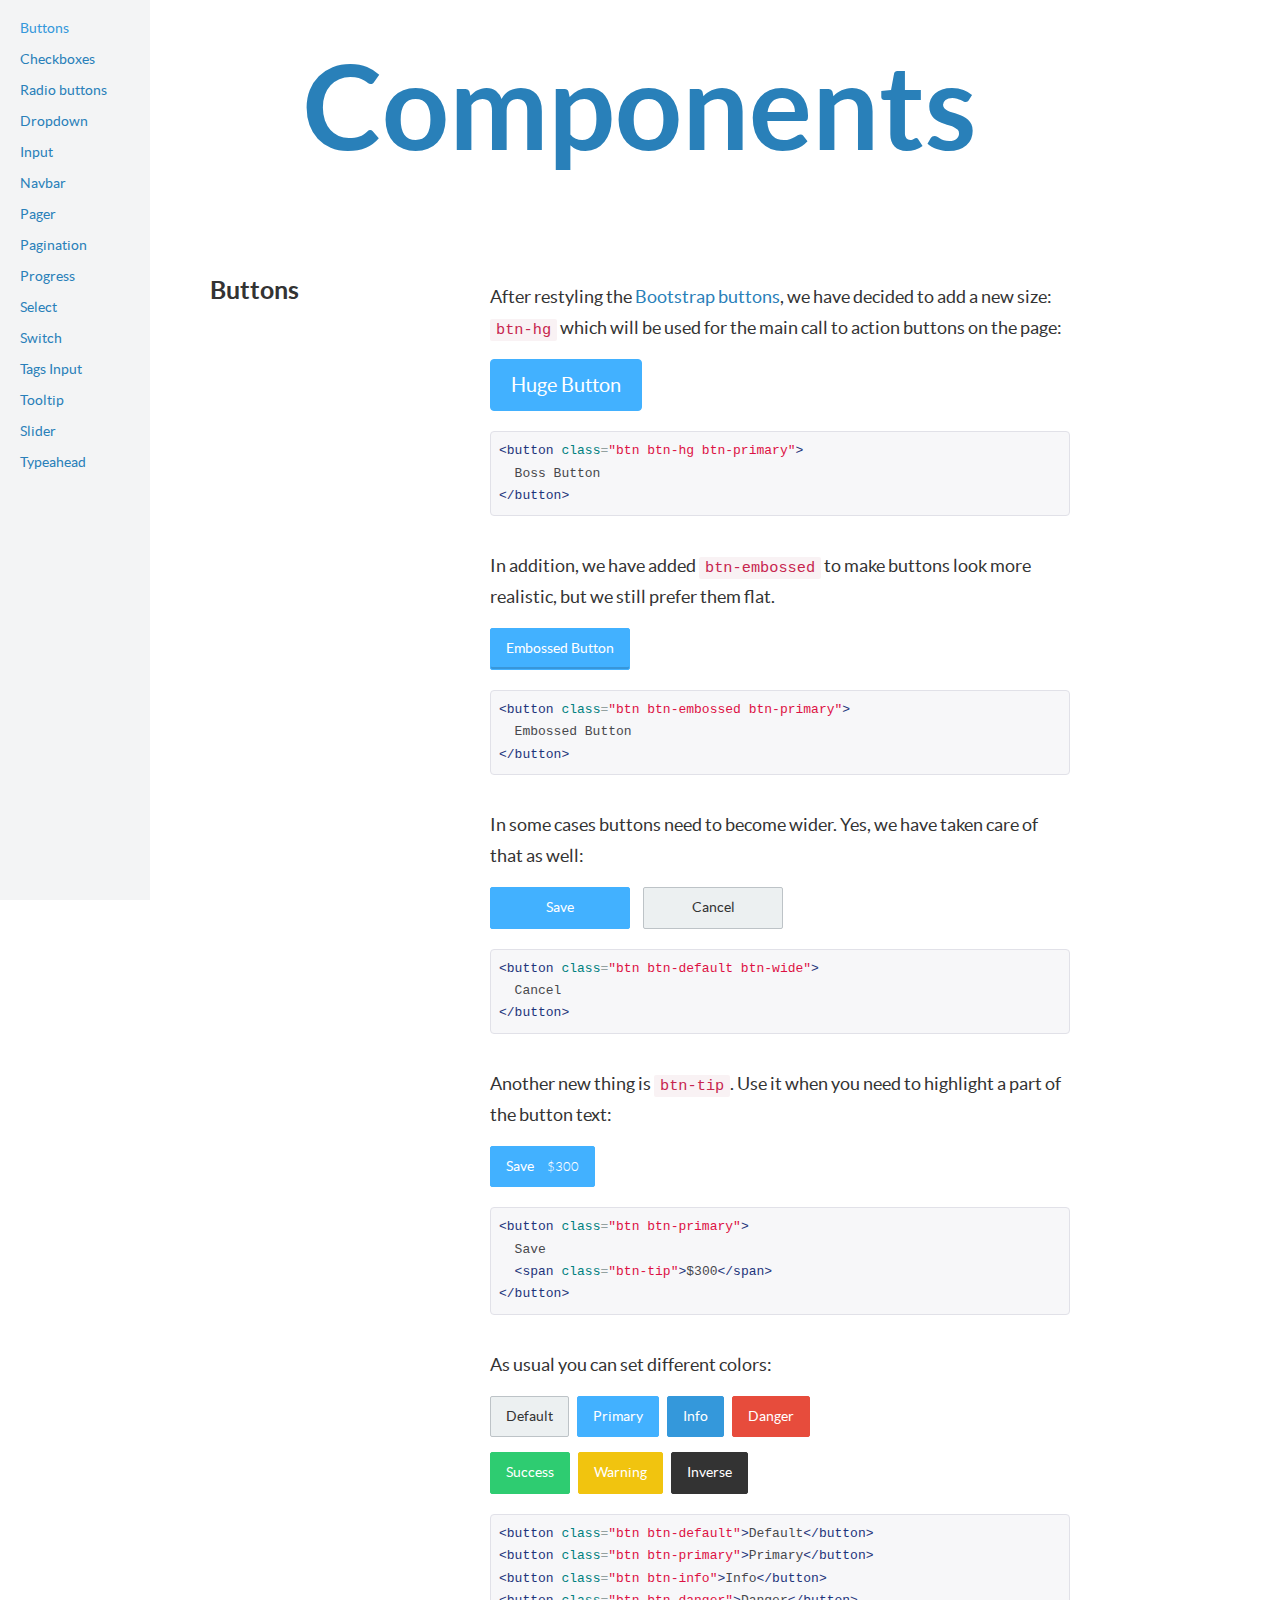
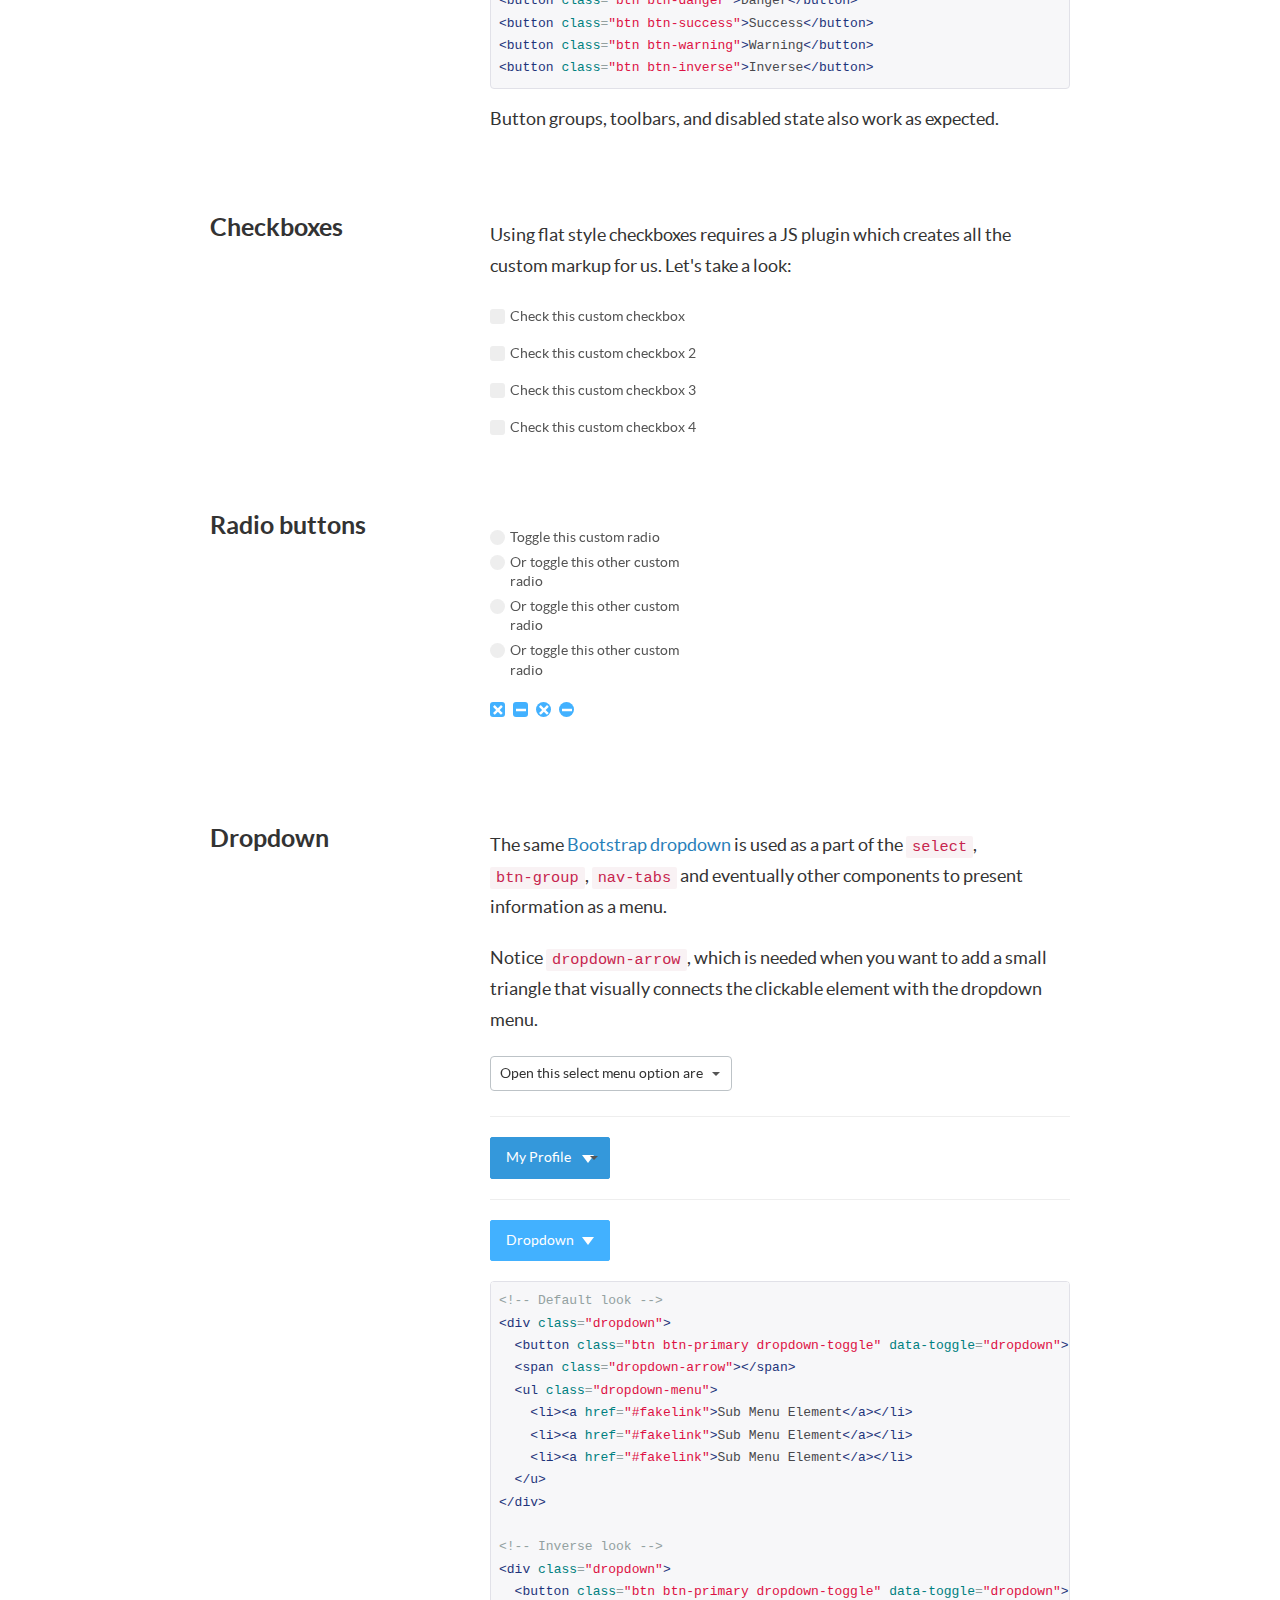
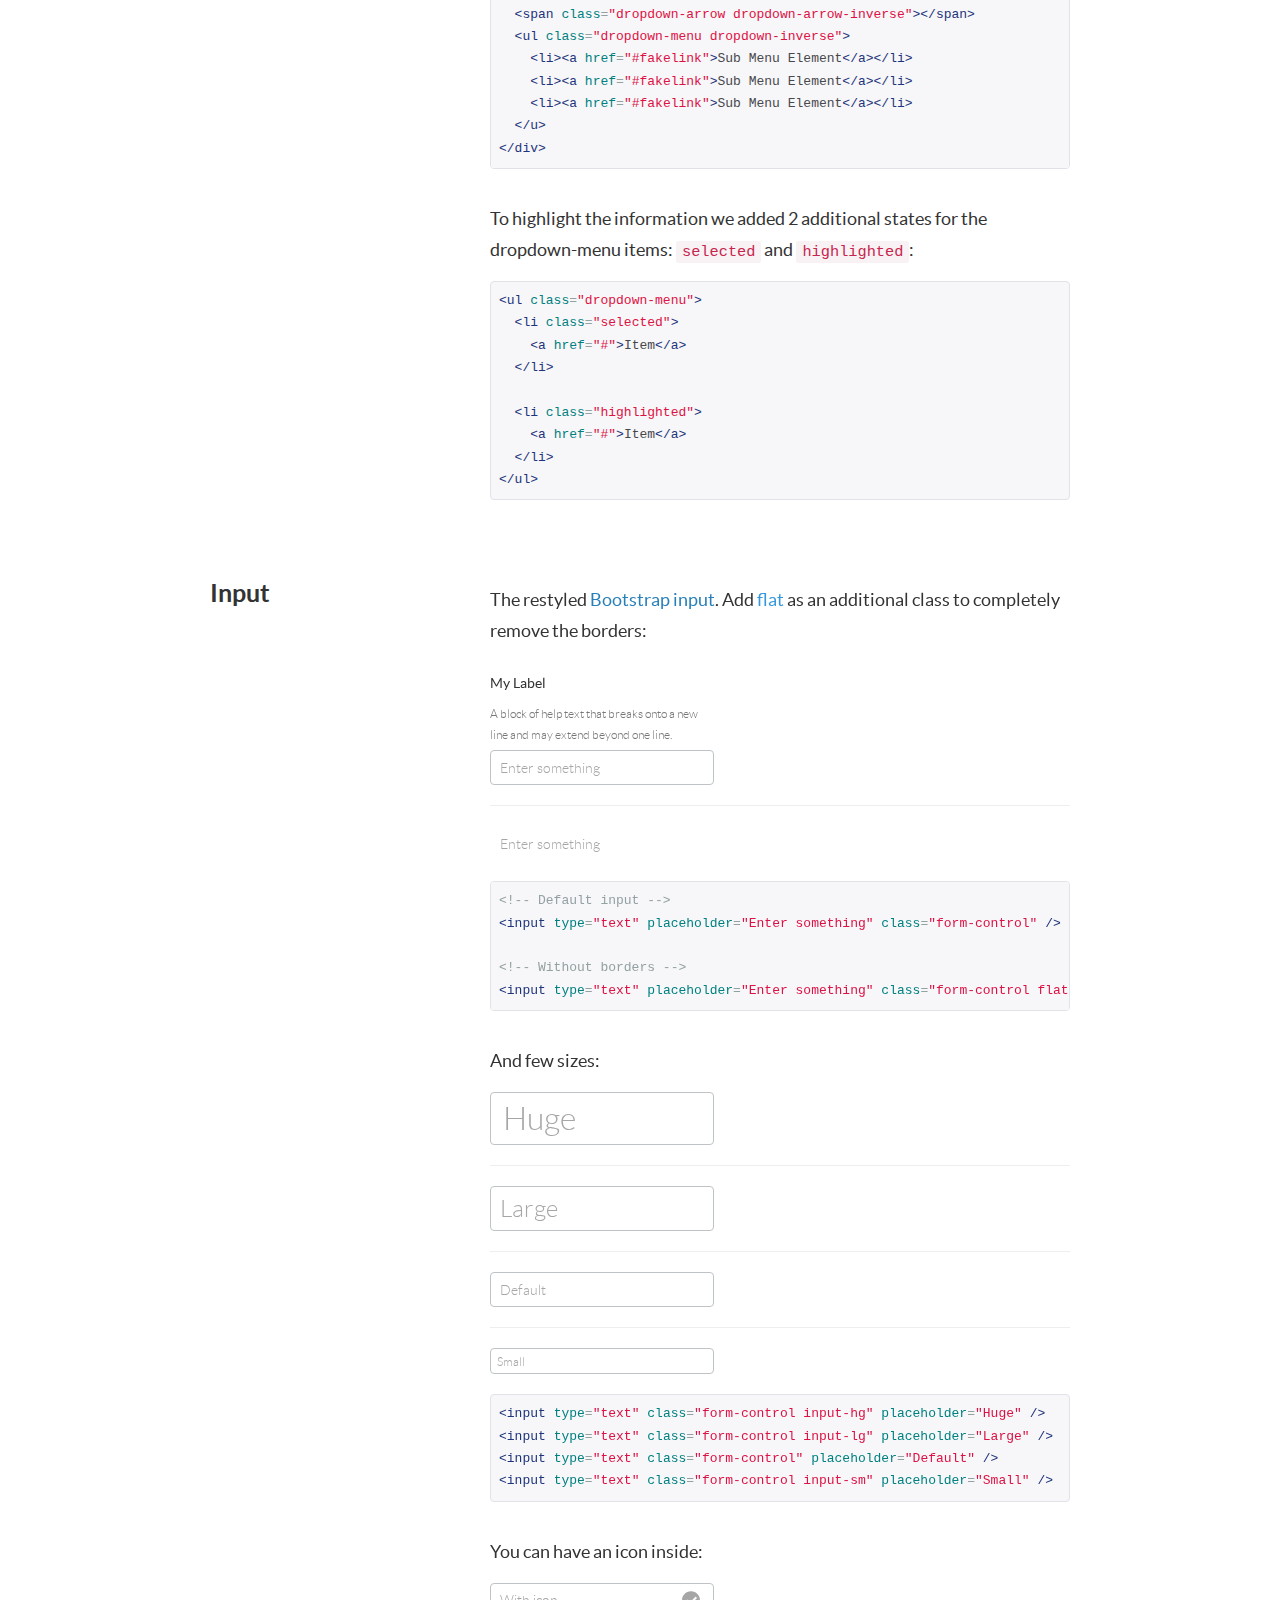
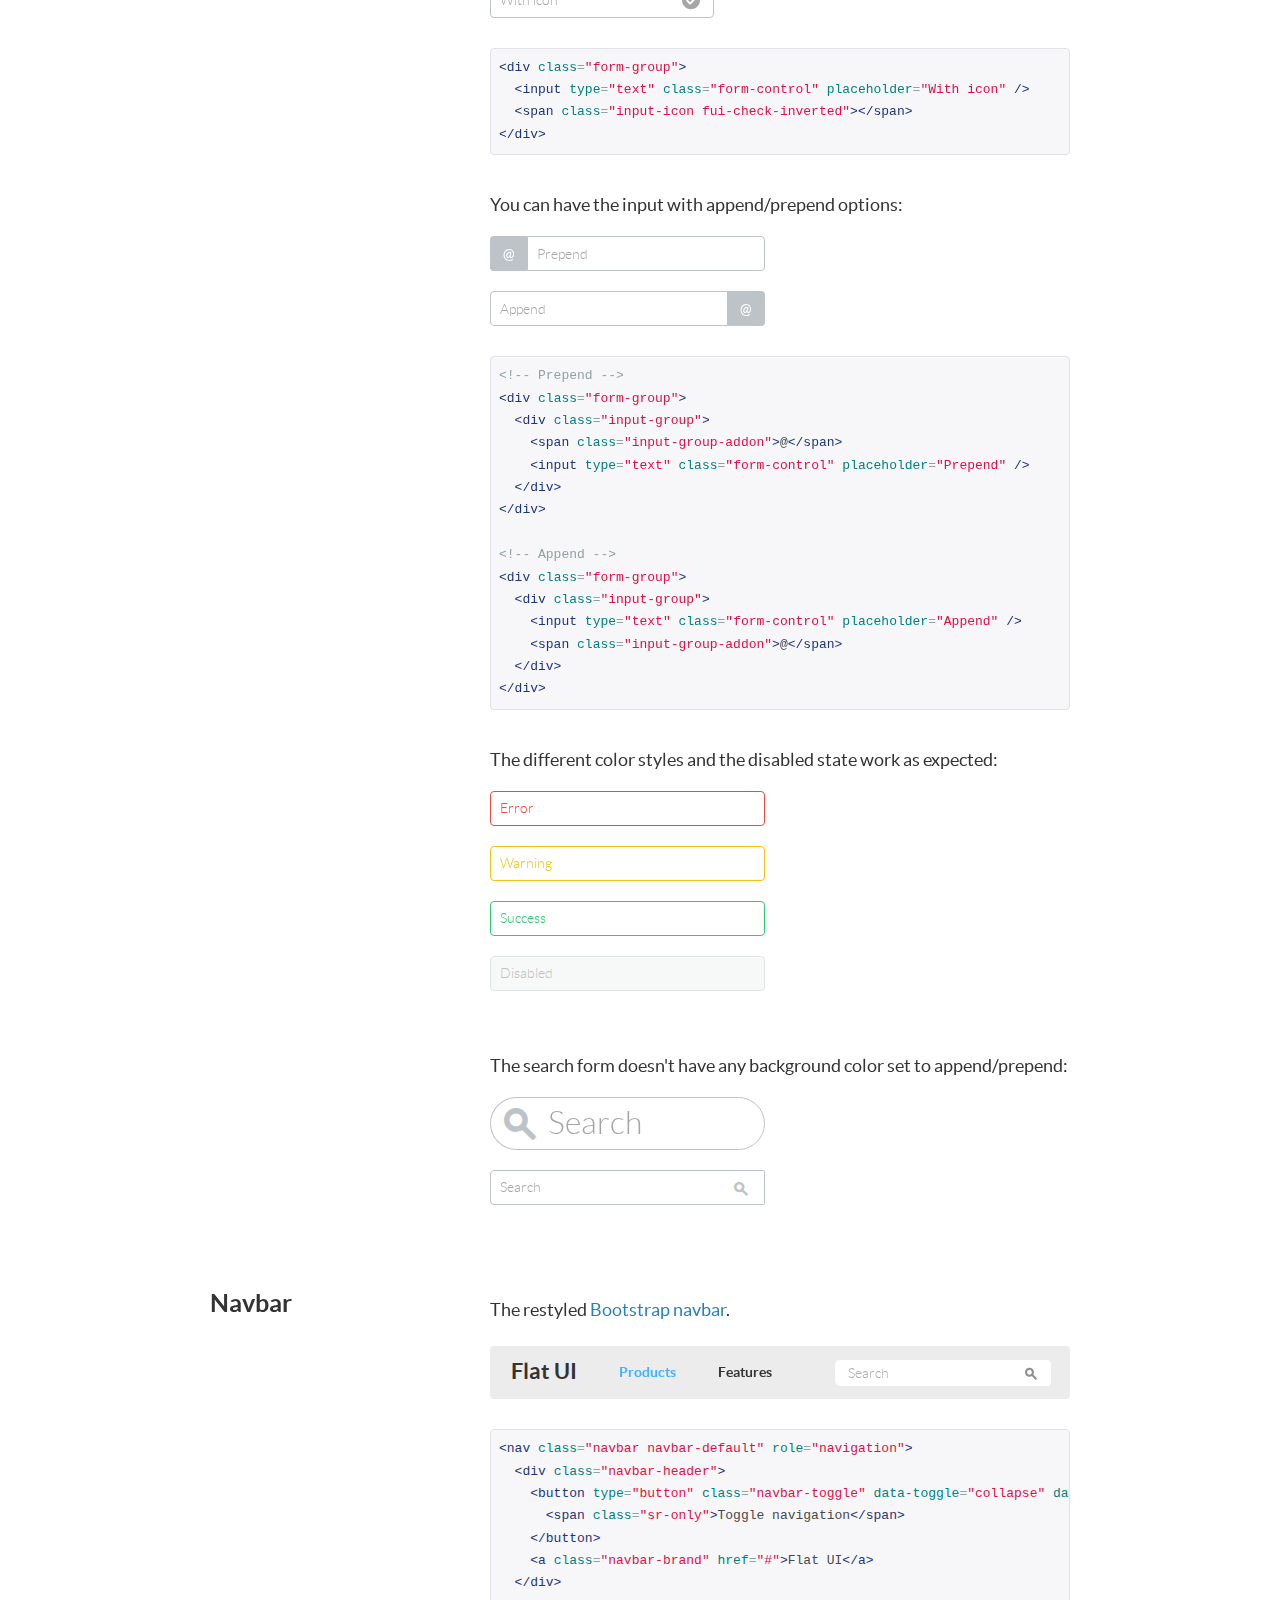
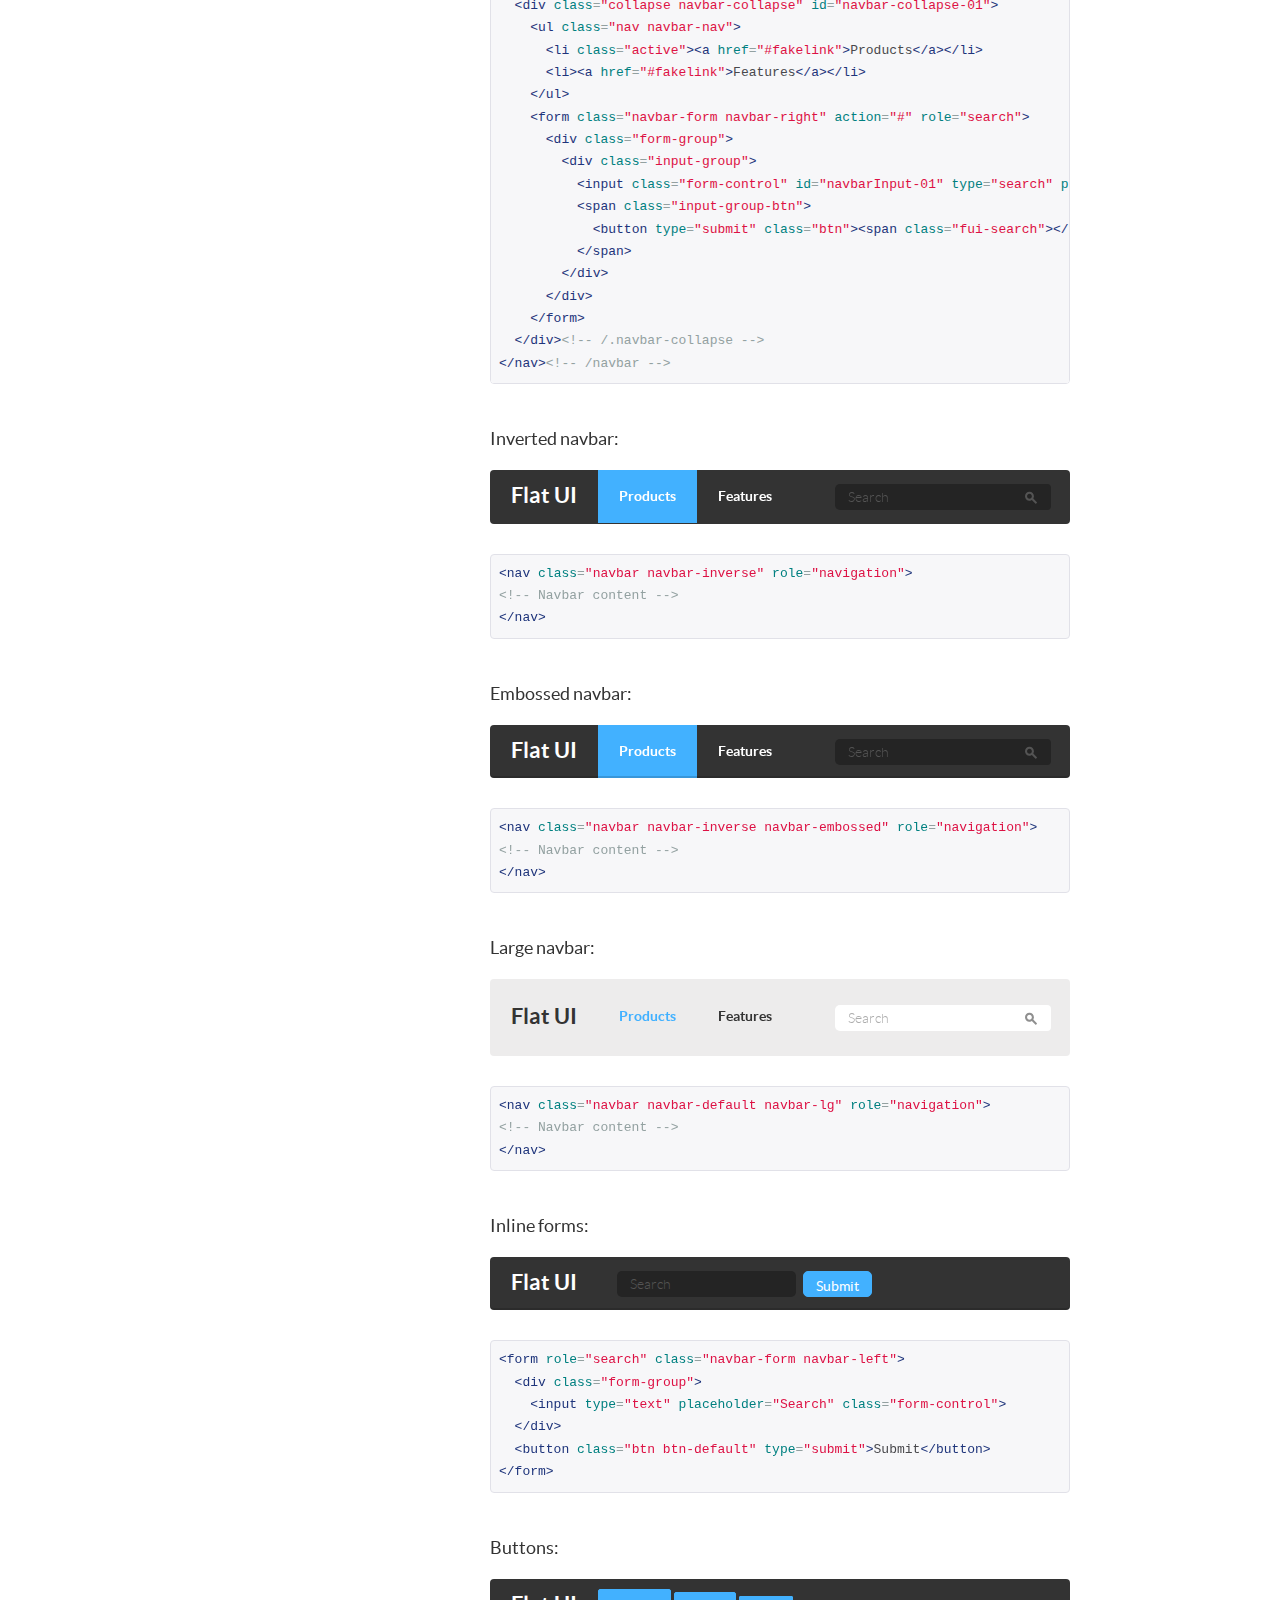
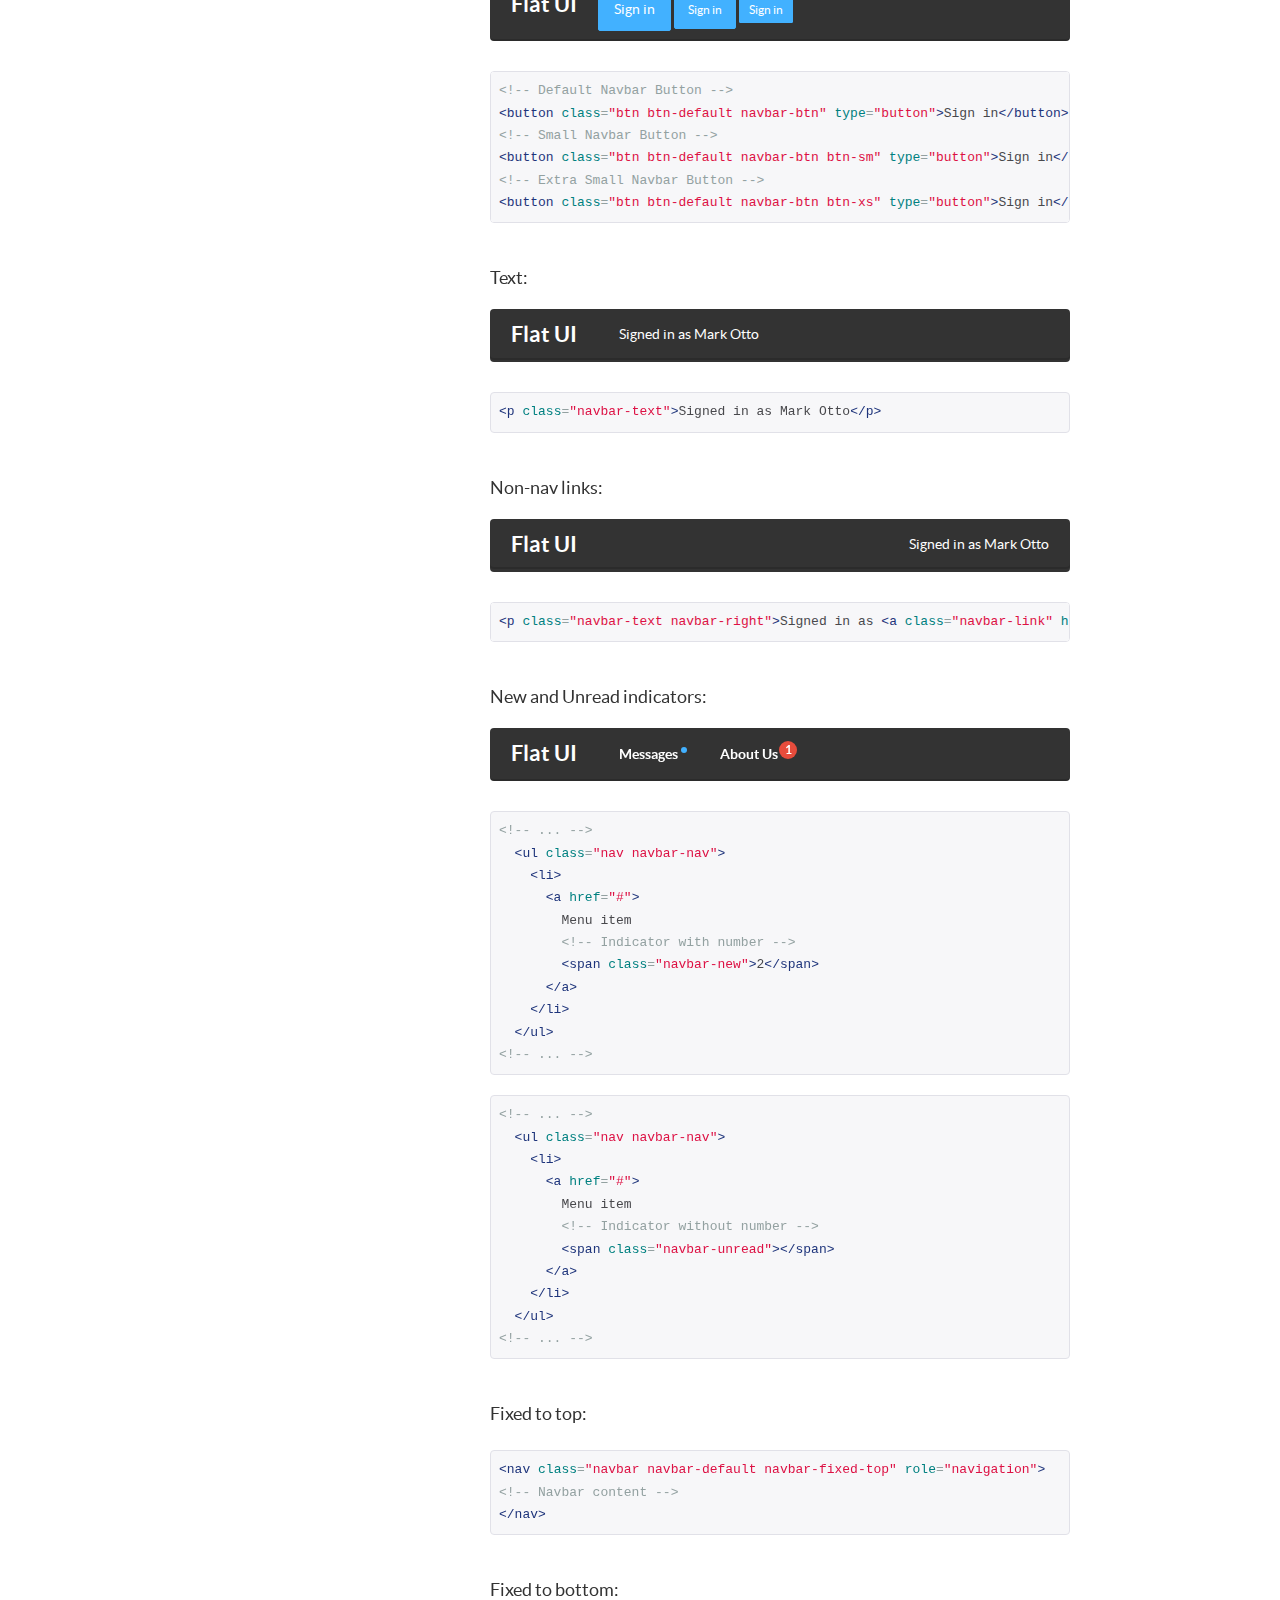
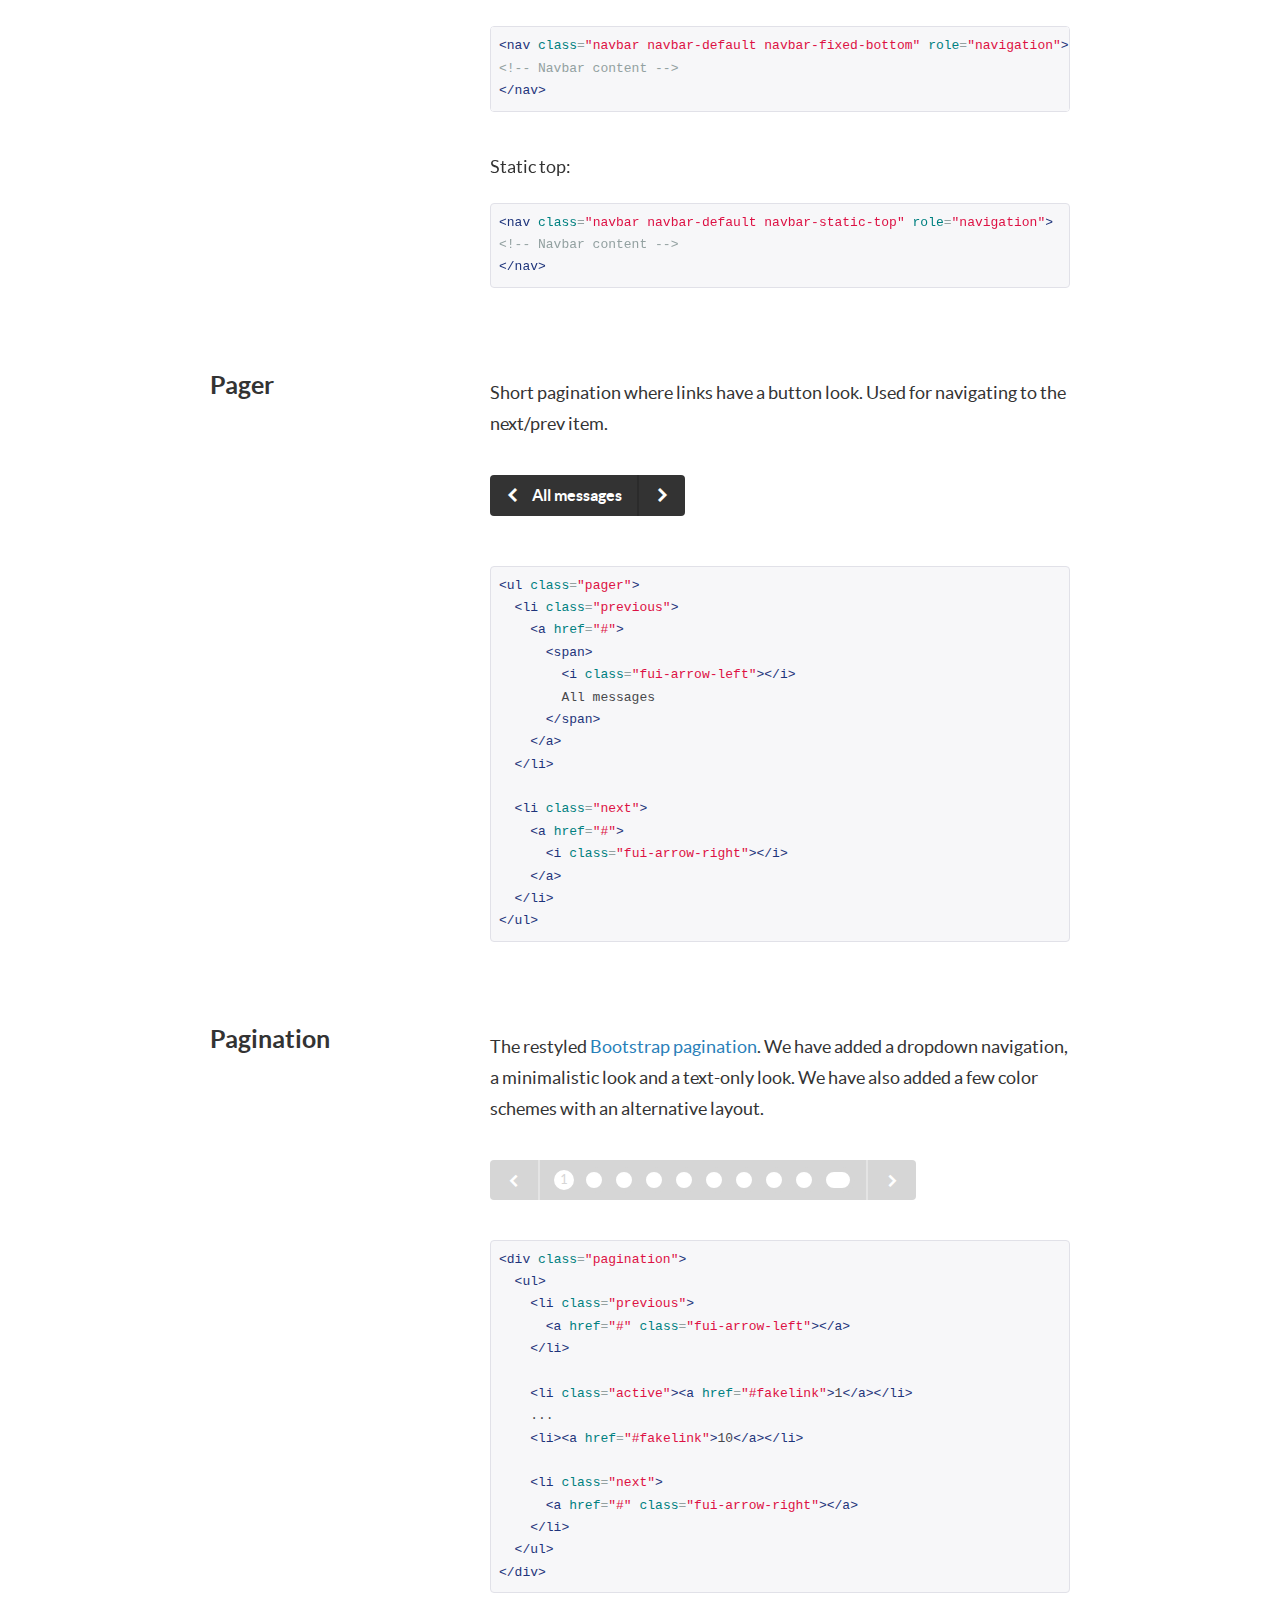
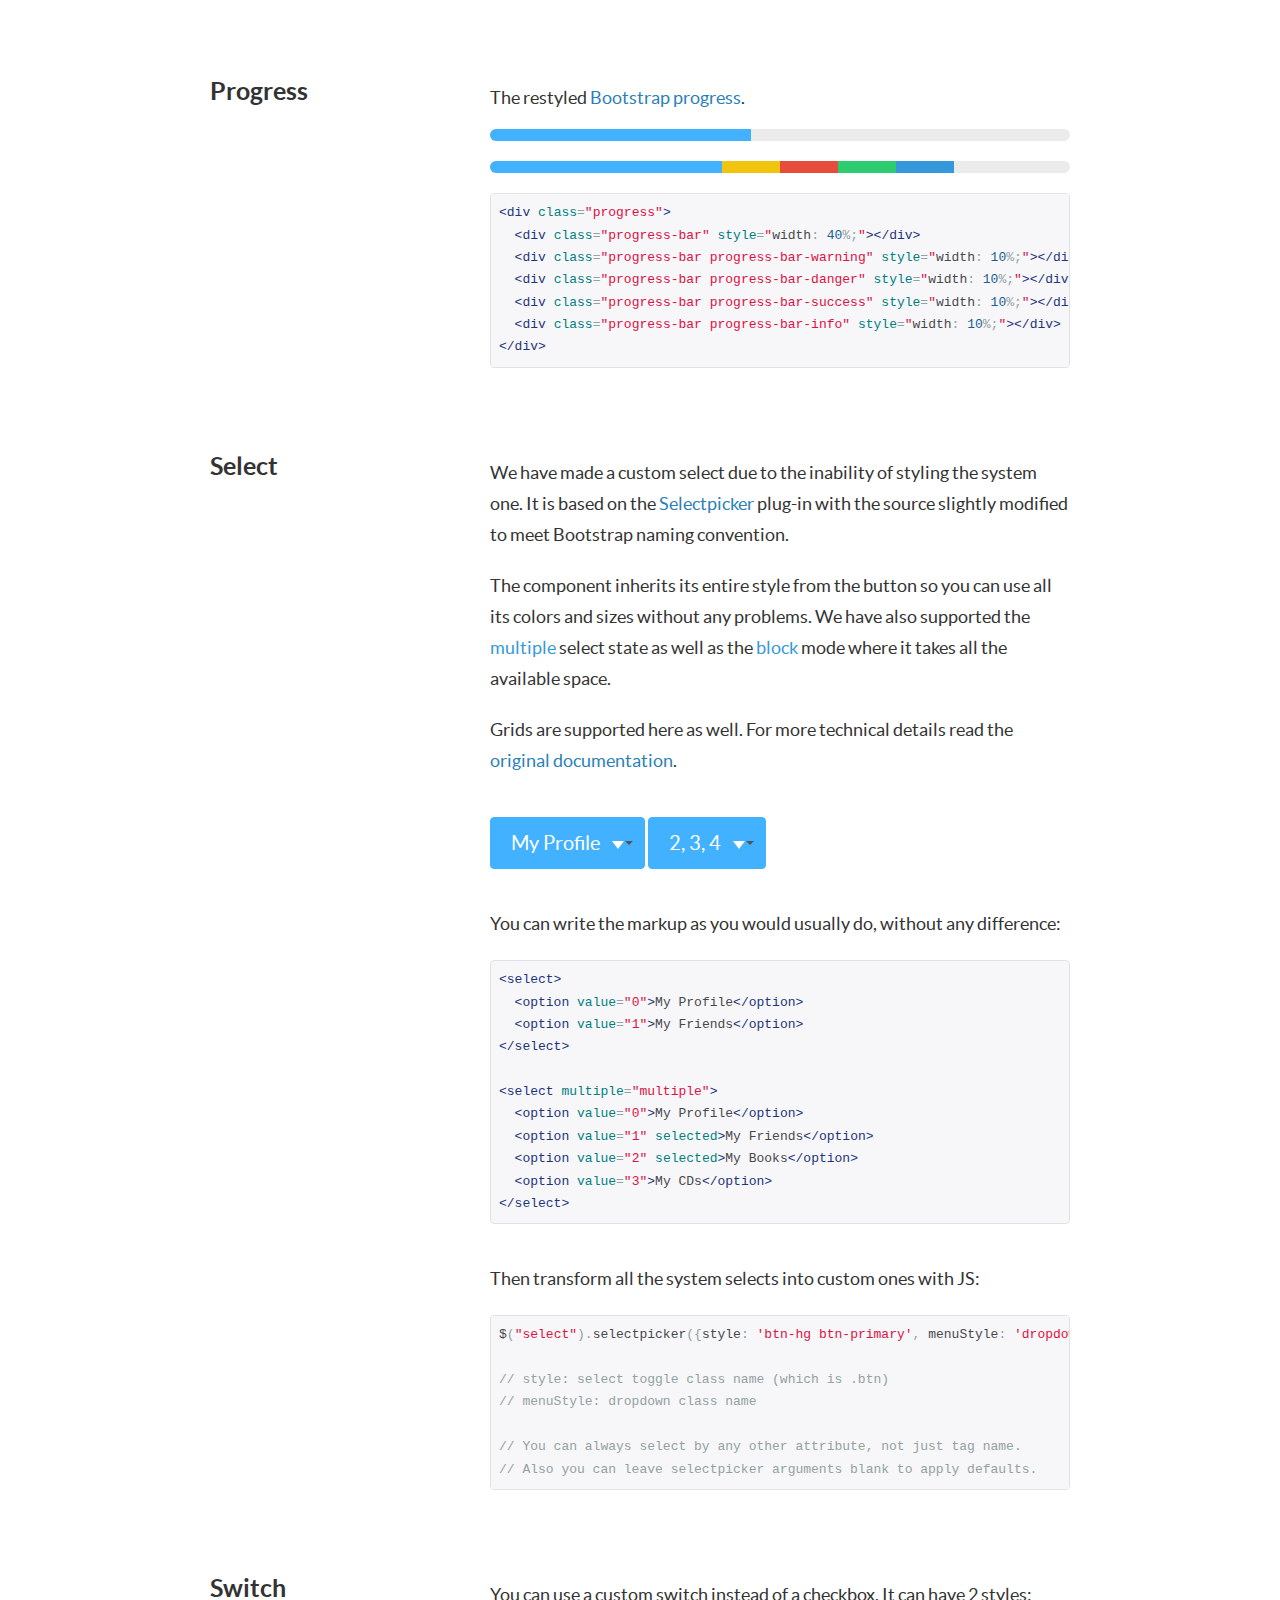
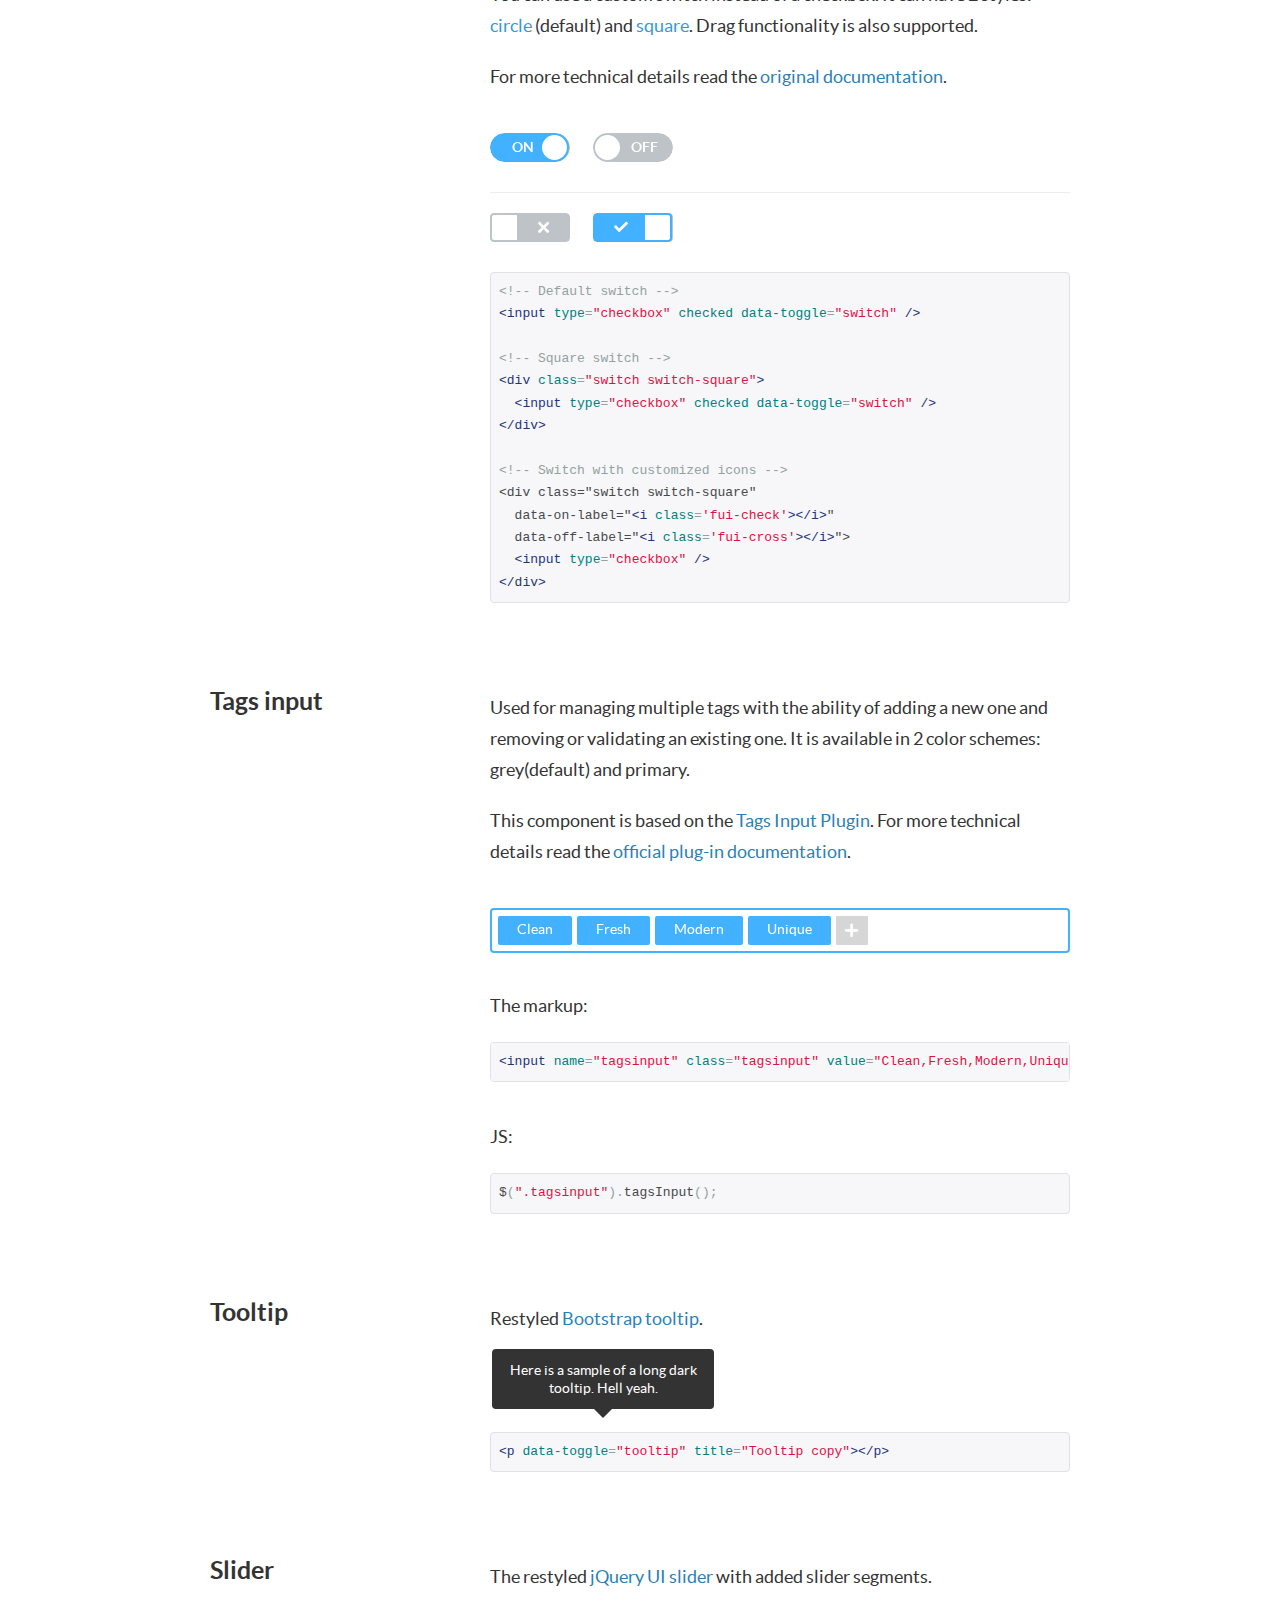
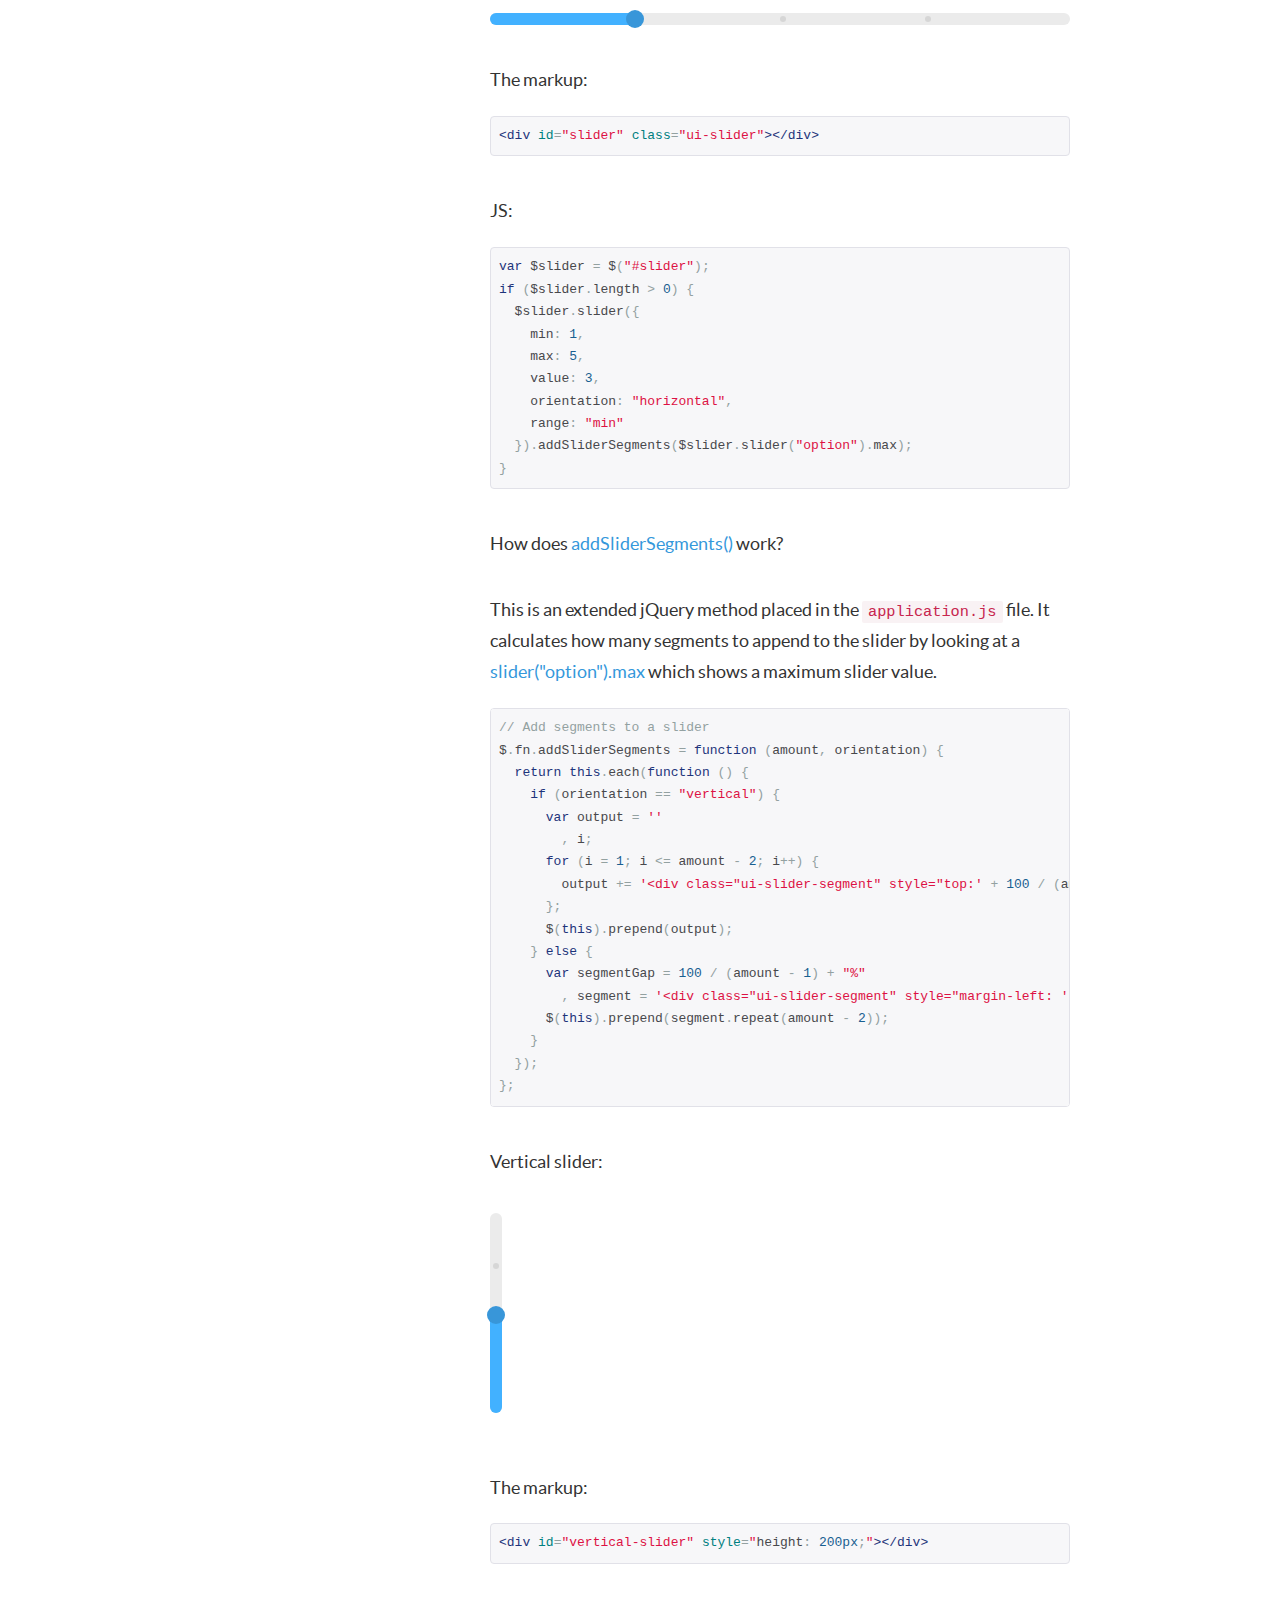
<file: components.html>
<!DOCTYPE html>
<html lang="en">
  <head>
    <meta charset="utf-8">
    <title>Components &middot; Flat UI Free</title>
    <meta name="viewport" content="width=device-width, initial-scale=1.0">

    <!-- Loading Bootstrap -->
    <link href="bootstrap/css/bootstrap.css" rel="stylesheet">
    <link href="bootstrap/css/prettify.css" rel="stylesheet">

    <!-- Loading Flat UI -->
    <!-- <link href="css/flat-ui.css" rel="stylesheet"> -->
    <link href="css/sa_test.css" rel="stylesheet">
    <!--<link href="css/docs.css" rel="stylesheet">-->
    <link href="css/sa_docs.css" rel="stylesheet">

    <link rel="shortcut icon" href="images/favicon.ico">

    <!-- HTML5 shim, for IE6-8 support of HTML5 elements. All other JS at the end of file. -->
    <!--[if lt IE 9]>
      <script src="js/html5shiv.js"></script>
      <script src="js/respond.min.js"></script>
    <![endif]-->
  </head>
  <body>
    <ul class="demo-sidebar hide-on-tablets">
      <li><a href="#fui-button">Buttons</a></li>
      <li><a href="#fui-checkbox">Checkboxes</a></li>
      <li><a href="#fui-radio">Radio buttons</a></li>
      <li><a href="#fui-dropdown">Dropdown</a></li>
      <li><a href="#fui-input">Input</a></li>
      <li><a href="#fui-navbar">Navbar</a></li>
      <li><a href="#fui-pager">Pager</a></li>
      <li><a href="#fui-pagination">Pagination</a></li>
      <li><a href="#fui-progress">Progress</a></li>
      <li><a href="#fui-select">Select</a></li>
      <li><a href="#fui-switch">Switch</a></li>
      <li><a href="#fui-tagsinput">Tags Input</a></li>
      <li><a href="#fui-tooltip">Tooltip</a></li>
      <li><a href="#fui-slider">Slider</a></li>
      <li><a href="#fui-typeahead">Typeahead</a></li>
    </ul> <!-- /nav -->

		<h1 class="demo-headline">Components</h1>		
    <div class="container">    	
    	<div id="fui-button" class="pbl"></div>
    	
      <div class="demo-row">
        <div class="demo-title">
          <h3>Buttons</h3>
        </div>

        <div class="demo-content">
          <p>
            After restyling the <a href="http://getbootstrap.com/css/#buttons">Bootstrap buttons</a>, we have decided to add a new size: <code>btn-hg</code> which will be used for the main call to action buttons on the page:
          </p>
          <p class="mbl">
            <button class="btn btn-hg btn-primary">Huge Button</button>
          </p>
<pre class="prettyprint">
&lt;button class="btn btn-hg btn-primary"&gt;
  Boss Button
&lt;/button&gt;
</pre>

          <p class="ptl">
            In addition, we have added <code>btn-embossed</code> to make buttons look more realistic, but we still prefer them flat.
          </p>
          <p class="mbl">
            <button class="btn btn-embossed btn-primary">Embossed Button</button>
          </p>
<pre class="prettyprint">
&lt;button class="btn btn-embossed btn-primary"&gt;
  Embossed Button
&lt;/button&gt;
</pre>

          <p class="ptl">
            In some cases buttons need to become wider. Yes, we have taken care of that as well:
          </p>
          <p class="mbl">
            <button class="btn btn-wide btn-primary mrm">Save</button>
            <button class="btn btn-wide btn-default">Cancel</button>
          </p>
<pre class="prettyprint">
&lt;button class="btn btn-default btn-wide"&gt;
  Cancel
&lt;/button&gt;
</pre>

          <p class="ptl">
            Another new thing is <code>btn-tip</code>. Use it when you need to highlight a part of the button text:
          </p>
          <p class="mbl">
            <button class="btn btn-primary">
              Save
              <span class="btn-tip">$300</span>
            </button>
          </p>
<pre class="prettyprint">
&lt;button class="btn btn-primary"&gt;
  Save
  &lt;span class="btn-tip"&gt;$300&lt;/span&gt;
&lt;/button&gt;
</pre>

          <p class="ptl">
            As usual you can set different colors:
          </p>
          <p>
	          <button class="btn btn-default mrs">Default</button>
            <button class="btn btn-primary mrs">Primary</button>
            <button class="btn btn-info mrs">Info</button>
            <button class="btn btn-danger mrs">Danger</button>
          </p>
          <p class="mbl">            
            <button class="btn btn-success mrs">Success</button>
            <button class="btn btn-warning mrs">Warning</button>
            <button class="btn btn-inverse mrs">Inverse</button>
          </p>
<pre class="prettyprint">
&lt;button class="btn btn-default"&gt;Default&lt;/button&gt;
&lt;button class="btn btn-primary"&gt;Primary&lt;/button&gt;
&lt;button class="btn btn-info"&gt;Info&lt;/button&gt;
&lt;button class="btn btn-danger"&gt;Danger&lt;/button&gt;
&lt;button class="btn btn-success"&gt;Success&lt;/button&gt;
&lt;button class="btn btn-warning"&gt;Warning&lt;/button&gt;
&lt;button class="btn btn-inverse"&gt;Inverse&lt;/button&gt;
</pre>

          <p>
            Button groups, toolbars, and disabled state also work as expected.
          </p>
        </div>        
      </div><!-- /.demo-row -->
      
			<div id="fui-checkbox" class="pbl"></div>
			
      <div class="demo-row">      	
        <div class="demo-title">
          <h3>Checkboxes</h3>
        </div>

        <div class="demo-content">
          <p>
            Using flat style checkboxes requires a JS plugin which creates all the custom markup for us. Let's take a look:
          </p>
          
            <div class="row">
                <div class="col col-md-5">
                  <label class="control checkbox">
                    <input type="checkbox">
                    <span class="control-indicator"></span>
                    Check this custom checkbox
                  </label>
                  <label class="control checkbox">
                    <input type="checkbox">
                    <span class="control-indicator"></span>
                    Check this custom checkbox 2
                  </label>
                  <label class="control checkbox">
                    <input type="checkbox">
                    <span class="control-indicator"></span>
                    Check this custom checkbox 3
                  </label>
                  <label class="control checkbox">
                    <input type="checkbox">
                    <span class="control-indicator"></span>
                    Check this custom checkbox 4
                  </label>

                </div>

            </div>

        </div> <!-- /.demo-content -->
      </div> <!-- /.demo-row -->
      
      <div id="fui-radio" class="pbl"></div>

      <div class="demo-row">
        <div class="demo-title">
          <h3>Radio buttons</h3>
        </div>
        <div class="demo-content">
            <div class="row">
                <div class="col col-md-5">
                  <label class="control radio">
                    <input type="radio" id="radio1" name="radio">
                    <span class="control-indicator"></span>
                    Toggle this custom radio
                  </label>
                  <label class="control radio">
                    <input type="radio" id="radio2" name="radio">
                    <span class="control-indicator"></span>
                    Or toggle this other custom radio
                  </label>
                   <label class="control radio">
                    <input type="radio" id="radio2" name="radio">
                    <span class="control-indicator"></span>
                    Or toggle this other custom radio
                  </label>
                   <label class="control radio">
                    <input type="radio" id="radio2" name="radio">
                    <span class="control-indicator"></span>
                    Or toggle this other custom radio
                  </label>
                </div>

            </div>

            <div class="row">
              <div class="col col-md-5">
                <label class="control checkbox control-x">
                  <input type="checkbox" checked>
                  <span class="control-indicator"></span>
                </label>
                <label class="control checkbox control-dash">
                  <input type="checkbox" checked>
                  <span class="control-indicator"></span>
                </label>
                <label class="control radio control-x">
                  <input type="radio" id="radioIcon1" name="radio-icon-x" checked>
                  <span class="control-indicator"></span>
                </label>
                <label class="control radio control-dash">
                  <input type="radio" id="radioIcon2" name="radio-icon-dash" checked>
                  <span class="control-indicator"></span>
                </label>
              </div>
            </div>
        
        </div> <!-- /.demo-content -->
      </div> <!-- /.demo-row -->
    </div><!-- /.container -->

		

    <div class="container ptl">    	
    	<div id="fui-dropdown" class="pbl"></div>
    
      <div class="demo-row">
        <div class="demo-title">
          <h3>Dropdown</h3>
        </div>

        <div class="demo-content">
          <p class="mbl">
            The same <a href="http://getbootstrap.com/components/#dropdowns">Bootstrap dropdown</a> is used as a part of the <code>select</code>, <code>btn-group</code>, <code>nav-tabs</code> and eventually other components to present information as a menu.
          </p>

          <p class="mbl">
            Notice <code>dropdown-arrow</code>, which is needed when you want to add a small triangle that visually connects the clickable element with the dropdown menu.
          </p>
          <label class="select">
            <select>
              <option selected>Open this select menu option are</option>
              <option value="1">One</option>
              <option value="2">Two</option>
              <option value="3">Three</option>
            </select>
          </label>

          <hr>

          <select name="info" class="mbn">
            <optgroup label="Profile">
              <option value="0">My Profile</option>
              <option value="1">My Friends</option>
            </optgroup>
            <optgroup label="System">
              <option value="2">Messages</option>
              <option value="3">My Settings</option>
              <option value="4" class="highlighted">Logout</option>
            </optgroup>
          </select>

          <hr/>
          
          <div class="row">
          	<div class="col-md-3">
	          	<div class="dropdown">
		          	<button class="btn btn-primary dropdown-toggle" data-toggle="dropdown">Dropdown<span class="caret"></span></button>
							  <span class="dropdown-arrow dropdown-arrow-inverse"></span>
		            <ul class="dropdown-menu dropdown-inverse">
		              <li><a href="#fakelink">Sub Menu Element</a></li>
		              <li><a href="#fakelink">Sub Menu Element</a></li>
		              <li><a href="#fakelink">Sub Menu Element</a></li>
		            </ul>
							</div>
          	</div>
          </div>
          

          <div class="pvl">
<pre class="prettyprint">
&lt;!-- Default look --&gt;
&lt;div class="dropdown"&gt;
  &lt;button class="btn btn-primary dropdown-toggle" data-toggle="dropdown">Dropdown&lt;span class="caret"&gt;&lt;/span&gt;&lt;/button&gt;
  &lt;span class="dropdown-arrow"&gt;&lt;/span&gt;
  &lt;ul class="dropdown-menu"&gt;
    &lt;li&gt;&lt;a href="#fakelink">Sub Menu Element&lt;/a&gt;&lt;/li&gt;
    &lt;li&gt;&lt;a href="#fakelink">Sub Menu Element&lt;/a&gt;&lt;/li&gt;
    &lt;li&gt;&lt;a href="#fakelink">Sub Menu Element&lt;/a&gt;&lt;/li&gt;
  &lt;/u&gt;
&lt;/div&gt;

&lt;!-- Inverse look --&gt;
&lt;div class="dropdown"&gt;
  &lt;button class="btn btn-primary dropdown-toggle" data-toggle="dropdown">Dropdown&lt;span class="caret"&gt;&lt;/span&gt;&lt;/button&gt;
  &lt;span class="dropdown-arrow dropdown-arrow-inverse"&gt;&lt;/span&gt;
  &lt;ul class="dropdown-menu dropdown-inverse"&gt;
    &lt;li&gt;&lt;a href="#fakelink">Sub Menu Element&lt;/a&gt;&lt;/li&gt;
    &lt;li&gt;&lt;a href="#fakelink">Sub Menu Element&lt;/a&gt;&lt;/li&gt;
    &lt;li&gt;&lt;a href="#fakelink">Sub Menu Element&lt;/a&gt;&lt;/li&gt;
  &lt;/u&gt;
&lt;/div&gt;
</pre>
          </div>

          <p>
            To highlight the information we added 2 additional states for the dropdown-menu items: <code>selected</code> and <code>highlighted</code>:
          </p>
<pre class="prettyprint">
&lt;ul class="dropdown-menu"&gt;
  &lt;li class="selected"&gt;
    &lt;a href="#"&gt;Item&lt;/a&gt;
  &lt;/li&gt;

  &lt;li class="highlighted"&gt;
    &lt;a href="#"&gt;Item&lt;/a&gt;
  &lt;/li&gt;
&lt;/ul&gt;
</pre>
        </div> <!-- /.demo-content -->
      </div> <!-- /.demo-row -->

			<div id="fui-input" class="pbl"></div>

      <div class="demo-row">
        <div class="demo-title">
          <h3>Input</h3>
        </div>

        <div class="demo-content">
          <p class="mbl">
            The restyled <a href="http://getbootstrap.com/css/#forms">Bootstrap input</a>. Add <span class="text-info">flat</span> as an additional class to completely remove the borders:
          </p>
					
					<div class="row">
						<div class="col-lg-5">
              <label>My Label</label>
              <span class="help-block">A block of help text that breaks onto a new line and may extend beyond one line.</span>
							<input type="text" value="" placeholder="Enter something" class="form-control" />
						</div>
					</div>
					<hr />
					<div class="row">
						<div class="col-lg-5">
							<input type="text" value="" placeholder="Enter something" class="form-control flat" />
						</div>
					</div>
<pre class="prettyprint mtl">
&lt;!-- Default input --&gt;
&lt;input type="text" placeholder="Enter something" class="form-control" /&gt;

&lt;!-- Without borders --&gt;
&lt;input type="text" placeholder="Enter something" class="form-control flat" /&gt;
</pre>

          <p class="ptl">And few sizes:</p>
          <div class="row">
          	<div class="col-lg-5">
	          	<input type="text" value="" placeholder="Huge" class="form-control input-hg" />
          	</div>
          </div>
          <hr />
          <div class="row">
          	<div class="col-lg-5">
	          	<input type="text" value="" placeholder="Large" class="form-control input-lg" />
          	</div>
          </div>
          <hr />
          <div class="row">
          	<div class="col-lg-5">
	          	<input type="text" value="" placeholder="Default" class="form-control" />
          	</div>
          </div>
          <hr />
          <div class="row">
          	<div class="col-lg-5">
	          	<input type="text" value="" placeholder="Small" class="form-control input-sm" />
          	</div>
          </div>
<pre class="prettyprint mtl">
&lt;input type="text" class="form-control input-hg" placeholder="Huge" /&gt;
&lt;input type="text" class="form-control input-lg" placeholder="Large" /&gt;
&lt;input type="text" class="form-control" placeholder="Default" /&gt;
&lt;input type="text" class="form-control input-sm" placeholder="Small" /&gt;
</pre>

          <p class="ptl">You can have an icon inside:</p>
          <div class="row">
          	<div class="col-lg-5">
	          	<div class="form-group">
	              <input type="text" value="" placeholder="With icon" class="form-control" />
	              <span class="input-icon fui-check-inverted"></span>
	            </div>
          	</div>            
          </div>
<pre class="prettyprint mtm">
&lt;div class="form-group"&gt;
  &lt;input type="text" class="form-control" placeholder="With icon" /&gt;
  &lt;span class="input-icon fui-check-inverted"&gt;&lt;/span&gt;
&lt;/div&gt;
</pre>

        <p class="ptl">You can have the input with append/prepend options:</p>
          <div class="row">
            <div class="col-lg-6">
              <div class="form-group">
                <div class="input-group">
                  <span class="input-group-addon">@</span>
                  <input class="form-control" type="text" placeholder="Prepend" />
                </div>
              </div>              
            </div>
          </div>
          
          <div class="row">
            <div class="col-lg-6">
              <div class="form-group">
                <div class="input-group">                 
                  <input class="form-control" type="text" placeholder="Append" />
                  <span class="input-group-addon">@</span>
                </div>
              </div>              
            </div>
          </div>

<pre class="prettyprint mtm">
&lt;!-- Prepend --&gt;
&lt;div class="form-group"&gt;
  &lt;div class="input-group"&gt;
    &lt;span class="input-group-addon"&gt;@&lt;/span&gt;
    &lt;input type="text" class="form-control" placeholder="Prepend" /&gt;
  &lt;/div&gt;  
&lt;/div&gt;

&lt;!-- Append --&gt;
&lt;div class="form-group"&gt;
  &lt;div class="input-group"&gt;
    &lt;input type="text" class="form-control" placeholder="Append" /&gt;
    &lt;span class="input-group-addon"&gt;@&lt;/span&gt;
  &lt;/div&gt;
&lt;/div&gt;
</pre>

          <p class="ptl">
            The different color styles and the disabled state work as expected:
            <div class="row">
            	<div class="col-lg-6">
	            	<div class="form-group has-error">
		              <input class="form-control" type="text" placeholder="Error" />
		            </div>
            	</div>
            </div>
            <div class="row">
            	<div class="col-lg-6">
	            	<div class="form-group has-warning">
		              <input class="form-control" type="text" placeholder="Warning" />
		            </div>
            	</div>
            </div>
            <div class="row">
            	<div class="col-lg-6">
	            	<div class="form-group has-success">
		              <input class="form-control" type="text" placeholder="Success" />
		            </div>
            	</div>
            </div>
            <div class="row">
            	<div class="col-lg-6">
	            	<div class="form-group">
		              <input class="form-control" type="text" placeholder="Disabled" disabled />
		            </div>
            	</div>
            </div>
          </p>

          <p class="ptl mtl">
            The search form doesn't have any background color set to append/prepend:
          </p>
          <div class="row">
            <div class="col-lg-6">
              <div class="form-group">
                <div class="input-group input-group-hg input-group-rounded">
                  <span class="input-group-btn">
                    <button type="submit" class="btn"><span class="fui-search"></span></button>
                  </span>              
                  <input type="text" class="form-control" placeholder="Search" id="search-query-2">
                </div>
              </div>
            </div>
          </div>          

          <div class="row">
            <div class="col-lg-6">
              <div class="form-group">
                <div class="input-group">                               
                  <input type="text" class="form-control" placeholder="Search" id="search-query-3">
                  <span class="input-group-btn">
                    <button type="submit" class="btn"><span class="fui-search"></span></button>
                  </span>
                </div>
              </div>
            </div>
          </div>
          
        </div> <!-- /.demo-content -->
      </div> <!-- /.demo-row -->

			<div id="fui-navbar" class="pbl"></div>

      <div class="demo-row">
        <div class="demo-title">
          <h3>Navbar</h3>
        </div>
        <div class="demo-content">
          <p class="mbl">
            The restyled <a href="http://getbootstrap.com/components/#navbar">Bootstrap navbar</a>.
          </p>

          <nav class="navbar navbar-default" role="navigation">
            <div class="navbar-header">
              <button type="button" class="navbar-toggle" data-toggle="collapse" data-target="#navbar-collapse-01">
                <span class="sr-only">Toggle navigation</span>
              </button>
              <a class="navbar-brand" href="#">Flat UI</a>
            </div>
            <div class="collapse navbar-collapse" id="navbar-collapse-01">
              <ul class="nav navbar-nav">           
                <li class="active"><a href="#fakelink">Products</a></li>
                <li><a href="#fakelink">Features</a></li>
               </ul>          
              <form class="navbar-form navbar-right" action="#" role="search" style="width: 250px">
                <div class="form-group">
                  <div class="input-group">
                    <input class="form-control" id="navbarInput-01" type="search" placeholder="Search">
                    <span class="input-group-btn">
                      <button type="submit" class="btn"><span class="fui-search"></span></button>
                    </span>            
                  </div>
                </div>               
              </form>
            </div><!-- /.navbar-collapse -->
          </nav><!-- /navbar -->
          
<pre class="prettyprint mvl">
&lt;nav class="navbar navbar-default" role="navigation"&gt;
  &lt;div class="navbar-header"&gt;
    &lt;button type="button" class="navbar-toggle" data-toggle="collapse" data-target="#navbar-collapse-01"&gt;
      &lt;span class="sr-only"&gt;Toggle navigation&lt;/span&gt;
    &lt;/button&gt;
    &lt;a class="navbar-brand" href="#"&gt;Flat UI&lt;/a&gt;
  &lt;/div&gt;
  &lt;div class="collapse navbar-collapse" id="navbar-collapse-01"&gt;
    &lt;ul class="nav navbar-nav"&gt;           
      &lt;li class="active"&gt;&lt;a href="#fakelink"&gt;Products&lt;/a&gt;&lt;/li&gt;
      &lt;li&gt;&lt;a href="#fakelink"&gt;Features&lt;/a&gt;&lt;/li&gt;
    &lt;/ul&gt;           
    &lt;form class="navbar-form navbar-right" action="#" role="search"&gt;
      &lt;div class="form-group"&gt;
        &lt;div class="input-group"&gt;
          &lt;input class="form-control" id="navbarInput-01" type="search" placeholder="Search"&gt;
          &lt;span class="input-group-btn"&gt;
            &lt;button type="submit" class="btn"&gt;&lt;span class="fui-search"&gt;&lt;/span&gt;&lt;/button&gt;
          &lt;/span&gt;            
        &lt;/div&gt;
      &lt;/div&gt;               
    &lt;/form&gt;
  &lt;/div>&lt;!-- /.navbar-collapse --&gt;
&lt;/nav>&lt;!-- /navbar --&gt;
</pre>

        <p class="ptl">Inverted navbar:</p>
        <nav class="navbar navbar-inverse" role="navigation">
          <div class="navbar-header">
            <button type="button" class="navbar-toggle" data-toggle="collapse" data-target="#navbar-collapse-02">
              <span class="sr-only">Toggle navigation</span>
            </button>
            <a class="navbar-brand" href="#">Flat UI</a>
          </div>
          <div class="collapse navbar-collapse" id="navbar-collapse-02">
            <ul class="nav navbar-nav">           
              <li class="active"><a href="#fakelink">Products</a></li>
              <li><a href="#fakelink">Features</a></li>
             </ul>          
            <form class="navbar-form navbar-right" action="#" role="search" style="width: 250px">
              <div class="form-group">
                <div class="input-group">
                  <input class="form-control" id="navbarInput-01" type="search" placeholder="Search">
                  <span class="input-group-btn">
                    <button type="submit" class="btn"><span class="fui-search"></span></button>
                  </span>            
                </div>
              </div>               
            </form>
          </div><!-- /.navbar-collapse -->
        </nav><!-- /navbar -->

<pre class="prettyprint mvl">
&lt;nav class="navbar navbar-inverse" role="navigation"&gt;
&lt;!-- Navbar content --&gt;
&lt;/nav&gt;
</pre>


        <p class="ptl">Embossed navbar:</p>
        <nav class="navbar navbar-inverse navbar-embossed" role="navigation">
          <div class="navbar-header">
            <button type="button" class="navbar-toggle" data-toggle="collapse" data-target="#navbar-collapse-02">
              <span class="sr-only">Toggle navigation</span>
            </button>
            <a class="navbar-brand" href="#">Flat UI</a>
          </div>
          <div class="collapse navbar-collapse" id="navbar-collapse-02">
            <ul class="nav navbar-nav">           
              <li class="active"><a href="#fakelink">Products</a></li>
              <li><a href="#fakelink">Features</a></li>
             </ul>          
            <form class="navbar-form navbar-right" action="#" role="search" style="width: 250px">
              <div class="form-group">
                <div class="input-group">
                  <input class="form-control" id="navbarInput-01" type="search" placeholder="Search">
                  <span class="input-group-btn">
                    <button type="submit" class="btn"><span class="fui-search"></span></button>
                  </span>            
                </div>
              </div>               
            </form>
          </div><!-- /.navbar-collapse -->
        </nav><!-- /navbar -->

<pre class="prettyprint mvl">
&lt;nav class="navbar navbar-inverse navbar-embossed" role="navigation"&gt;
&lt;!-- Navbar content --&gt;
&lt;/nav&gt;
</pre>

        <p class="ptl">Large navbar:</p>
        <nav class="navbar navbar-default navbar-lg" role="navigation">
          <div class="navbar-header">
            <button type="button" class="navbar-toggle" data-toggle="collapse" data-target="#navbar-collapse-03">
              <span class="sr-only">Toggle navigation</span>
            </button>
            <a class="navbar-brand" href="#">Flat UI</a>
          </div>
          <div class="collapse navbar-collapse" id="navbar-collapse-03">
            <ul class="nav navbar-nav">           
              <li class="active"><a href="#fakelink">Products</a></li>
              <li><a href="#fakelink">Features</a></li>
             </ul>          
            <form class="navbar-form navbar-right" action="#" role="search" style="width: 250px">
              <div class="form-group">
                <div class="input-group">
                  <input class="form-control" id="navbarInput-01" type="search" placeholder="Search">
                  <span class="input-group-btn">
                    <button type="submit" class="btn"><span class="fui-search"></span></button>
                  </span>            
                </div>
              </div>               
            </form>
          </div><!-- /.navbar-collapse -->
        </nav><!-- /navbar -->
        
<pre class="prettyprint mvl">
&lt;nav class="navbar navbar-default navbar-lg" role="navigation"&gt;
&lt;!-- Navbar content --&gt;
&lt;/nav&gt;
</pre>      

        <p class="ptl">Inline forms:</p>
        <nav role="navigation" class="navbar navbar-inverse navbar-embossed">
          <div class="navbar-header">
            <button data-target="#navbar-collapse-04" data-toggle="collapse" class="navbar-toggle" type="button">
              <span class="sr-only">Toggle navigation</span>
            </button>
            <a href="#" class="navbar-brand">Flat UI</a>
          </div>
          <div id="navbar-collapse-04" class="collapse navbar-collapse">
            <form role="search" class="navbar-form navbar-left">
              <div class="form-group">
                <input type="text" placeholder="Search" class="form-control">
              </div>
              <button class="btn btn-default" type="submit">Submit</button>
            </form>
          </div>
        </nav>  

<pre class="prettyprint mvl">
&lt;form role="search" class="navbar-form navbar-left"&gt;
  &lt;div class="form-group"&gt;
    &lt;input type="text" placeholder="Search" class="form-control"&gt;
  &lt;/div&gt;
  &lt;button class="btn btn-default" type="submit"&gt;Submit&lt;/button&gt;
&lt;/form&gt;
</pre>

        <p class="ptl">Buttons:</p>
        <nav role="navigation" class="navbar navbar-inverse navbar-embossed">
          <div class="navbar-header">
            <button data-target="#navbar-collapse-05" data-toggle="collapse" class="navbar-toggle" type="button">
            </button>
            <a href="#" class="navbar-brand">Flat UI</a>
          </div>
          <div id="navbar-collapse-05" class="collapse navbar-collapse">
            <button class="btn btn-default navbar-btn" type="button">Sign in</button>
            <button class="btn btn-default navbar-btn btn-sm" type="button">Sign in</button>
            <button class="btn btn-default navbar-btn btn-xs" type="button">Sign in</button>
          </div>
        </nav>  
        
<pre class="prettyprint mvl">
&lt;!-- Default Navbar Button --&gt;
&lt;button class="btn btn-default navbar-btn" type="button"&gt;Sign in&lt;/button&gt;
&lt;!-- Small Navbar Button --&gt;
&lt;button class="btn btn-default navbar-btn btn-sm" type="button"&gt;Sign in&lt;/button&gt;
&lt;!-- Extra Small Navbar Button --&gt;
&lt;button class="btn btn-default navbar-btn btn-xs" type="button"&gt;Sign in&lt;/button&gt;
</pre>                      

        <p class="ptl">Text:</p>
        <nav role="navigation" class="navbar navbar-inverse navbar-embossed">
          <div class="navbar-header">
            <button data-target="#navbar-collapse-06" data-toggle="collapse" class="navbar-toggle" type="button">
            </button>
            <a href="#" class="navbar-brand">Flat UI</a>
          </div>
          <div id="navbar-collapse-06" class="collapse navbar-collapse">
            <p class="navbar-text">Signed in as Mark Otto</p>
          </div>
        </nav>  
        
<pre class="prettyprint mvl">
&lt;p class="navbar-text"&gt;Signed in as Mark Otto&lt;/p&gt;
</pre>

        <p class="ptl">Non-nav links:</p>
        <nav role="navigation" class="navbar navbar-inverse navbar-embossed">
          <div class="navbar-header">
            <button data-target="#navbar-collapse-07" data-toggle="collapse" class="navbar-toggle" type="button">
            </button>
            <a href="#" class="navbar-brand">Flat UI</a>
          </div>
          <div id="navbar-collapse-07" class="collapse navbar-collapse">
            <p class="navbar-text navbar-right">Signed in as <a class="navbar-link" href="#">Mark Otto</a></p>
          </div>
        </nav>  
        
<pre class="prettyprint mvl">
&lt;p class="navbar-text navbar-right"&gt;Signed in as &lt;a class="navbar-link" href="#"&gt;Mark Otto&lt;/a&gt;&lt;/p&gt;
</pre>

          <p class="ptl">New and Unread indicators:</p>
          <nav class="navbar navbar-inverse navbar-embossed" role="navigation">
            <div class="navbar-header">
              <button type="button" class="navbar-toggle" data-toggle="collapse" data-target="#navbar-collapse-02">
                <span class="sr-only">Toggle navigation</span>
              </button>
              <a class="navbar-brand" href="#">Flat UI</a>
            </div>
          
            <div class="collapse navbar-collapse" id="#navbar-collapse-02">
              <ul class="nav navbar-nav">           
                <li><a href="#">Messages<span class="navbar-unread">1</span></a></li>
                <li><a href="#">About Us<span class="navbar-new">1</span></a></li>
               </ul>            
            </div><!-- /.navbar-collapse -->
          </nav><!-- /navbar -->
          
<pre class="prettyprint mvl">
&lt;!-- ... --&gt;
  &lt;ul class="nav navbar-nav"&gt;
    &lt;li&gt;
      &lt;a href="#"&gt;
        Menu item
        &lt;!-- Indicator with number --&gt;
        &lt;span class="navbar-new"&gt;2&lt;/span&gt;
      &lt;/a&gt;
    &lt;/li&gt;
  &lt;/ul&gt;
&lt;!-- ... --&gt;
</pre>

<pre class="prettyprint mvl">
&lt;!-- ... --&gt;
  &lt;ul class="nav navbar-nav"&gt;
    &lt;li&gt;
      &lt;a href="#"&gt;
        Menu item
        &lt;!-- Indicator without number --&gt;
        &lt;span class="navbar-unread"&gt;&lt;/span&gt;
      &lt;/a&gt;
    &lt;/li&gt;
  &lt;/ul&gt;
&lt;!-- ... --&gt;
</pre>

          <p class="ptl">Fixed to top:</p>
<pre class="prettyprint mvl">
&lt;nav class="navbar navbar-default navbar-fixed-top" role="navigation"&gt;
&lt;!-- Navbar content --&gt;
&lt;/nav&gt;
</pre>  

          <p class="ptl">Fixed to bottom:</p>
<pre class="prettyprint mvl">
&lt;nav class="navbar navbar-default navbar-fixed-bottom" role="navigation"&gt;
&lt;!-- Navbar content --&gt;
&lt;/nav&gt;
</pre>  

          <p class="ptl">Static top:</p>
<pre class="prettyprint mvl">
&lt;nav class="navbar navbar-default navbar-static-top" role="navigation"&gt;
&lt;!-- Navbar content --&gt;
&lt;/nav&gt;
</pre>

          <div id="fui-pager"></div>
        </div> <!-- /.demo-content -->
      </div> <!-- /.demo-row -->

			<div id="fui-pager" class="pbl"></div>

      <div class="demo-row">
        <div class="demo-title">
          <h3>Pager</h3>
        </div>
        <div class="demo-content">
          <p>
            Short pagination where links have a button look. Used for navigating to the next/prev item.
          </p>
          <ul class="pager">
            <li class="previous">
              <a href="#fakelink">
                <i class="fui-arrow-left"></i>
                <span>All messages</span>
              </a>
            </li>
            <li class="next">
              <a href="#fakelink">
                <i class="fui-arrow-right"></i>
              </a>
            </li>
          </ul>

<pre class="prettyprint mvl">
&lt;ul class="pager"&gt;
  &lt;li class="previous"&gt;
    &lt;a href="#"&gt;
      &lt;span&gt;
        &lt;i class="fui-arrow-left"&gt;&lt;/i&gt;
        All messages
      &lt;/span&gt;
    &lt;/a&gt;
  &lt;/li&gt;

  &lt;li class="next"&gt;
    &lt;a href="#"&gt;
      &lt;i class="fui-arrow-right"&gt;&lt;/i&gt;
    &lt;/a&gt;
  &lt;/li&gt;
&lt;/ul&gt;
</pre>
          <div id="fui-pagination"></div>
        </div> <!-- /.demo-content -->
      </div> <!-- /.demo-row -->

			<div id="fui-pagination" class="pbl"></div>

      <div class="demo-row">
        <div class="demo-title">
          <h3>Pagination</h3>
        </div>
        <div class="demo-content">
          <p>
            The restyled <a href="http://getbootstrap.com/components/#pagination">Bootstrap pagination</a>. We have added a dropdown navigation, a minimalistic look and a text-only look. We have also added a few color schemes with an alternative layout.
          </p>
          <div class="pagination">
            <ul>
              <li class="previous"><a href="#fakelink" class="fui-arrow-left"></a></li>
              <li class="active"><a href="#fakelink">1</a></li>
              <li><a href="#fakelink">2</a></li>
              <li><a href="#fakelink">3</a></li>
              <li><a href="#fakelink">4</a></li>
              <li><a href="#fakelink">5</a></li>
              <li><a href="#fakelink">6</a></li>
              <li><a href="#fakelink">7</a></li>
              <li><a href="#fakelink">8</a></li>
              <li><a href="#fakelink">9</a></li>
              <li><a href="#fakelink">10</a></li>
              <li class="next"><a href="#fakelink" class="fui-arrow-right"></a></li>
            </ul>
          </div>

<pre class="prettyprint mvl">
&lt;div class="pagination"&gt;
  &lt;ul&gt;
    &lt;li class="previous"&gt;
      &lt;a href="#" class="fui-arrow-left"&gt;&lt;/a&gt;
    &lt;/li&gt;

    &lt;li class="active"&gt;&lt;a href="#fakelink"&gt;1&lt;/a&gt;&lt;/li&gt;
    ...
    &lt;li&gt;&lt;a href="#fakelink"&gt;10&lt;/a&gt;&lt;/li&gt;

    &lt;li class="next"&gt;
      &lt;a href="#" class="fui-arrow-right"&gt;&lt;/a&gt;
    &lt;/li&gt;
  &lt;/ul&gt;
&lt;/div&gt;
</pre>

        </div> <!-- /.demo-content -->
      </div> <!-- /.demo-row -->

			<div id="fui-progress" class="pbl"></div>

      <div class="demo-row">
        <div class="demo-title">
          <h3>Progress</h3>
        </div>
        <div class="demo-content">
          <p>
            The restyled <a href="http://getbootstrap.com/components/#progress">Bootstrap progress</a>.
          </p>
          <div class="progress">
            <div class="progress-bar" style="width: 45%;"></div>
          </div>
          <div class="progress">
            <div class="progress-bar" style="width: 40%;"></div>
            <div class="progress-bar progress-bar-warning" style="width: 10%;"></div>
            <div class="progress-bar progress-bar-danger" style="width: 10%;"></div>
            <div class="progress-bar progress-bar-success" style="width: 10%;"></div>
            <div class="progress-bar progress-bar-info" style="width: 10%;"></div>
          </div>

<pre class="prettyprint mvl">
&lt;div class="progress"&gt;
  &lt;div class="progress-bar" style="width: 40%;"&gt;&lt;/div&gt;
  &lt;div class="progress-bar progress-bar-warning" style="width: 10%;"&gt;&lt;/div&gt;
  &lt;div class="progress-bar progress-bar-danger" style="width: 10%;"&gt;&lt;/div&gt;
  &lt;div class="progress-bar progress-bar-success" style="width: 10%;"&gt;&lt;/div&gt;
  &lt;div class="progress-bar progress-bar-info" style="width: 10%;"&gt;&lt;/div&gt;
&lt;/div&gt;
</pre>
          <div id="fui-select"></div>
        </div> <!-- /.demo-content -->
      </div> <!-- /.demo-row -->

			<div id="fui-select" class="pbl"></div>

      <div class="demo-row">
        <div class="demo-title">
          <h3>Select</h3>
        </div>
        <div class="demo-content">
          <p class="mbl">
            We have made a custom select due to the inability of styling the system one. It is based on the <a href="https://github.com/silviomoreto/bootstrap-select">Selectpicker</a> plug-in with the source slightly modified to meet Bootstrap naming convention.
          </p>
          <p class="mbl">
            The component inherits its entire style from the button so you can use all its colors and sizes without any problems. We have also supported the <span class="text-info">multiple</span> select state as well as the <span class="text-info">block</span> mode where it takes all the available space.
          </p>
          <p class="mbl pbl">
            Grids are supported here as&nbsp;well. For more technical details read the <a href="https://github.com/silviomoreto/bootstrap-select#usage">original&nbsp;documentation</a>.
          </p>
          <select name="huge" class="select-block mbl">
            <optgroup label="Profile">
              <option value="0">My Profile</option>
              <option value="1">My Friends</option>
            </optgroup>
            <optgroup label="System">
              <option value="2">Messages</option>
              <option value="3">My Settings</option>
              <option value="4" class="highlighted">Logout</option>
            </optgroup>
          </select>

          <select multiple="multiple" name="huge" class="select-block mbl">
            <option value="0">1</option>
            <option value="1" selected>2</option>
            <option value="2" selected>3</option>
            <option value="3" selected>4</option>
            <option value="4">5</option>
          </select>

          <p class="mvl">
            You can write the markup as you would usually do, without any difference:
          </p>

<pre class="prettyprint mvl">
&lt;select&gt;
  &lt;option value="0"&gt;My Profile&lt;/option&gt;
  &lt;option value="1"&gt;My Friends&lt;/option&gt;
&lt;/select&gt;

&lt;select multiple="multiple"&gt;
  &lt;option value="0"&gt;My Profile&lt;/option&gt;
  &lt;option value="1" selected&gt;My Friends&lt;/option&gt;
  &lt;option value="2" selected&gt;My Books&lt;/option&gt;
  &lt;option value="3"&gt;My CDs&lt;/option&gt;
&lt;/select&gt;
</pre>

          <p class="mvl ptl">
            Then transform all the system selects into custom ones with JS:
          </p>

<pre class="prettyprint mvl">
$("select").selectpicker({style: 'btn-hg btn-primary', menuStyle: 'dropdown-inverse'});

// style: select toggle class name (which is .btn)
// menuStyle: dropdown class name

// You can always select by any other attribute, not just tag name.
// Also you can leave selectpicker arguments blank to apply defaults.
</pre>
          <div id="fui-switch"></div>
        </div> <!-- /.demo-content -->
      </div> <!-- /.demo-row -->

			<div id="fui-switch" class="pbl"></div>

      <div class="demo-row">
        <div class="demo-title">
          <h3>Switch</h3>
        </div>
        <div class="demo-content">
          <p class="mbl">
            You can use a custom switch instead of a checkbox. It can have 2 styles: <span class="text-info">circle</span> (default) and <span class="text-info">square</span>. Drag functionality is also supported.
          </p>
          <p class="mbl pbl">
            For more technical details read the <a href="http://www.larentis.eu/switch">original documentation</a>.
          </p>
          <span class="mrl">
            <input type="checkbox" checked data-toggle="switch" />
          </span>
          <input type="checkbox" data-toggle="switch" />

          <hr/>

          <div class="switch switch-square mrl"
            data-on-label="<i class='fui-check'></i>"
            data-off-label="<i class='fui-cross'></i>">
            <input type="checkbox" />
          </div>

          <div class="switch switch-square"
            data-on-label="<i class='fui-check'></i>"
            data-off-label="<i class='fui-cross'></i>">
            <input type="checkbox" checked />
          </div>

<pre class="prettyprint mvl">
&lt;!-- Default switch --&gt;
&lt;input type="checkbox" checked data-toggle="switch" /&gt;

&lt;!-- Square switch --&gt;
&lt;div class="switch switch-square"&gt;
  &lt;input type="checkbox" checked data-toggle="switch" /&gt;
&lt;/div&gt;

&lt;!-- Switch with customized icons --&gt;
&lt;div class="switch switch-square"
  data-on-label="&lt;i class='fui-check'&gt;&lt;/i&gt;"
  data-off-label="&lt;i class='fui-cross'&gt;&lt;/i&gt;"&gt;
  &lt;input type="checkbox" /&gt;
&lt;/div&gt;
</pre>
        </div> <!-- /.demo-content -->
      </div> <!-- /.demo-row -->

			<div id="fui-tagsinput" class="pbl"></div>

      <div class="demo-row">
        <div class="demo-title">
          <h3>Tags input</h3>
        </div>
        <div class="demo-content">
          <p class="mbl">
            Used for managing multiple tags with the ability of adding a new one and removing or validating an existing one. It is available in 2 color schemes: grey(default) and primary.
          </p>
          <p class="mbl pbl">
            This component is based on the <a href="http://xoxco.com/projects/code/tagsinput">Tags Input Plugin</a>. For more technical details read the <a href="https://github.com/xoxco/jQuery-Tags-Input#instructions">official plug-in&nbsp;documentation</a>.
          </p>

          <input name="tagsinput" class="tagsinput" value="Clean,Fresh,Modern,Unique" />

          <p class="ptl">The markup:</p>

<pre class="prettyprint mvl">
&lt;input name="tagsinput" class="tagsinput" value="Clean,Fresh,Modern,Unique" /&gt;
</pre>

          <p class="ptl">JS:</p>

<pre class="prettyprint mvl">
$(".tagsinput").tagsInput();
</pre>
          <div id="fui-tooltip"></div>
        </div> <!-- /.demo-content -->
      </div> <!-- /.demo-row -->

			<div id="fui-tooltip" class="pbl"></div>

      <div class="demo-row">
        <div class="demo-title">
          <h3>Tooltip</h3>
        </div>
        <div class="demo-content">
          <p class="mbl">
            Restyled <a href="http://getbootstrap.com/javascript/#tooltips">Bootstrap tooltip</a>.
          </p>

          <div style="width: 40%; padding-left: 10px; height: 60px;">
            <div class="demo-tooltips">
              <p data-toggle="tooltip" title="Here is a sample of a long dark tooltip. Hell yeah."></p>
            </div>
          </div> <!-- /tooltips -->

<pre class="prettyprint mvl">
&lt;p data-toggle="tooltip" title="Tooltip copy"&gt;&lt;/p&gt;
</pre>

          <div id="fui-slider"></div>
        </div> <!-- /.demo-content -->
      </div> <!-- /.demo-row -->

			<div id="fui-slider" class="pbl"></div>

      <div class="demo-row">
        <div class="demo-title">
          <h3>Slider</h3>
        </div>
        <div class="demo-content">
          <p class="mbl">
            The restyled <a href="http://jqueryui.com/slider">jQuery UI slider</a> with added slider segments.
          </p>

          <div id="slider" class="ui-slider"></div>

          <p class="ptl">The markup:</p>

<pre class="prettyprint mvl">
&lt;div id="slider" class="ui-slider"&gt;&lt;/div&gt;
</pre>

          <p class="ptl">JS:</p>

<pre class="prettyprint mvl">
var $slider = $("#slider");
if ($slider.length > 0) {
  $slider.slider({
    min: 1,
    max: 5,
    value: 3,
    orientation: "horizontal",
    range: "min"
  }).addSliderSegments($slider.slider("option").max);
}
</pre>

          <p class="pvl">How does <span class="text-info">addSliderSegments()</span> work?</p>
          <p>This is an extended jQuery method placed in the <code>application.js</code> file. It calculates how many segments to append to the slider by looking at a <span class="text-info">slider("option").max</span> which shows a maximum slider value.</p>

<pre class="prettyprint mvl">
// Add segments to a slider
$.fn.addSliderSegments = function (amount, orientation) {    
  return this.each(function () {
    if (orientation == "vertical") {
      var output = ''
        , i;
      for (i = 1; i &lt;= amount - 2; i++) {
        output += '&lt;div class="ui-slider-segment" style="top:' + 100 / (amount - 1) * i + '%;"&gt;&lt;/div&gt;';
      };
      $(this).prepend(output);
    } else {
      var segmentGap = 100 / (amount - 1) + "%"
        , segment = '&lt;div class="ui-slider-segment" style="margin-left: ' + segmentGap + ';"&gt;&lt;/div&gt;';
      $(this).prepend(segment.repeat(amount - 2));
    }
  });
};
</pre>

<p class="pvl">Vertical slider:</p>

          <div class="pbl">
            <div id="vertical-slider" style="height: 200px;"></div>
          </div>

          <p class="ptl">The markup:</p>

<pre class="prettyprint mvl">
&lt;div id="vertical-slider" style="height: 200px;"&gt;&lt;/div&gt;
</pre>

          <p class="ptl">The JS:</p>

<pre class="prettyprint mvl">
var $verticalSlider = $("#vertical-slider");
if ($verticalSlider.length) {
  $verticalSlider.slider({
    min: 1,
    max: 5,
    value: 3,
    orientation: "vertical",
    range: "min"
  }).addSliderSegments($verticalSlider.slider("option").max, "vertical");
}
</pre>

          <p class="pvl">Custom slider values:</p>

          <div class="pbl">
            <div id="slider3">
              <span class="ui-slider-value first"></span>
              <span class="ui-slider-value last"></span>
            </div>
          </div>

          <p class="ptl">The markup:</p>

<pre class="prettyprint mvl">
&lt;div id="slider3"&gt;
  &lt;span class="ui-slider-value first"&gt;&lt;/span&gt;
  &lt;span class="ui-slider-value last"&gt;&lt;/span&gt;
&lt;/div&gt;
</pre>

          <p class="ptl">The JS:</p>

<pre class="prettyprint mvl">
var $slider3 = $("#slider3")
  , slider3ValueMultiplier = 100
  , slider3Options;

if ($slider3.length > 0) {
  $slider3.slider({
    min: 1,
    max: 5,
    values: [3, 4],
    orientation: "horizontal",
    range: true,
    slide: function(event, ui) {
      $slider3.find(".ui-slider-value:first")
        .text("$" + ui.values[0] * slider3ValueMultiplier)
        .end()
        .find(".ui-slider-value:last")
        .text("$" + ui.values[1] * slider3ValueMultiplier);
    }
  });

  slider3Options = $slider3.slider("option");
  $slider3.addSliderSegments(slider3Options.max)
    .find(".ui-slider-value:first")
    .text("$" + slider3Options.values[0] * slider3ValueMultiplier)
    .end()
    .find(".ui-slider-value:last")
    .text("$" + slider3Options.values[1] * slider3ValueMultiplier);
}
</pre>
          <div id="fui-typeahead"></div>
        </div> <!-- /.demo-content -->
      </div> <!-- /.demo-row -->

      <div class="demo-row">
        <div class="demo-title">
          <h3>Typeahead</h3>
        </div>
        <div class="demo-content">
          <p class="mbl">
            The restyled <a href="http://twitter.github.io/typeahead.js">Twitter Typeahead</a>.
          </p>

          <div class="form-group">
            <input class="form-control" type="text" id="typeahead-demo-01" />
          </div>

          <div id="fui-slider"></div>
        </div> <!-- /.demo-content -->
      </div> <!-- /.demo-row -->

    </div><!-- /.container -->

    <!-- Load JS here for greater good =============================-->
    <script src="js/jquery-1.8.3.min.js"></script>
    <script src="js/jquery-ui-1.10.3.custom.min.js"></script>
    <script src="js/jquery.ui.touch-punch.min.js"></script>
    <script src="js/bootstrap.min.js"></script>
    <script src="js/bootstrap-select.js"></script>
    <script src="js/bootstrap-switch.js"></script>
    <!--<script src="js/flatui-checkbox.js"></script>
    <script src="js/flatui-radio.js"></script> -->
    <script src="js/jquery.tagsinput.js"></script>
    <script src="js/jquery.placeholder.js"></script>
    <script src="js/typeahead.js"></script>
    <script src="bootstrap/js/google-code-prettify/prettify.js"></script>
    <script src="js/application.js"></script>
  </body>
</html>
</file>
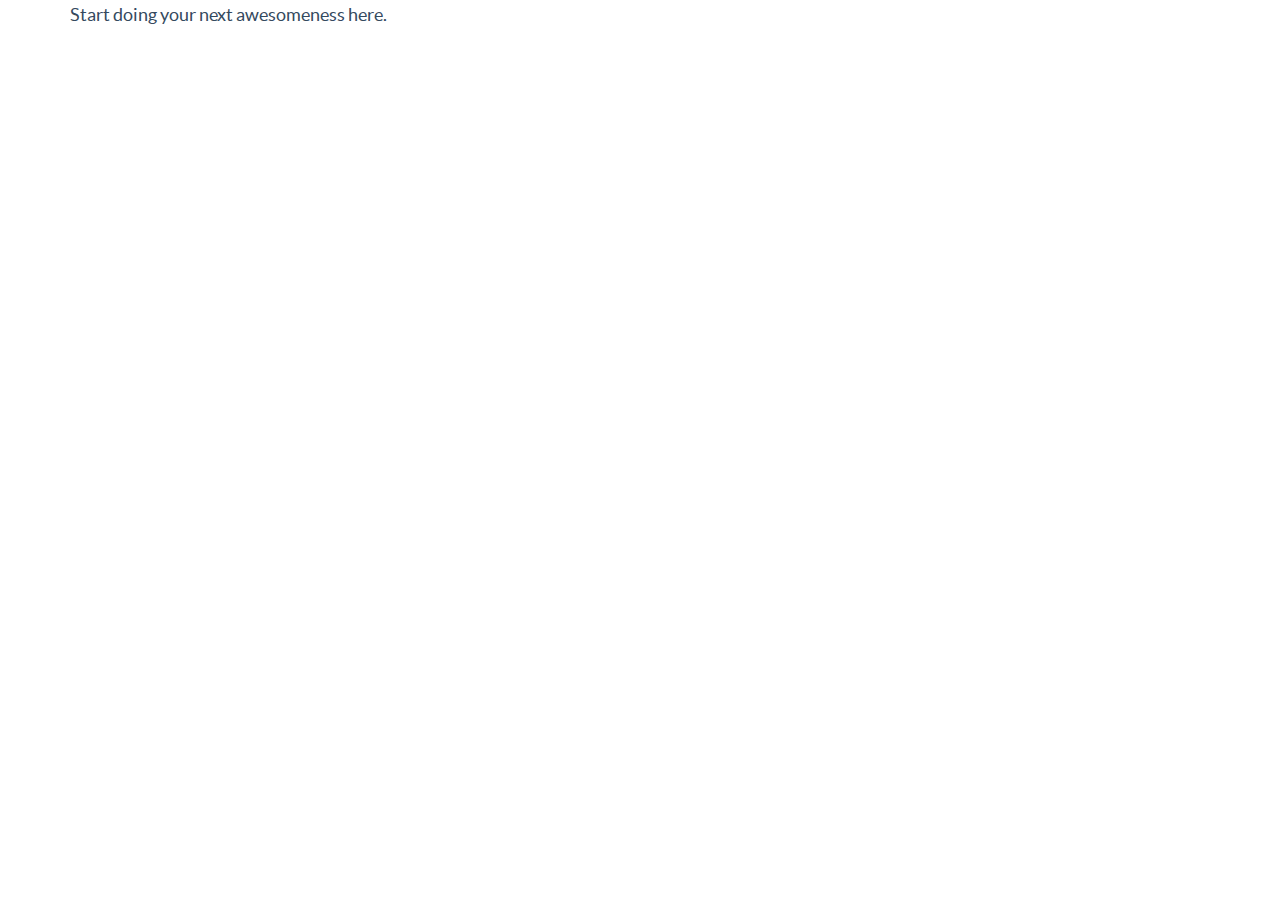
<file: template.html>
<!DOCTYPE html>
<html lang="en">
  <head>
    <meta charset="utf-8">
    <title>Flat UI Free</title>
    <meta name="viewport" content="width=device-width, initial-scale=1.0">

    <!-- Loading Bootstrap -->
    <link href="bootstrap/css/bootstrap.css" rel="stylesheet">

    <!-- Loading Flat UI -->
    <link href="css/flat-ui.css" rel="stylesheet">

    <link rel="shortcut icon" href="images/favicon.ico">

    <!-- HTML5 shim, for IE6-8 support of HTML5 elements. All other JS at the end of file. -->
    <!--[if lt IE 9]>
      <script src="js/html5shiv.js"></script>
      <script src="js/respond.min.js"></script>
    <![endif]-->
  </head>
  <body>
    <div class="container">
        Start doing your next awesomeness here.
    </div>
    <!-- /.container -->


    <!-- Load JS here for greater good =============================-->
    <script src="js/jquery-1.8.3.min.js"></script>
    <script src="js/jquery-ui-1.10.3.custom.min.js"></script>
    <script src="js/jquery.ui.touch-punch.min.js"></script>
    <script src="js/bootstrap.min.js"></script>
    <script src="js/bootstrap-select.js"></script>
    <script src="js/bootstrap-switch.js"></script>
    <script src="js/flatui-checkbox.js"></script>
    <script src="js/flatui-radio.js"></script>
    <script src="js/jquery.tagsinput.js"></script>
    <script src="js/jquery.placeholder.js"></script>
  </body>
</html>
</file>
<file: bootstrap/css/prettify.css>
.com { color: #93a1a1; }
.lit { color: #195f91; }
.pun, .opn, .clo { color: #93a1a1; }
.fun { color: #dc322f; }
.str, .atv { color: #D14; }
.kwd, .prettyprint .tag { color: #1e347b; }
.typ, .atn, .dec, .var { color: teal; }
.pln { color: #48484c; }

.prettyprint {
  padding: 8px;
  background-color: #f7f7f9;
  border: 1px solid #e1e1e8;
}
.prettyprint.linenums {
  -webkit-box-shadow: inset 40px 0 0 #fbfbfc, inset 41px 0 0 #ececf0;
     -moz-box-shadow: inset 40px 0 0 #fbfbfc, inset 41px 0 0 #ececf0;
          box-shadow: inset 40px 0 0 #fbfbfc, inset 41px 0 0 #ececf0;
}

/* Specify class=linenums on a pre to get line numbering */
ol.linenums {
  margin: 0 0 0 33px; /* IE indents via margin-left */
}
ol.linenums li {
  padding-left: 12px;
  color: #bebec5;
  line-height: 20px;
  text-shadow: 0 1px 0 #fff;
}
</file>
<file: css/flat-ui.css>
@font-face {
  font-family: 'Lato';
  src: url('../fonts/lato/lato-black.eot');
  src: url('../fonts/lato/lato-black.eot?#iefix') format('embedded-opentype'), url('../fonts/lato/lato-black.woff') format('woff'), url('../fonts/lato/lato-black.ttf') format('truetype'), url('../fonts/lato/lato-black.svg#latoblack') format('svg');
  font-weight: 900;
  font-style: normal;
}
@font-face {
  font-family: 'Lato';
  src: url('../fonts/lato/lato-bold.eot');
  src: url('../fonts/lato/lato-bold.eot?#iefix') format('embedded-opentype'), url('../fonts/lato/lato-bold.woff') format('woff'), url('../fonts/lato/lato-bold.ttf') format('truetype'), url('../fonts/lato/lato-bold.svg#latobold') format('svg');
  font-weight: bold;
  font-style: normal;
}
@font-face {
  font-family: 'Lato';
  src: url('../fonts/lato/lato-bolditalic.eot');
  src: url('../fonts/lato/lato-bolditalic.eot?#iefix') format('embedded-opentype'), url('../fonts/lato/lato-bolditalic.woff') format('woff'), url('../fonts/lato/lato-bolditalic.ttf') format('truetype'), url('../fonts/lato/lato-bolditalic.svg#latobold-italic') format('svg');
  font-weight: bold;
  font-style: italic;
}
@font-face {
  font-family: 'Lato';
  src: url('../fonts/lato/lato-italic.eot');
  src: url('../fonts/lato/lato-italic.eot?#iefix') format('embedded-opentype'), url('../fonts/lato/lato-italic.woff') format('woff'), url('../fonts/lato/lato-italic.ttf') format('truetype'), url('../fonts/lato/lato-italic.svg#latoitalic') format('svg');
  font-weight: normal;
  font-style: italic;
}
@font-face {
  font-family: 'Lato';
  src: url('../fonts/lato/lato-light.eot');
  src: url('../fonts/lato/lato-light.eot?#iefix') format('embedded-opentype'), url('../fonts/lato/lato-light.woff') format('woff'), url('../fonts/lato/lato-light.ttf') format('truetype'), url('../fonts/lato/lato-light.svg#latolight') format('svg');
  font-weight: 300;
  font-style: normal;
}
@font-face {
  font-family: 'Lato';
  src: url('../fonts/lato/lato-regular.eot');
  src: url('../fonts/lato/lato-regular.eot?#iefix') format('embedded-opentype'), url('../fonts/lato/lato-regular.woff') format('woff'), url('../fonts/lato/lato-regular.ttf') format('truetype'), url('../fonts/lato/lato-regular.svg#latoregular') format('svg');
  font-weight: normal;
  font-style: normal;
}
@font-face {
  font-family: "Flat-UI-Icons";
  src: url('../fonts/flat-ui-icons-regular.eot');
  src: url('../fonts/flat-ui-icons-regular.eot?#iefix') format('embedded-opentype'), url('../fonts/flat-ui-icons-regular.woff') format('woff'), url('../fonts/flat-ui-icons-regular.ttf') format('truetype'), url('../fonts/flat-ui-icons-regular.svg#flat-ui-icons-regular') format('svg');
  font-weight: normal;
  font-style: normal;
}
/* Use the following CSS code if you want to use data attributes for inserting your icons */
[data-icon]:before {
  font-family: 'Flat-UI-Icons';
  content: attr(data-icon);
  speak: none;
  font-weight: normal;
  font-variant: normal;
  text-transform: none;
  -webkit-font-smoothing: antialiased;
  -moz-osx-font-smoothing: grayscale;
}
/* Use the following CSS code if you want to have a class per icon */
/*
Instead of a list of all class selectors,
you can use the generic selector below, but it's slower:
[class*="fui-"] {
*/
.fui-arrow-right,
.fui-arrow-left,
.fui-cmd,
.fui-check-inverted,
.fui-heart,
.fui-location,
.fui-plus,
.fui-check,
.fui-cross,
.fui-list,
.fui-new,
.fui-video,
.fui-photo,
.fui-volume,
.fui-time,
.fui-eye,
.fui-chat,
.fui-search,
.fui-user,
.fui-mail,
.fui-lock,
.fui-gear,
.fui-radio-unchecked,
.fui-radio-checked,
.fui-checkbox-unchecked,
.fui-checkbox-checked,
.fui-calendar-solid,
.fui-pause,
.fui-play,
.fui-check-inverted-2 {
  display: inline-block;
  font-family: 'Flat-UI-Icons';
  speak: none;
  font-style: normal;
  font-weight: normal;
  font-variant: normal;
  text-transform: none;
  -webkit-font-smoothing: antialiased;
  -moz-osx-font-smoothing: grayscale;
}
.fui-arrow-right:before {
  content: "\e02c";
}
.fui-arrow-left:before {
  content: "\e02d";
}
.fui-cmd:before {
  content: "\e02f";
}
.fui-check-inverted:before {
  content: "\e006";
}
.fui-heart:before {
  content: "\e007";
}
.fui-location:before {
  content: "\e008";
}
.fui-plus:before {
  content: "\e009";
}
.fui-check:before {
  content: "\e00a";
}
.fui-cross:before {
  content: "\e00b";
}
.fui-list:before {
  content: "\e00c";
}
.fui-new:before {
  content: "\e00d";
}
.fui-video:before {
  content: "\e00e";
}
.fui-photo:before {
  content: "\e00f";
}
.fui-volume:before {
  content: "\e010";
}
.fui-time:before {
  content: "\e011";
}
.fui-eye:before {
  content: "\e012";
}
.fui-chat:before {
  content: "\e013";
}
.fui-search:before {
  content: "\e01c";
}
.fui-user:before {
  content: "\e01d";
}
.fui-mail:before {
  content: "\e01e";
}
.fui-lock:before {
  content: "\e01f";
}
.fui-gear:before {
  content: "\e024";
}
.fui-radio-unchecked:before {
  content: "\e02b";
}
.fui-radio-checked:before {
  content: "\e032";
}
.fui-checkbox-unchecked:before {
  content: "\e033";
}
.fui-checkbox-checked:before {
  content: "\e034";
}
.fui-calendar-solid:before {
  content: "\e022";
}
.fui-pause:before {
  content: "\e03b";
}
.fui-play:before {
  content: "\e03c";
}
.fui-check-inverted-2:before {
  content: "\e000";
}
.dropdown-arrow-inverse {
  border-bottom-color: #34495e !important;
  border-top-color: #34495e !important;
}
body {
  font-family: "Lato", Helvetica, Arial, sans-serif;
  font-size: 18px;
  line-height: 1.72222;
  color: #34495e;
  background-color: #ffffff;
}
a {
  color: #16a085;
  text-decoration: none;
  -webkit-transition: 0.25s;
  transition: 0.25s;
}
a:hover,
a:focus {
  color: #1abc9c;
  text-decoration: none;
}
a:focus {
  outline: none;
}
.img-rounded {
  border-radius: 6px;
}
.img-thumbnail {
  padding: 4px;
  line-height: 1.72222;
  background-color: #ffffff;
  border: 2px solid #bdc3c7;
  border-radius: 6px;
  -webkit-transition: all 0.25s ease-in-out;
  transition: all 0.25s ease-in-out;
  display: inline-block;
  max-width: 100%;
  height: auto;
}
.img-comment {
  font-size: 15px;
  line-height: 1.2;
  font-style: italic;
  margin: 24px 0;
}
h1,
h2,
h3,
h4,
h5,
h6,
.h1,
.h2,
.h3,
.h4,
.h5,
.h6 {
  font-family: inherit;
  font-weight: 700;
  line-height: 1.1;
  color: inherit;
}
h1 small,
h2 small,
h3 small,
h4 small,
h5 small,
h6 small,
.h1 small,
.h2 small,
.h3 small,
.h4 small,
.h5 small,
.h6 small {
  color: #e7e9ec;
}
h1,
h2,
h3 {
  margin-top: 30px;
  margin-bottom: 15px;
}
h4,
h5,
h6 {
  margin-top: 15px;
  margin-bottom: 15px;
}
h6 {
  font-weight: normal;
}
h1,
.h1 {
  font-size: 61px;
}
h2,
.h2 {
  font-size: 53px;
}
h3,
.h3 {
  font-size: 40px;
}
h4,
.h4 {
  font-size: 29px;
}
h5,
.h5 {
  font-size: 28px;
}
h6,
.h6 {
  font-size: 24px;
}
p {
  font-size: 18px;
  line-height: 1.72222;
  margin: 0 0 15px;
}
.lead {
  margin-bottom: 30px;
  font-size: 28px;
  line-height: 1.46428571;
  font-weight: 300;
}
@media (min-width: 768px) {
  .lead {
    font-size: 30.006px;
  }
}
small,
.small {
  font-size: 83%;
  line-height: 2.067;
}
.text-muted {
  color: #bdc3c7;
}
.text-inverse {
  color: #ffffff;
}
.text-primary {
  color: #1abc9c;
}
a.text-primary:hover {
  color: #15967d;
}
.text-warning {
  color: #f1c40f;
}
a.text-warning:hover {
  color: #c19d0c;
}
.text-danger {
  color: #e74c3c;
}
a.text-danger:hover {
  color: #b93d30;
}
.text-success {
  color: #2ecc71;
}
a.text-success:hover {
  color: #25a35a;
}
.text-info {
  color: #3498db;
}
a.text-info:hover {
  color: #2a7aaf;
}
.bg-primary {
  color: #ffffff;
  background-color: #34495e;
}
a.bg-primary:hover {
  background-color: #222f3d;
}
.bg-success {
  background-color: #dff0d8;
}
a.bg-success:hover {
  background-color: #c1e2b3;
}
.bg-info {
  background-color: #d9edf7;
}
a.bg-info:hover {
  background-color: #afd9ee;
}
.bg-warning {
  background-color: #fcf8e3;
}
a.bg-warning:hover {
  background-color: #f7ecb5;
}
.bg-danger {
  background-color: #f2dede;
}
a.bg-danger:hover {
  background-color: #e4b9b9;
}
.page-header {
  padding-bottom: 14px;
  margin: 60px 0 30px;
  border-bottom: 1px solid #e7e9ec;
}
ul,
ol {
  margin-bottom: 15px;
}
dl {
  margin-bottom: 30px;
}
dt,
dd {
  line-height: 1.72222;
}
@media (min-width: 768px) {
  .dl-horizontal dt {
    width: 160px;
  }
  .dl-horizontal dd {
    margin-left: 180px;
  }
}
abbr[title],
abbr[data-original-title] {
  border-bottom: 1px dotted #bdc3c7;
}
blockquote {
  border-left: 3px solid #e7e9ec;
  padding: 0 0 0 16px;
  margin: 0 0 30px;
}
blockquote p {
  font-size: 20px;
  line-height: 1.55;
  font-weight: normal;
  margin-bottom: .4em;
}
blockquote small,
blockquote .small {
  font-size: 18px;
  line-height: 1.72222;
  font-style: italic;
  color: inherit;
}
blockquote small:before,
blockquote .small:before {
  content: "";
}
blockquote.pull-right {
  padding-right: 16px;
  padding-left: 0;
  border-right: 3px solid #e7e9ec;
  border-left: 0;
}
blockquote.pull-right small:after {
  content: "";
}
address {
  margin-bottom: 30px;
  line-height: 1.72222;
}
code,
kbd,
pre,
samp {
  font-family: Monaco, Menlo, Consolas, "Courier New", monospace;
}
code {
  padding: 2px 6px;
  font-size: 85%;
  color: #c7254e;
  background-color: #f9f2f4;
  border-radius: 4px;
}
kbd {
  padding: 2px 6px;
  font-size: 85%;
  color: #ffffff;
  background-color: #34495e;
  border-radius: 4px;
  box-shadow: none;
}
pre {
  padding: 8px;
  margin: 0 0 15px;
  font-size: 13px;
  line-height: 1.72222;
  color: inherit;
  background-color: #ffffff;
  border: 2px solid #e7e9ec;
  border-radius: 6px;
  white-space: pre;
}
.pre-scrollable {
  max-height: 340px;
}
.thumbnail {
  display: block;
  padding: 4px;
  margin-bottom: 5px;
  line-height: 1.72222;
  background-color: #ffffff;
  border: 2px solid #bdc3c7;
  border-radius: 6px;
  -webkit-transition: all 0.25s ease-in-out;
  transition: all 0.25s ease-in-out;
}
.thumbnail > img,
.thumbnail a > img {
  display: block;
  max-width: 100%;
  height: auto;
  margin-left: auto;
  margin-right: auto;
}
a.thumbnail:hover,
a.thumbnail:focus,
a.thumbnail.active {
  border-color: #16a085;
}
.thumbnail .caption {
  padding: 9px;
  color: #34495e;
}
.btn {
  border: none;
  font-size: 15px;
  font-weight: normal;
  line-height: 1.4;
  border-radius: 4px;
  padding: 10px 15px;
  -webkit-font-smoothing: subpixel-antialiased;
  -webkit-transition: border .25s linear, color .25s linear, background-color .25s linear;
  transition: border .25s linear, color .25s linear, background-color .25s linear;
}
.btn:hover,
.btn:focus {
  outline: none;
  color: #ffffff;
}
.btn:active,
.btn.active {
  outline: none;
  -webkit-box-shadow: none;
  box-shadow: none;
}
.btn.disabled,
.btn[disabled],
fieldset[disabled] .btn {
  background-color: #bdc3c7;
  color: rgba(255, 255, 255, 0.75);
  opacity: 0.7;
  filter: alpha(opacity=70);
}
.btn > [class^="fui-"] {
  margin: 0 1px;
  position: relative;
  line-height: 1;
  top: 1px;
}
.btn-xs.btn > [class^="fui-"] {
  font-size: 11px;
  top: 0;
}
.btn-hg.btn > [class^="fui-"] {
  top: 2px;
}
.btn-default {
  color: #ffffff;
  background-color: #bdc3c7;
}
.btn-default:hover,
.btn-default:focus,
.btn-default:active,
.btn-default.active,
.open .dropdown-toggle.btn-default {
  color: #ffffff;
  background-color: #cacfd2;
  border-color: #cacfd2;
}
.btn-default:active,
.btn-default.active,
.open .dropdown-toggle.btn-default {
  background: #a1a6a9;
  border-color: #a1a6a9;
}
.btn-default.disabled,
.btn-default[disabled],
fieldset[disabled] .btn-default,
.btn-default.disabled:hover,
.btn-default[disabled]:hover,
fieldset[disabled] .btn-default:hover,
.btn-default.disabled:focus,
.btn-default[disabled]:focus,
fieldset[disabled] .btn-default:focus,
.btn-default.disabled:active,
.btn-default[disabled]:active,
fieldset[disabled] .btn-default:active,
.btn-default.disabled.active,
.btn-default[disabled].active,
fieldset[disabled] .btn-default.active {
  background-color: #bdc3c7;
  border-color: #bdc3c7;
}
.btn-primary {
  color: #ffffff;
  background-color: #1abc9c;
}
.btn-primary:hover,
.btn-primary:focus,
.btn-primary:active,
.btn-primary.active,
.open .dropdown-toggle.btn-primary {
  color: #ffffff;
  background-color: #48c9b0;
  border-color: #48c9b0;
}
.btn-primary:active,
.btn-primary.active,
.open .dropdown-toggle.btn-primary {
  background: #16a085;
  border-color: #16a085;
}
.btn-primary.disabled,
.btn-primary[disabled],
fieldset[disabled] .btn-primary,
.btn-primary.disabled:hover,
.btn-primary[disabled]:hover,
fieldset[disabled] .btn-primary:hover,
.btn-primary.disabled:focus,
.btn-primary[disabled]:focus,
fieldset[disabled] .btn-primary:focus,
.btn-primary.disabled:active,
.btn-primary[disabled]:active,
fieldset[disabled] .btn-primary:active,
.btn-primary.disabled.active,
.btn-primary[disabled].active,
fieldset[disabled] .btn-primary.active {
  background-color: #1abc9c;
  border-color: #1abc9c;
}
.btn-info {
  color: #ffffff;
  background-color: #3498db;
}
.btn-info:hover,
.btn-info:focus,
.btn-info:active,
.btn-info.active,
.open .dropdown-toggle.btn-info {
  color: #ffffff;
  background-color: #5dade2;
  border-color: #5dade2;
}
.btn-info:active,
.btn-info.active,
.open .dropdown-toggle.btn-info {
  background: #2c81ba;
  border-color: #2c81ba;
}
.btn-info.disabled,
.btn-info[disabled],
fieldset[disabled] .btn-info,
.btn-info.disabled:hover,
.btn-info[disabled]:hover,
fieldset[disabled] .btn-info:hover,
.btn-info.disabled:focus,
.btn-info[disabled]:focus,
fieldset[disabled] .btn-info:focus,
.btn-info.disabled:active,
.btn-info[disabled]:active,
fieldset[disabled] .btn-info:active,
.btn-info.disabled.active,
.btn-info[disabled].active,
fieldset[disabled] .btn-info.active {
  background-color: #3498db;
  border-color: #3498db;
}
.btn-danger {
  color: #ffffff;
  background-color: #e74c3c;
}
.btn-danger:hover,
.btn-danger:focus,
.btn-danger:active,
.btn-danger.active,
.open .dropdown-toggle.btn-danger {
  color: #ffffff;
  background-color: #ec7063;
  border-color: #ec7063;
}
.btn-danger:active,
.btn-danger.active,
.open .dropdown-toggle.btn-danger {
  background: #c44133;
  border-color: #c44133;
}
.btn-danger.disabled,
.btn-danger[disabled],
fieldset[disabled] .btn-danger,
.btn-danger.disabled:hover,
.btn-danger[disabled]:hover,
fieldset[disabled] .btn-danger:hover,
.btn-danger.disabled:focus,
.btn-danger[disabled]:focus,
fieldset[disabled] .btn-danger:focus,
.btn-danger.disabled:active,
.btn-danger[disabled]:active,
fieldset[disabled] .btn-danger:active,
.btn-danger.disabled.active,
.btn-danger[disabled].active,
fieldset[disabled] .btn-danger.active {
  background-color: #e74c3c;
  border-color: #e74c3c;
}
.btn-success {
  color: #ffffff;
  background-color: #2ecc71;
}
.btn-success:hover,
.btn-success:focus,
.btn-success:active,
.btn-success.active,
.open .dropdown-toggle.btn-success {
  color: #ffffff;
  background-color: #58d68d;
  border-color: #58d68d;
}
.btn-success:active,
.btn-success.active,
.open .dropdown-toggle.btn-success {
  background: #27ad60;
  border-color: #27ad60;
}
.btn-success.disabled,
.btn-success[disabled],
fieldset[disabled] .btn-success,
.btn-success.disabled:hover,
.btn-success[disabled]:hover,
fieldset[disabled] .btn-success:hover,
.btn-success.disabled:focus,
.btn-success[disabled]:focus,
fieldset[disabled] .btn-success:focus,
.btn-success.disabled:active,
.btn-success[disabled]:active,
fieldset[disabled] .btn-success:active,
.btn-success.disabled.active,
.btn-success[disabled].active,
fieldset[disabled] .btn-success.active {
  background-color: #2ecc71;
  border-color: #2ecc71;
}
.btn-warning {
  color: #ffffff;
  background-color: #f1c40f;
}
.btn-warning:hover,
.btn-warning:focus,
.btn-warning:active,
.btn-warning.active,
.open .dropdown-toggle.btn-warning {
  color: #ffffff;
  background-color: #f5d313;
  border-color: #f5d313;
}
.btn-warning:active,
.btn-warning.active,
.open .dropdown-toggle.btn-warning {
  background: #cda70d;
  border-color: #cda70d;
}
.btn-warning.disabled,
.btn-warning[disabled],
fieldset[disabled] .btn-warning,
.btn-warning.disabled:hover,
.btn-warning[disabled]:hover,
fieldset[disabled] .btn-warning:hover,
.btn-warning.disabled:focus,
.btn-warning[disabled]:focus,
fieldset[disabled] .btn-warning:focus,
.btn-warning.disabled:active,
.btn-warning[disabled]:active,
fieldset[disabled] .btn-warning:active,
.btn-warning.disabled.active,
.btn-warning[disabled].active,
fieldset[disabled] .btn-warning.active {
  background-color: #f1c40f;
  border-color: #f1c40f;
}
.btn-inverse {
  color: #ffffff;
  background-color: #34495e;
}
.btn-inverse:hover,
.btn-inverse:focus,
.btn-inverse:active,
.btn-inverse.active,
.open .dropdown-toggle.btn-inverse {
  color: #ffffff;
  background-color: #415b76;
  border-color: #415b76;
}
.btn-inverse:active,
.btn-inverse.active,
.open .dropdown-toggle.btn-inverse {
  background: #2c3e50;
  border-color: #2c3e50;
}
.btn-inverse.disabled,
.btn-inverse[disabled],
fieldset[disabled] .btn-inverse,
.btn-inverse.disabled:hover,
.btn-inverse[disabled]:hover,
fieldset[disabled] .btn-inverse:hover,
.btn-inverse.disabled:focus,
.btn-inverse[disabled]:focus,
fieldset[disabled] .btn-inverse:focus,
.btn-inverse.disabled:active,
.btn-inverse[disabled]:active,
fieldset[disabled] .btn-inverse:active,
.btn-inverse.disabled.active,
.btn-inverse[disabled].active,
fieldset[disabled] .btn-inverse.active {
  background-color: #34495e;
  border-color: #34495e;
}
.btn-embossed {
  -webkit-box-shadow: inset 0 -2px 0 rgba(0, 0, 0, 0.15);
  box-shadow: inset 0 -2px 0 rgba(0, 0, 0, 0.15);
}
.btn-embossed.active,
.btn-embossed:active {
  -webkit-box-shadow: inset 0 2px 0 rgba(0, 0, 0, 0.15);
  box-shadow: inset 0 2px 0 rgba(0, 0, 0, 0.15);
}
.btn-wide {
  min-width: 140px;
  padding-left: 30px;
  padding-right: 30px;
}
.btn-link {
  color: #16a085;
}
.btn-link:hover,
.btn-link:focus {
  color: #1abc9c;
  text-decoration: underline;
  background-color: transparent;
}
.btn-link[disabled]:hover,
fieldset[disabled] .btn-link:hover,
.btn-link[disabled]:focus,
fieldset[disabled] .btn-link:focus {
  color: #bdc3c7;
  text-decoration: none;
}
.btn-hg {
  padding: 13px 20px;
  font-size: 22px;
  line-height: 1.227;
  border-radius: 6px;
}
.btn-lg {
  padding: 10px 19px;
  font-size: 17px;
  line-height: 1.471;
  border-radius: 6px;
}
.btn-sm {
  padding: 9px 13px;
  font-size: 13px;
  line-height: 1.385;
  border-radius: 4px;
}
.btn-xs {
  padding: 6px 9px;
  font-size: 12px;
  line-height: 1.083;
  border-radius: 3px;
}
.btn-tip {
  font-weight: 300;
  padding-left: 10px;
  font-size: 92%;
}
.btn-block {
  white-space: normal;
}
.btn-default .caret {
  border-top-color: #ffffff;
}
.btn-primary .caret,
.btn-success .caret,
.btn-warning .caret,
.btn-danger .caret,
.btn-info .caret {
  border-top-color: #ffffff;
}
.dropup .btn-default .caret {
  border-bottom-color: #ffffff;
}
.dropup .btn-primary .caret,
.dropup .btn-success .caret,
.dropup .btn-warning .caret,
.dropup .btn-danger .caret,
.dropup .btn-info .caret {
  border-bottom-color: #ffffff;
}
.btn-group-xs > .btn {
  padding: 6px 9px;
  font-size: 12px;
  line-height: 1.083;
  border-radius: 3px;
}
.btn-group-sm > .btn {
  padding: 9px 13px;
  font-size: 13px;
  line-height: 1.385;
  border-radius: 4px;
}
.btn-group-lg > .btn {
  padding: 10px 19px;
  font-size: 17px;
  line-height: 1.471;
  border-radius: 6px;
}
.btn-group-gh > .btn {
  padding: 13px 20px;
  font-size: 22px;
  line-height: 1.227;
  border-radius: 6px;
}
.btn-group > .btn + .btn {
  margin-left: 0;
}
.btn-group > .btn + .dropdown-toggle {
  border-left: 2px solid rgba(52, 73, 94, 0.15);
  padding-left: 12px;
  padding-right: 12px;
}
.btn-group > .btn + .dropdown-toggle .caret {
  margin-left: 3px;
  margin-right: 3px;
}
.btn-group > .btn.btn-gh + .dropdown-toggle .caret {
  margin-left: 7px;
  margin-right: 7px;
}
.btn-group > .btn.btn-sm + .dropdown-toggle .caret {
  margin-left: 0;
  margin-right: 0;
}
.dropdown-toggle .caret {
  margin-left: 8px;
}
.btn-group > .btn,
.btn-group > .dropdown-menu,
.btn-group > .popover {
  font-weight: 400;
}
.btn-group:focus .dropdown-toggle {
  outline: none;
  -webkit-transition: 0.25s;
  transition: 0.25s;
}
.btn-group.open .dropdown-toggle {
  color: rgba(255, 255, 255, 0.75);
  -webkit-box-shadow: none;
  box-shadow: none;
}
.btn-toolbar .btn.active {
  color: #ffffff;
}
.btn-toolbar .btn > [class^="fui-"] {
  font-size: 16px;
  margin: 0 1px;
}
.caret {
  border-width: 8px 6px;
  border-bottom-color: #34495e;
  border-top-color: #34495e;
  border-style: solid;
  border-bottom-style: none;
  -webkit-transition: 0.25s;
  transition: 0.25s;
  -webkit-transform: scale(1.001);
  -ms-transform: scale(1.001);
  transform: scale(1.001);
}
.dropup .caret,
.dropup .btn-lg .caret,
.navbar-fixed-bottom .dropdown .caret {
  border-bottom-width: 8px;
}
.btn-lg .caret {
  border-top-width: 8px;
  border-right-width: 6px;
  border-left-width: 6px;
}
.select {
  display: inline-block;
  margin-bottom: 10px;
}
[class*="span"] > .select[class*="span"] {
  margin-left: 0;
}
.select[class*="span"] .btn {
  width: 100%;
}
.select.select-block {
  display: block;
  float: none;
  margin-left: 0;
  width: auto;
}
.select.select-block:before,
.select.select-block:after {
  content: " ";
  /* 1 */

  display: table;
  /* 2 */

}
.select.select-block:after {
  clear: both;
}
.select.select-block .btn {
  width: 100%;
}
.select.select-block .dropdown-menu {
  width: 100%;
}
.select .btn {
  width: 220px;
}
.select .btn.btn-hg .filter-option {
  left: 20px;
  right: 40px;
  top: 13px;
}
.select .btn.btn-hg .caret {
  right: 20px;
}
.select .btn.btn-lg .filter-option {
  left: 18px;
  right: 38px;
}
.select .btn.btn-sm .filter-option {
  left: 13px;
  right: 33px;
}
.select .btn.btn-sm .caret {
  right: 13px;
}
.select .btn.btn-xs .filter-option {
  left: 13px;
  right: 33px;
  top: 5px;
}
.select .btn.btn-xs .caret {
  right: 13px;
}
.select .btn .filter-option {
  height: 26px;
  left: 13px;
  overflow: hidden;
  position: absolute;
  right: 33px;
  text-align: left;
  top: 10px;
}
.select .btn .caret {
  position: absolute;
  right: 16px;
  top: 50%;
  margin-top: -3px;
}
.select .btn .dropdown-toggle {
  border-radius: 6px;
}
.select .btn .dropdown-menu {
  min-width: 100%;
}
.select .btn .dropdown-menu dt {
  cursor: default;
  display: block;
  padding: 3px 20px;
}
.select .btn .dropdown-menu li:not(.disabled) > a:hover small {
  color: rgba(255, 255, 255, 0.004);
}
.select .btn .dropdown-menu li > a {
  min-height: 20px;
}
.select .btn .dropdown-menu li > a.opt {
  padding-left: 35px;
}
.select .btn .dropdown-menu li small {
  padding-left: .5em;
}
.select .btn .dropdown-menu li > dt small {
  font-weight: normal;
}
.select .btn > .disabled,
.select .btn .dropdown-menu li.disabled > a {
  cursor: default;
}
.select .caret {
  border-bottom-color: #ffffff;
  border-top-color: #ffffff;
}
legend {
  display: block;
  width: 100%;
  padding: 0;
  margin-bottom: 15px;
  font-size: 24px;
  line-height: inherit;
  color: inherit;
  border-bottom: none;
}
textarea {
  font-size: 20px;
  line-height: 24px;
  padding: 5px 11px;
}
input[type="search"] {
  -webkit-appearance: none !important;
}
label {
  font-weight: normal;
  font-size: 15px;
  line-height: 2.4;
}
.form-control:-moz-placeholder {
  color: #b2bcc5;
}
.form-control::-moz-placeholder {
  color: #b2bcc5;
  opacity: 1;
}
.form-control:-ms-input-placeholder {
  color: #b2bcc5;
}
.form-control::-webkit-input-placeholder {
  color: #b2bcc5;
}
.form-control.placeholder {
  color: #b2bcc5;
}
.form-control {
  border: 2px solid #bdc3c7;
  color: #34495e;
  font-family: "Lato", Helvetica, Arial, sans-serif;
  font-size: 15px;
  line-height: 1.467;
  padding: 8px 12px;
  height: 42px;
  -webkit-appearance: none;
  border-radius: 6px;
  -webkit-box-shadow: none;
  box-shadow: none;
  -webkit-transition: border .25s linear, color .25s linear, background-color .25s linear;
  transition: border .25s linear, color .25s linear, background-color .25s linear;
}
.form-group.focus .form-control,
.form-control:focus {
  border-color: #1abc9c;
  outline: 0;
  -webkit-box-shadow: none;
  box-shadow: none;
}
.form-control[disabled],
.form-control[readonly],
fieldset[disabled] .form-control {
  background-color: #f4f6f6;
  border-color: #d5dbdb;
  color: #d5dbdb;
  cursor: default;
  opacity: 0.7;
  filter: alpha(opacity=70);
}
.form-control.flat {
  border-color: transparent;
}
.form-control.flat:hover {
  border-color: #bdc3c7;
}
.form-control.flat:focus {
  border-color: #1abc9c;
}
.input-sm {
  height: 35px;
  padding: 6px 10px;
  font-size: 13px;
  line-height: 1.462;
  border-radius: 6px;
}
select.input-sm {
  height: 35px;
  line-height: 35px;
}
textarea.input-sm,
select[multiple].input-sm {
  height: auto;
}
.input-lg {
  height: 45px;
  padding: 10px 15px;
  font-size: 17px;
  line-height: 1.235;
  border-radius: 6px;
}
select.input-lg {
  height: 45px;
  line-height: 45px;
}
textarea.input-lg,
select[multiple].input-lg {
  height: auto;
}
.input-hg {
  height: 53px;
  padding: 10px 16px;
  font-size: 22px;
  line-height: 1.318;
  border-radius: 6px;
}
select.input-hg {
  height: 53px;
  line-height: 53px;
}
textarea.input-hg,
select[multiple].input-hg {
  height: auto;
}
.has-warning .help-block,
.has-warning .control-label,
.has-warning .radio,
.has-warning .checkbox,
.has-warning .radio-inline,
.has-warning .checkbox-inline {
  color: #f1c40f;
}
.has-warning .form-control {
  color: #f1c40f;
  border-color: #f1c40f;
  -webkit-box-shadow: none;
  box-shadow: none;
}
.has-warning .form-control:-moz-placeholder {
  color: #f1c40f;
}
.has-warning .form-control::-moz-placeholder {
  color: #f1c40f;
  opacity: 1;
}
.has-warning .form-control:-ms-input-placeholder {
  color: #f1c40f;
}
.has-warning .form-control::-webkit-input-placeholder {
  color: #f1c40f;
}
.has-warning .form-control.placeholder {
  color: #f1c40f;
}
.has-warning .form-control:focus {
  border-color: #f1c40f;
  -webkit-box-shadow: none;
  box-shadow: none;
}
.has-warning .input-group-addon {
  color: #f1c40f;
  border-color: #f1c40f;
  background-color: #ffffff;
}
.has-error .help-block,
.has-error .control-label,
.has-error .radio,
.has-error .checkbox,
.has-error .radio-inline,
.has-error .checkbox-inline {
  color: #e74c3c;
}
.has-error .form-control {
  color: #e74c3c;
  border-color: #e74c3c;
  -webkit-box-shadow: none;
  box-shadow: none;
}
.has-error .form-control:-moz-placeholder {
  color: #e74c3c;
}
.has-error .form-control::-moz-placeholder {
  color: #e74c3c;
  opacity: 1;
}
.has-error .form-control:-ms-input-placeholder {
  color: #e74c3c;
}
.has-error .form-control::-webkit-input-placeholder {
  color: #e74c3c;
}
.has-error .form-control.placeholder {
  color: #e74c3c;
}
.has-error .form-control:focus {
  border-color: #e74c3c;
  -webkit-box-shadow: none;
  box-shadow: none;
}
.has-error .input-group-addon {
  color: #e74c3c;
  border-color: #e74c3c;
  background-color: #ffffff;
}
.has-success .help-block,
.has-success .control-label,
.has-success .radio,
.has-success .checkbox,
.has-success .radio-inline,
.has-success .checkbox-inline {
  color: #2ecc71;
}
.has-success .form-control {
  color: #2ecc71;
  border-color: #2ecc71;
  -webkit-box-shadow: none;
  box-shadow: none;
}
.has-success .form-control:-moz-placeholder {
  color: #2ecc71;
}
.has-success .form-control::-moz-placeholder {
  color: #2ecc71;
  opacity: 1;
}
.has-success .form-control:-ms-input-placeholder {
  color: #2ecc71;
}
.has-success .form-control::-webkit-input-placeholder {
  color: #2ecc71;
}
.has-success .form-control.placeholder {
  color: #2ecc71;
}
.has-success .form-control:focus {
  border-color: #2ecc71;
  -webkit-box-shadow: none;
  box-shadow: none;
}
.has-success .input-group-addon {
  color: #2ecc71;
  border-color: #2ecc71;
  background-color: #ffffff;
}
.help-block {
  font-size: 15px;
  margin-bottom: 5px;
  color: inherit;
}
.form-group {
  position: relative;
  margin-bottom: 20px;
}
.form-horizontal .control-label,
.form-horizontal .radio,
.form-horizontal .checkbox,
.form-horizontal .radio-inline,
.form-horizontal .checkbox-inline {
  margin-top: 0;
  margin-bottom: 0;
  padding-top: 6px;
}
.form-horizontal .form-group {
  margin-left: -15px;
  margin-right: -15px;
}
.form-horizontal .form-group:before,
.form-horizontal .form-group:after {
  content: " ";
  /* 1 */

  display: table;
  /* 2 */

}
.form-horizontal .form-group:after {
  clear: both;
}
.form-horizontal .form-control-static {
  padding-top: 6px;
}
.form-group {
  position: relative;
}
.form-control + .input-icon {
  position: absolute;
  top: 2px;
  right: 2px;
  line-height: 37px;
  vertical-align: middle;
  font-size: 20px;
  color: #b2bcc5;
  background-color: #ffffff;
  padding: 0 12px 0 0;
  border-radius: 6px;
}
.input-hg + .input-icon {
  line-height: 49px;
  padding: 0 16px 0 0;
}
.input-lg + .input-icon {
  line-height: 41px;
  padding: 0 15px 0 0;
}
.input-sm + .input-icon {
  font-size: 18px;
  line-height: 30px;
  padding: 0 10px 0 0;
}
.has-success .input-icon {
  color: #2ecc71;
}
.has-warning .input-icon {
  color: #f1c40f;
}
.has-error .input-icon {
  color: #e74c3c;
}
.form-control[disabled] + .input-icon,
.form-control[readonly] + .input-icon,
fieldset[disabled] .form-control + .input-icon,
.form-control.disabled + .input-icon {
  color: #d5dbdb;
  background-color: transparent;
  opacity: 0.7;
  filter: alpha(opacity=70);
}
.input-group-hg > .form-control,
.input-group-hg > .input-group-addon,
.input-group-hg > .input-group-btn > .btn {
  height: 53px;
  padding: 10px 16px;
  font-size: 22px;
  line-height: 1.318;
  border-radius: 6px;
}
select.input-group-hg > .form-control,
select.input-group-hg > .input-group-addon,
select.input-group-hg > .input-group-btn > .btn {
  height: 53px;
  line-height: 53px;
}
textarea.input-group-hg > .form-control,
textarea.input-group-hg > .input-group-addon,
textarea.input-group-hg > .input-group-btn > .btn,
select[multiple].input-group-hg > .form-control,
select[multiple].input-group-hg > .input-group-addon,
select[multiple].input-group-hg > .input-group-btn > .btn {
  height: auto;
}
.input-group-lg > .form-control,
.input-group-lg > .input-group-addon,
.input-group-lg > .input-group-btn > .btn {
  height: 45px;
  padding: 10px 15px;
  font-size: 17px;
  line-height: 1.235;
  border-radius: 6px;
}
select.input-group-lg > .form-control,
select.input-group-lg > .input-group-addon,
select.input-group-lg > .input-group-btn > .btn {
  height: 45px;
  line-height: 45px;
}
textarea.input-group-lg > .form-control,
textarea.input-group-lg > .input-group-addon,
textarea.input-group-lg > .input-group-btn > .btn,
select[multiple].input-group-lg > .form-control,
select[multiple].input-group-lg > .input-group-addon,
select[multiple].input-group-lg > .input-group-btn > .btn {
  height: auto;
}
.input-group-sm > .form-control,
.input-group-sm > .input-group-addon,
.input-group-sm > .input-group-btn > .btn {
  height: 35px;
  padding: 6px 10px;
  font-size: 13px;
  line-height: 1.462;
  border-radius: 6px;
}
select.input-group-sm > .form-control,
select.input-group-sm > .input-group-addon,
select.input-group-sm > .input-group-btn > .btn {
  height: 35px;
  line-height: 35px;
}
textarea.input-group-sm > .form-control,
textarea.input-group-sm > .input-group-addon,
textarea.input-group-sm > .input-group-btn > .btn,
select[multiple].input-group-sm > .form-control,
select[multiple].input-group-sm > .input-group-addon,
select[multiple].input-group-sm > .input-group-btn > .btn {
  height: auto;
}
.input-group-addon {
  padding: 10px 12px;
  font-size: 15px;
  color: #ffffff;
  text-align: center;
  background-color: #bdc3c7;
  border: 1px solid #bdc3c7;
  border-radius: 6px;
  -webkit-transition: border .25s linear, color .25s linear, background-color .25s linear;
  transition: border .25s linear, color .25s linear, background-color .25s linear;
}
.input-group-hg .input-group-addon,
.input-group-lg .input-group-addon,
.input-group-sm .input-group-addon {
  line-height: 1;
}
.input-group .form-control:first-child,
.input-group-addon:first-child,
.input-group-btn:first-child > .btn,
.input-group-btn:first-child > .dropdown-toggle,
.input-group-btn:last-child > .btn:not(:last-child):not(.dropdown-toggle) {
  border-bottom-right-radius: 0;
  border-top-right-radius: 0;
}
.input-group .form-control:last-child,
.input-group-addon:last-child,
.input-group-btn:last-child > .btn,
.input-group-btn:last-child > .dropdown-toggle,
.input-group-btn:first-child > .btn:not(:first-child) {
  border-bottom-left-radius: 0;
  border-top-left-radius: 0;
}
.form-group.focus .input-group-addon,
.input-group.focus .input-group-addon {
  background-color: #1abc9c;
  border-color: #1abc9c;
}
.form-group.focus .input-group-btn > .btn-default + .btn-default,
.input-group.focus .input-group-btn > .btn-default + .btn-default {
  border-left-color: #16a085;
}
.form-group.focus .input-group-btn .btn,
.input-group.focus .input-group-btn .btn {
  border-color: #1abc9c;
  background-color: #ffffff;
  color: #1abc9c;
}
.form-group.focus .input-group-btn .btn-default,
.input-group.focus .input-group-btn .btn-default {
  color: #ffffff;
  background-color: #1abc9c;
}
.form-group.focus .input-group-btn .btn-default:hover,
.input-group.focus .input-group-btn .btn-default:hover,
.form-group.focus .input-group-btn .btn-default:focus,
.input-group.focus .input-group-btn .btn-default:focus,
.form-group.focus .input-group-btn .btn-default:active,
.input-group.focus .input-group-btn .btn-default:active,
.form-group.focus .input-group-btn .btn-default.active,
.input-group.focus .input-group-btn .btn-default.active,
.open .dropdown-toggle.form-group.focus .input-group-btn .btn-default,
.open .dropdown-toggle.input-group.focus .input-group-btn .btn-default {
  color: #ffffff;
  background-color: #48c9b0;
  border-color: #48c9b0;
}
.form-group.focus .input-group-btn .btn-default:active,
.input-group.focus .input-group-btn .btn-default:active,
.form-group.focus .input-group-btn .btn-default.active,
.input-group.focus .input-group-btn .btn-default.active,
.open .dropdown-toggle.form-group.focus .input-group-btn .btn-default,
.open .dropdown-toggle.input-group.focus .input-group-btn .btn-default {
  background: #16a085;
  border-color: #16a085;
}
.form-group.focus .input-group-btn .btn-default.disabled,
.input-group.focus .input-group-btn .btn-default.disabled,
.form-group.focus .input-group-btn .btn-default[disabled],
.input-group.focus .input-group-btn .btn-default[disabled],
fieldset[disabled] .form-group.focus .input-group-btn .btn-default,
fieldset[disabled] .input-group.focus .input-group-btn .btn-default,
.form-group.focus .input-group-btn .btn-default.disabled:hover,
.input-group.focus .input-group-btn .btn-default.disabled:hover,
.form-group.focus .input-group-btn .btn-default[disabled]:hover,
.input-group.focus .input-group-btn .btn-default[disabled]:hover,
fieldset[disabled] .form-group.focus .input-group-btn .btn-default:hover,
fieldset[disabled] .input-group.focus .input-group-btn .btn-default:hover,
.form-group.focus .input-group-btn .btn-default.disabled:focus,
.input-group.focus .input-group-btn .btn-default.disabled:focus,
.form-group.focus .input-group-btn .btn-default[disabled]:focus,
.input-group.focus .input-group-btn .btn-default[disabled]:focus,
fieldset[disabled] .form-group.focus .input-group-btn .btn-default:focus,
fieldset[disabled] .input-group.focus .input-group-btn .btn-default:focus,
.form-group.focus .input-group-btn .btn-default.disabled:active,
.input-group.focus .input-group-btn .btn-default.disabled:active,
.form-group.focus .input-group-btn .btn-default[disabled]:active,
.input-group.focus .input-group-btn .btn-default[disabled]:active,
fieldset[disabled] .form-group.focus .input-group-btn .btn-default:active,
fieldset[disabled] .input-group.focus .input-group-btn .btn-default:active,
.form-group.focus .input-group-btn .btn-default.disabled.active,
.input-group.focus .input-group-btn .btn-default.disabled.active,
.form-group.focus .input-group-btn .btn-default[disabled].active,
.input-group.focus .input-group-btn .btn-default[disabled].active,
fieldset[disabled] .form-group.focus .input-group-btn .btn-default.active,
fieldset[disabled] .input-group.focus .input-group-btn .btn-default.active {
  background-color: #1abc9c;
  border-color: #1abc9c;
}
.input-group-btn .btn {
  background-color: #ffffff;
  border: 2px solid #bdc3c7;
  color: #bdc3c7;
  line-height: 18px;
}
.input-group-btn .btn-default {
  color: #ffffff;
  background-color: #bdc3c7;
}
.input-group-btn .btn-default:hover,
.input-group-btn .btn-default:focus,
.input-group-btn .btn-default:active,
.input-group-btn .btn-default.active,
.open .dropdown-toggle.input-group-btn .btn-default {
  color: #ffffff;
  background-color: #cacfd2;
  border-color: #cacfd2;
}
.input-group-btn .btn-default:active,
.input-group-btn .btn-default.active,
.open .dropdown-toggle.input-group-btn .btn-default {
  background: #a1a6a9;
  border-color: #a1a6a9;
}
.input-group-btn .btn-default.disabled,
.input-group-btn .btn-default[disabled],
fieldset[disabled] .input-group-btn .btn-default,
.input-group-btn .btn-default.disabled:hover,
.input-group-btn .btn-default[disabled]:hover,
fieldset[disabled] .input-group-btn .btn-default:hover,
.input-group-btn .btn-default.disabled:focus,
.input-group-btn .btn-default[disabled]:focus,
fieldset[disabled] .input-group-btn .btn-default:focus,
.input-group-btn .btn-default.disabled:active,
.input-group-btn .btn-default[disabled]:active,
fieldset[disabled] .input-group-btn .btn-default:active,
.input-group-btn .btn-default.disabled.active,
.input-group-btn .btn-default[disabled].active,
fieldset[disabled] .input-group-btn .btn-default.active {
  background-color: #bdc3c7;
  border-color: #bdc3c7;
}
.input-group-hg .input-group-btn .btn {
  line-height: 31px;
}
.input-group-lg .input-group-btn .btn {
  line-height: 21px;
}
.input-group-sm .input-group-btn .btn {
  line-height: 19px;
}
.input-group-btn:first-child > .btn {
  border-right-width: 0;
  margin-right: -2px;
}
.input-group-btn:last-child > .btn {
  border-left-width: 0;
  margin-left: -2px;
}
.input-group-btn > .btn-default + .btn-default {
  border-left: 2px solid #bdc3c7;
}
.input-group-btn > .btn:first-child + .btn .caret {
  margin-left: 0;
}
.input-group-rounded .input-group-btn + .form-control,
.input-group-rounded .input-group-btn:last-child .btn {
  border-bottom-right-radius: 20px;
  border-top-right-radius: 20px;
}
.input-group-hg.input-group-rounded .input-group-btn + .form-control,
.input-group-hg.input-group-rounded .input-group-btn:last-child .btn {
  border-bottom-right-radius: 27px;
  border-top-right-radius: 27px;
}
.input-group-lg.input-group-rounded .input-group-btn + .form-control,
.input-group-lg.input-group-rounded .input-group-btn:last-child .btn {
  border-bottom-right-radius: 25px;
  border-top-right-radius: 25px;
}
.input-group-rounded .form-control:first-child,
.input-group-rounded .input-group-btn:first-child .btn {
  border-bottom-left-radius: 20px;
  border-top-left-radius: 20px;
}
.input-group-hg.input-group-rounded .form-control:first-child,
.input-group-hg.input-group-rounded .input-group-btn:first-child .btn {
  border-bottom-left-radius: 27px;
  border-top-left-radius: 27px;
}
.input-group-lg.input-group-rounded .form-control:first-child,
.input-group-lg.input-group-rounded .input-group-btn:first-child .btn {
  border-bottom-left-radius: 25px;
  border-top-left-radius: 25px;
}
.input-group-rounded .input-group-btn + .form-control {
  padding-left: 0;
}
.checkbox,
.radio {
  margin-bottom: 12px;
  padding-left: 32px;
  position: relative;
  -webkit-transition: color 0.25s linear;
  transition: color 0.25s linear;
  font-size: 14px;
  line-height: 1.5;
}
.checkbox input,
.radio input {
  outline: none !important;
  display: none;
}
.checkbox .icons,
.radio .icons {
  color: #bdc3c7;
  display: block;
  height: 20px;
  left: 0;
  position: absolute;
  top: 0;
  width: 20px;
  text-align: center;
  line-height: 21px;
  font-size: 20px;
  cursor: pointer;
  -webkit-transition: color 0.25s linear;
  transition: color 0.25s linear;
}
.checkbox .icons .first-icon,
.radio .icons .first-icon,
.checkbox .icons .second-icon,
.radio .icons .second-icon {
  display: inline-table;
  position: absolute;
  left: 0;
  top: 0;
  background-color: transparent;
  margin: 0;
  opacity: 1;
  filter: alpha(opacity=100);
}
.checkbox .icons .second-icon,
.radio .icons .second-icon {
  opacity: 0;
  filter: alpha(opacity=0);
}
.checkbox:hover,
.radio:hover {
  -webkit-transition: color 0.25s linear;
  transition: color 0.25s linear;
}
.checkbox:hover .first-icon,
.radio:hover .first-icon {
  opacity: 0;
  filter: alpha(opacity=0);
}
.checkbox:hover .second-icon,
.radio:hover .second-icon {
  opacity: 1;
  filter: alpha(opacity=100);
}
.checkbox.checked,
.radio.checked {
  color: #1abc9c;
}
.checkbox.checked .first-icon,
.radio.checked .first-icon {
  opacity: 0;
  filter: alpha(opacity=0);
}
.checkbox.checked .second-icon,
.radio.checked .second-icon {
  opacity: 1;
  filter: alpha(opacity=100);
  color: #1abc9c;
  -webkit-transition: color 0.25s linear;
  transition: color 0.25s linear;
}
.checkbox.disabled,
.radio.disabled {
  cursor: default;
  color: #e6e8ea;
}
.checkbox.disabled .icons,
.radio.disabled .icons {
  color: #e6e8ea;
}
.checkbox.disabled .first-icon,
.radio.disabled .first-icon {
  opacity: 1;
  filter: alpha(opacity=100);
}
.checkbox.disabled .second-icon,
.radio.disabled .second-icon {
  opacity: 0;
  filter: alpha(opacity=0);
}
.checkbox.disabled.checked .icons,
.radio.disabled.checked .icons {
  color: #e6e8ea;
}
.checkbox.disabled.checked .first-icon,
.radio.disabled.checked .first-icon {
  opacity: 0;
  filter: alpha(opacity=0);
}
.checkbox.disabled.checked .second-icon,
.radio.disabled.checked .second-icon {
  opacity: 1;
  filter: alpha(opacity=100);
  color: #e6e8ea;
}
.checkbox.primary .icons,
.radio.primary .icons {
  color: #34495e;
}
.checkbox.primary.checked,
.radio.primary.checked {
  color: #1abc9c;
}
.checkbox.primary.checked .icons,
.radio.primary.checked .icons {
  color: #1abc9c;
}
.checkbox.primary.disabled,
.radio.primary.disabled {
  cursor: default;
  color: #bdc3c7;
}
.checkbox.primary.disabled .icons,
.radio.primary.disabled .icons {
  color: #bdc3c7;
}
.checkbox.primary.disabled.checked .icons,
.radio.primary.disabled.checked .icons {
  color: #bdc3c7;
}
.radio + .radio,
.checkbox + .checkbox {
  margin-top: 10px;
}
.navbar {
  font-size: 16px;
  min-height: 53px;
  margin-bottom: 30px;
  border: none;
  border-radius: 6px;
}
@media (min-width: 768px) {
  .navbar-header {
    float: left;
  }
}
.navbar-collapse {
  box-shadow: none;
  padding-right: 21px;
  padding-left: 21px;
}
@media (min-width: 768px) {
  .navbar-collapse .navbar-nav.navbar-left:first-child {
    margin-left: -21px;
  }
  .navbar-collapse .navbar-nav.navbar-left:first-child > li:first-child a {
    border-bottom-left-radius: 6px;
    border-top-left-radius: 6px;
  }
  .navbar-collapse .navbar-nav.navbar-right:last-child {
    margin-right: -21px;
  }
  .navbar > .container .navbar-collapse .navbar-nav.navbar-right:last-child {
    margin-right: -36px;
  }
  .navbar-collapse .navbar-nav.navbar-right:last-child > .dropdown:last-child > a {
    border-radius: 0 6px 6px 0;
  }
  .navbar-collapse .navbar-form.navbar-right:last-child {
    margin-right: -17px;
  }
  .navbar-fixed-top .navbar-collapse .navbar-form.navbar-right:last-child,
  .navbar-fixed-bottom .navbar-collapse .navbar-form.navbar-right:last-child {
    margin-right: 0;
  }
}
@media (max-width: 767px) {
  .navbar-collapse .navbar-nav.navbar-right:last-child {
    margin-bottom: 3px;
  }
}
.container > .navbar-header,
.container-fluid > .navbar-header,
.container > .navbar-collapse,
.container-fluid > .navbar-collapse {
  margin-right: -21px;
  margin-left: -21px;
}
@media (min-width: 768px) {
  .container > .navbar-header,
  .container-fluid > .navbar-header,
  .container > .navbar-collapse,
  .container-fluid > .navbar-collapse {
    margin-right: 0;
    margin-left: 0;
  }
}
.navbar-static-top {
  z-index: 1000;
  border-width: 0;
  border-radius: 0;
}
.navbar-fixed-top,
.navbar-fixed-bottom {
  z-index: 1030;
  border-radius: 0;
}
.navbar-fixed-top {
  border-width: 0;
}
.navbar-fixed-bottom {
  margin-bottom: 0;
  border-width: 0;
}
.navbar-brand {
  font-size: 24px;
  line-height: 1.042;
  font-weight: 700;
  padding: 14px 21px;
}
.navbar-brand > [class*="fui-"] {
  font-size: 19px;
  line-height: 1.263;
  vertical-align: top;
}
@media (min-width: 768px) {
  .navbar > .container .navbar-brand,
  .navbar > .container-fluid .navbar-brand {
    margin-left: -21px;
  }
}
.navbar-toggle {
  border: none;
  color: #34495e;
  margin: 0 0 0 21px;
  padding: 0 21px;
  height: 53px;
  line-height: 53px;
}
.navbar-toggle:before {
  color: #16a085;
  content: "\e00c";
  font-family: "Flat-UI-Icons";
  font-size: 22px;
  font-style: normal;
  font-weight: normal;
  -webkit-font-smoothing: antialiased;
  -webkit-transition: color 0.25s linear;
  transition: color 0.25s linear;
}
.navbar-toggle:hover,
.navbar-toggle:focus {
  outline: none;
}
.navbar-toggle:hover:before,
.navbar-toggle:focus:before {
  color: #1abc9c;
}
.navbar-toggle .icon-bar {
  display: none;
}
@media (min-width: 768px) {
  .navbar-toggle {
    display: none;
  }
}
.navbar-nav {
  margin: 0;
}
.navbar-nav > li > a {
  font-size: 16px;
  padding: 15px 21px;
  line-height: 23px;
  font-weight: 700;
}
.navbar-nav .dropdown-toggle .caret {
  border-top-color: #16a085;
  border-bottom-color: #16a085;
  border-width: 8px 6px 0;
  margin-left: 12px;
}
.navbar-nav > li > a:hover,
.navbar-nav > li > a:focus,
.navbar-nav .open > a:focus,
.navbar-nav .open > a:hover {
  background-color: transparent;
}
.navbar-nav > li > a:hover .caret,
.navbar-nav > li > a:focus .caret,
.navbar-nav .open > a:focus .caret,
.navbar-nav .open > a:hover .caret {
  border-top-color: #1abc9c;
  border-bottom-color: #1abc9c;
}
.navbar-nav [class^="fui-"] {
  line-height: 20px;
  position: relative;
  top: 1px;
}
.navbar-nav .visible-sm > [class^="fui-"],
.navbar-nav .visible-xs > [class^="fui-"] {
  margin-left: 12px;
}
@media (max-width: 767px) {
  .navbar-nav {
    margin: 0 -21px;
  }
  .navbar-nav .open .dropdown-menu > li > a,
  .navbar-nav .open .dropdown-menu .dropdown-header {
    padding: 7px 15px 7px 31px !important;
  }
  .navbar-nav .open .dropdown-menu > li > a {
    line-height: 23px;
  }
  .navbar-nav > li > a {
    padding-top: 7px;
    padding-bottom: 7px;
  }
}
.navbar-input {
  height: 35px;
  padding: 5px 10px;
  font-size: 13px;
  line-height: 1.4;
  border-radius: 6px;
}
select.navbar-input {
  height: 35px;
  line-height: 35px;
}
textarea.navbar-input,
select[multiple].navbar-input {
  height: auto;
}
.navbar-form {
  -webkit-box-shadow: none;
  box-shadow: none;
  margin-top: 0;
  margin-bottom: 0;
  padding-right: 19px;
  padding-left: 19px;
  padding-top: 9px;
  padding-bottom: 9px;
}
@media (max-width: 767px) {
  .navbar-form .form-group {
    margin-bottom: 5px;
  }
}
@media (max-width: 767px) {
  .navbar-form {
    margin: 3px -21px;
    width: auto;
  }
}
@media (min-width: 768px) {
  .navbar-nav + .navbar-form.navbar-left,
  .navbar-form.navbar-right:last-child {
    width: 260px;
  }
}
.navbar-form .form-control,
.navbar-form .input-group-addon,
.navbar-form .btn {
  height: 35px;
  padding: 5px 10px;
  font-size: 13px;
  line-height: 1.4;
  border-radius: 6px;
}
select.navbar-form .form-control,
select.navbar-form .input-group-addon,
select.navbar-form .btn {
  height: 35px;
  line-height: 35px;
}
textarea.navbar-form .form-control,
textarea.navbar-form .input-group-addon,
textarea.navbar-form .btn,
select[multiple].navbar-form .form-control,
select[multiple].navbar-form .input-group-addon,
select[multiple].navbar-form .btn {
  height: auto;
}
.navbar-form .input-group .form-control:first-child,
.navbar-form .input-group-addon:first-child,
.navbar-form .input-group-btn:first-child > .btn,
.navbar-form .input-group-btn:first-child > .dropdown-toggle,
.navbar-form .input-group-btn:last-child > .btn:not(:last-child):not(.dropdown-toggle) {
  border-bottom-right-radius: 0;
  border-top-right-radius: 0;
}
.navbar-form .input-group .form-control:last-child,
.navbar-form .input-group-addon:last-child,
.navbar-form .input-group-btn:last-child > .btn,
.navbar-form .input-group-btn:last-child > .dropdown-toggle,
.navbar-form .input-group-btn:first-child > .btn:not(:first-child) {
  border-bottom-left-radius: 0;
  border-top-left-radius: 0;
}
.navbar-form .form-control {
  font-size: 15px;
  border-radius: 5px;
  display: table-cell;
}
.navbar-form .form-group + .btn {
  font-size: 15px;
  border-radius: 5px;
  margin-left: 4px;
}
@media (max-width: 767px) {
  .navbar-form .form-group {
    margin-bottom: 0;
  }
  .navbar-form .form-group + .btn {
    margin-top: 9px;
    margin-left: 0;
  }
}
.navbar-nav > li > .dropdown-menu {
  min-width: 100%;
  border-radius: 4px;
}
@media (max-width: 767px) {
  .navbar-nav > li > .dropdown-menu {
    -webkit-transition: all 0s;
    transition: all 0s;
    display: none;
  }
}
@media (max-width: 767px) {
  .navbar-nav > li.open > .dropdown-menu {
    margin-top: 0 !important;
    display: block;
  }
}
.navbar-fixed-bottom .navbar-nav > li > .dropdown-menu {
  border-bottom-right-radius: 4px;
  border-bottom-left-radius: 4px;
}
.navbar-nav > .open > .dropdown-toggle,
.navbar-nav > .open > .dropdown-toggle:focus,
.navbar-nav > .open > .dropdown-toggle:hover {
  background-color: transparent;
}
.navbar-text {
  font-size: 16px;
  line-height: 1.438;
  color: #34495e;
  margin-top: 0;
  margin-bottom: 0;
  padding-top: 15px;
  padding-bottom: 15px;
}
@media (min-width: 768px) {
  .navbar-text {
    margin-left: 21px;
    margin-right: 21px;
  }
  .navbar-text.navbar-right:last-child {
    margin-right: 0;
  }
}
.navbar-btn {
  margin-top: 6px;
  margin-bottom: 6px;
}
.navbar-btn.btn-sm {
  margin-top: 9px;
  margin-bottom: 8px;
}
.navbar-btn.btn-xs {
  margin-top: 14px;
  margin-bottom: 14px;
}
.navbar-unread,
.navbar-new {
  font-family: "Lato", Helvetica, Arial, sans-serif;
  background-color: #1abc9c;
  border-radius: 50%;
  color: #ffffff;
  font-size: 0;
  font-weight: 700;
  height: 6px;
  line-height: 1;
  position: absolute;
  right: 12px;
  text-align: center;
  top: 35%;
  width: 6px;
  z-index: 10;
}
@media (max-width: 768px) {
  .navbar-unread,
  .navbar-new {
    position: static;
    float: right;
    margin: 0 0 0 10px;
  }
}
.active .navbar-unread,
.active .navbar-new {
  background-color: #ffffff;
  display: none;
}
.navbar-new {
  background-color: #e74c3c;
  font-size: 12px;
  height: 18px;
  line-height: 17px;
  margin: -6px -10px;
  min-width: 18px;
  padding: 0 1px;
  width: auto;
  -webkit-font-smoothing: subpixel-antialiased;
}
.navbar-default {
  background-color: #ecf0f1;
}
.navbar-default .navbar-brand {
  color: #34495e;
}
.navbar-default .navbar-brand:hover,
.navbar-default .navbar-brand:focus {
  color: #1abc9c;
  background-color: transparent;
}
.navbar-default .navbar-toggle:before {
  color: #34495e;
}
.navbar-default .navbar-toggle:hover,
.navbar-default .navbar-toggle:focus {
  background-color: transparent;
}
.navbar-default .navbar-toggle:hover:before,
.navbar-default .navbar-toggle:focus:before {
  color: #1abc9c;
}
.navbar-default .navbar-collapse,
.navbar-default .navbar-form {
  border-color: #e5e9ea;
  border-width: 2px;
}
.navbar-default .navbar-nav > li > a {
  color: #34495e;
}
.navbar-default .navbar-nav > li > a:hover,
.navbar-default .navbar-nav > li > a:focus {
  color: #1abc9c;
  background-color: transparent;
}
.navbar-default .navbar-nav > .active > a,
.navbar-default .navbar-nav > .active > a:hover,
.navbar-default .navbar-nav > .active > a:focus {
  color: #1abc9c;
  background-color: transparent;
}
.navbar-default .navbar-nav > .disabled > a,
.navbar-default .navbar-nav > .disabled > a:hover,
.navbar-default .navbar-nav > .disabled > a:focus {
  color: #cccccc;
  background-color: transparent;
}
.navbar-default .navbar-nav > .dropdown > a .caret {
  border-top-color: #34495e;
  border-bottom-color: #34495e;
}
.navbar-default .navbar-nav > .active > a .caret {
  border-top-color: #1abc9c;
  border-bottom-color: #1abc9c;
}
.navbar-default .navbar-nav > .dropdown > a:hover .caret,
.navbar-default .navbar-nav > .dropdown > a:focus .caret {
  border-top-color: #1abc9c;
  border-bottom-color: #1abc9c;
}
.navbar-default .navbar-nav > .open > a,
.navbar-default .navbar-nav > .open > a:hover,
.navbar-default .navbar-nav > .open > a:focus {
  background-color: transparent;
  color: #1abc9c;
}
.navbar-default .navbar-nav > .open > a .caret,
.navbar-default .navbar-nav > .open > a:hover .caret,
.navbar-default .navbar-nav > .open > a:focus .caret {
  border-top-color: #1abc9c;
  border-bottom-color: #1abc9c;
}
@media (max-width: 767px) {
  .navbar-default .navbar-nav .open .dropdown-menu > li > a {
    color: #34495e;
  }
  .navbar-default .navbar-nav .open .dropdown-menu > li > a:hover,
  .navbar-default .navbar-nav .open .dropdown-menu > li > a:focus {
    color: #1abc9c;
    background-color: transparent;
  }
  .navbar-default .navbar-nav .open .dropdown-menu > .active > a,
  .navbar-default .navbar-nav .open .dropdown-menu > .active > a:hover,
  .navbar-default .navbar-nav .open .dropdown-menu > .active > a:focus {
    color: #1abc9c;
    background-color: transparent;
  }
  .navbar-default .navbar-nav .open .dropdown-menu > .disabled > a,
  .navbar-default .navbar-nav .open .dropdown-menu > .disabled > a:hover,
  .navbar-default .navbar-nav .open .dropdown-menu > .disabled > a:focus {
    color: #cccccc;
    background-color: transparent;
  }
}
.navbar-default .navbar-form .form-control {
  border-color: transparent;
}
.navbar-default .navbar-form .form-control:-moz-placeholder {
  color: #aeb6bf;
}
.navbar-default .navbar-form .form-control::-moz-placeholder {
  color: #aeb6bf;
  opacity: 1;
}
.navbar-default .navbar-form .form-control:-ms-input-placeholder {
  color: #aeb6bf;
}
.navbar-default .navbar-form .form-control::-webkit-input-placeholder {
  color: #aeb6bf;
}
.navbar-default .navbar-form .form-control.placeholder {
  color: #aeb6bf;
}
.navbar-default .navbar-form .form-control:focus {
  border-color: #1abc9c;
  color: #1abc9c;
}
.navbar-default .navbar-form .input-group-btn .btn {
  border-color: transparent;
  color: #919ba4;
}
.navbar-default .navbar-form .input-group.focus .form-control,
.navbar-default .navbar-form .input-group.focus .input-group-btn .btn {
  border-color: #1abc9c;
  color: #1abc9c;
}
.navbar-default .navbar-text {
  color: #34495e;
}
.navbar-default .navbar-text a {
  color: #34495e;
}
.navbar-default .navbar-text a:hover,
.navbar-default .navbar-text a:focus {
  color: #1abc9c;
}
.navbar-inverse {
  background-color: #34495e;
}
.navbar-inverse .navbar-brand {
  color: #ffffff;
}
.navbar-inverse .navbar-brand:hover,
.navbar-inverse .navbar-brand:focus {
  color: #1abc9c;
  background-color: transparent;
}
.navbar-inverse .navbar-toggle:before {
  color: #ffffff;
}
.navbar-inverse .navbar-toggle:hover,
.navbar-inverse .navbar-toggle:focus {
  background-color: transparent;
}
.navbar-inverse .navbar-toggle:hover:before,
.navbar-inverse .navbar-toggle:focus:before {
  color: #1abc9c;
}
.navbar-inverse .navbar-collapse {
  border-color: #2f4154;
  border-width: 2px;
}
.navbar-inverse .navbar-nav > li > a {
  color: #ffffff;
}
.navbar-inverse .navbar-nav > li > a:hover,
.navbar-inverse .navbar-nav > li > a:focus {
  color: #1abc9c;
  background-color: transparent;
}
.navbar-inverse .navbar-nav > .active > a,
.navbar-inverse .navbar-nav > .active > a:hover,
.navbar-inverse .navbar-nav > .active > a:focus {
  color: #ffffff;
  background-color: #1abc9c;
}
.navbar-inverse .navbar-nav > .disabled > a,
.navbar-inverse .navbar-nav > .disabled > a:hover,
.navbar-inverse .navbar-nav > .disabled > a:focus {
  color: #444444;
  background-color: transparent;
}
.navbar-inverse .navbar-nav > .dropdown > a:hover .caret,
.navbar-inverse .navbar-nav > .dropdown > a:focus .caret {
  border-top-color: #1abc9c;
  border-bottom-color: #1abc9c;
}
.navbar-inverse .navbar-nav > .open > a,
.navbar-inverse .navbar-nav > .open > a:hover,
.navbar-inverse .navbar-nav > .open > a:focus {
  background-color: #1abc9c;
  color: #ffffff;
  border-left-color: transparent;
}
.navbar-inverse .navbar-nav > .open > a .caret,
.navbar-inverse .navbar-nav > .open > a:hover .caret,
.navbar-inverse .navbar-nav > .open > a:focus .caret {
  border-top-color: #ffffff;
  border-bottom-color: #ffffff;
}
.navbar-inverse .navbar-nav > .dropdown > a .caret {
  border-top-color: #4b6075;
  border-bottom-color: #4b6075;
}
.navbar-inverse .navbar-nav > .open > .dropdown-arrow {
  border-top-color: #34495e;
  border-bottom-color: #34495e;
}
.navbar-inverse .navbar-nav > .open > .dropdown-menu {
  background-color: #34495e;
  padding: 3px 4px;
}
.navbar-inverse .navbar-nav > .open > .dropdown-menu > li > a {
  color: #e1e4e7;
  border-radius: 4px;
  padding: 6px 9px;
}
.navbar-inverse .navbar-nav > .open > .dropdown-menu > li > a:hover,
.navbar-inverse .navbar-nav > .open > .dropdown-menu > li > a:focus {
  color: #ffffff;
  background-color: #1abc9c;
}
.navbar-inverse .navbar-nav > .open > .dropdown-menu > .divider {
  background-color: #2f4154;
  height: 2px;
  margin-left: -4px;
  margin-right: -4px;
}
@media (max-width: 767px) {
  .navbar-inverse .navbar-nav > li > a {
    border-left-width: 0;
  }
  .navbar-inverse .navbar-nav .open .dropdown-menu > li > a {
    color: #ffffff;
  }
  .navbar-inverse .navbar-nav .open .dropdown-menu > li > a:hover,
  .navbar-inverse .navbar-nav .open .dropdown-menu > li > a:focus {
    color: #1abc9c;
    background-color: transparent;
  }
  .navbar-inverse .navbar-nav .open .dropdown-menu > .active > a,
  .navbar-inverse .navbar-nav .open .dropdown-menu > .active > a:hover,
  .navbar-inverse .navbar-nav .open .dropdown-menu > .active > a:focus {
    color: #ffffff;
    background-color: #1abc9c;
  }
  .navbar-inverse .navbar-nav .open .dropdown-menu > .disabled > a,
  .navbar-inverse .navbar-nav .open .dropdown-menu > .disabled > a:hover,
  .navbar-inverse .navbar-nav .open .dropdown-menu > .disabled > a:focus {
    color: #444444;
    background-color: transparent;
  }
  .navbar-inverse .navbar-nav .dropdown-menu .divider {
    background-color: #2f4154;
  }
}
.navbar-inverse .navbar-form .form-control {
  color: #536a81;
  border-color: transparent;
  background-color: #293a4a;
}
.navbar-inverse .navbar-form .form-control:-moz-placeholder {
  color: #536a81;
}
.navbar-inverse .navbar-form .form-control::-moz-placeholder {
  color: #536a81;
  opacity: 1;
}
.navbar-inverse .navbar-form .form-control:-ms-input-placeholder {
  color: #536a81;
}
.navbar-inverse .navbar-form .form-control::-webkit-input-placeholder {
  color: #536a81;
}
.navbar-inverse .navbar-form .form-control.placeholder {
  color: #536a81;
}
.navbar-inverse .navbar-form .form-control:focus {
  border-color: #1abc9c;
  color: #1abc9c;
}
.navbar-inverse .navbar-form .btn {
  color: #ffffff;
  background-color: #1abc9c;
}
.navbar-inverse .navbar-form .btn:hover,
.navbar-inverse .navbar-form .btn:focus,
.navbar-inverse .navbar-form .btn:active,
.navbar-inverse .navbar-form .btn.active,
.open .dropdown-toggle.navbar-inverse .navbar-form .btn {
  color: #ffffff;
  background-color: #48c9b0;
  border-color: #48c9b0;
}
.navbar-inverse .navbar-form .btn:active,
.navbar-inverse .navbar-form .btn.active,
.open .dropdown-toggle.navbar-inverse .navbar-form .btn {
  background: #16a085;
  border-color: #16a085;
}
.navbar-inverse .navbar-form .btn.disabled,
.navbar-inverse .navbar-form .btn[disabled],
fieldset[disabled] .navbar-inverse .navbar-form .btn,
.navbar-inverse .navbar-form .btn.disabled:hover,
.navbar-inverse .navbar-form .btn[disabled]:hover,
fieldset[disabled] .navbar-inverse .navbar-form .btn:hover,
.navbar-inverse .navbar-form .btn.disabled:focus,
.navbar-inverse .navbar-form .btn[disabled]:focus,
fieldset[disabled] .navbar-inverse .navbar-form .btn:focus,
.navbar-inverse .navbar-form .btn.disabled:active,
.navbar-inverse .navbar-form .btn[disabled]:active,
fieldset[disabled] .navbar-inverse .navbar-form .btn:active,
.navbar-inverse .navbar-form .btn.disabled.active,
.navbar-inverse .navbar-form .btn[disabled].active,
fieldset[disabled] .navbar-inverse .navbar-form .btn.active {
  background-color: #1abc9c;
  border-color: #1abc9c;
}
.navbar-inverse .navbar-form .input-group-btn .btn {
  border-color: transparent;
  background-color: #293a4a;
  color: #526a82;
}
.navbar-inverse .navbar-form .input-group.focus .form-control,
.navbar-inverse .navbar-form .input-group.focus .input-group-btn .btn {
  border-color: #1abc9c;
  color: #1abc9c;
}
@media (max-width: 767px) {
  .navbar-inverse .navbar-form {
    border-color: #2f4154;
    border-width: 2px 0;
  }
}
.navbar-inverse .navbar-text {
  color: #ffffff;
}
.navbar-inverse .navbar-text a {
  color: #ffffff;
}
.navbar-inverse .navbar-text a:hover,
.navbar-inverse .navbar-text a:focus {
  color: #1abc9c;
}
.navbar-inverse .navbar-btn {
  color: #ffffff;
  background-color: #1abc9c;
}
.navbar-inverse .navbar-btn:hover,
.navbar-inverse .navbar-btn:focus,
.navbar-inverse .navbar-btn:active,
.navbar-inverse .navbar-btn.active,
.open .dropdown-toggle.navbar-inverse .navbar-btn {
  color: #ffffff;
  background-color: #48c9b0;
  border-color: #48c9b0;
}
.navbar-inverse .navbar-btn:active,
.navbar-inverse .navbar-btn.active,
.open .dropdown-toggle.navbar-inverse .navbar-btn {
  background: #16a085;
  border-color: #16a085;
}
.navbar-inverse .navbar-btn.disabled,
.navbar-inverse .navbar-btn[disabled],
fieldset[disabled] .navbar-inverse .navbar-btn,
.navbar-inverse .navbar-btn.disabled:hover,
.navbar-inverse .navbar-btn[disabled]:hover,
fieldset[disabled] .navbar-inverse .navbar-btn:hover,
.navbar-inverse .navbar-btn.disabled:focus,
.navbar-inverse .navbar-btn[disabled]:focus,
fieldset[disabled] .navbar-inverse .navbar-btn:focus,
.navbar-inverse .navbar-btn.disabled:active,
.navbar-inverse .navbar-btn[disabled]:active,
fieldset[disabled] .navbar-inverse .navbar-btn:active,
.navbar-inverse .navbar-btn.disabled.active,
.navbar-inverse .navbar-btn[disabled].active,
fieldset[disabled] .navbar-inverse .navbar-btn.active {
  background-color: #1abc9c;
  border-color: #1abc9c;
}
@media (min-width: 768px) {
  .navbar-embossed > .navbar-collapse {
    border-radius: 6px;
    -webkit-box-shadow: inset 0 -2px 0 rgba(0, 0, 0, 0.15);
    box-shadow: inset 0 -2px 0 rgba(0, 0, 0, 0.15);
  }
  .navbar-embossed.navbar-inverse .navbar-nav .active > a,
  .navbar-embossed.navbar-inverse .navbar-nav .open > a {
    -webkit-box-shadow: inset 0 -2px 0 rgba(0, 0, 0, 0.15);
    box-shadow: inset 0 -2px 0 rgba(0, 0, 0, 0.15);
  }
}
.navbar-lg {
  min-height: 76px;
}
.navbar-lg .navbar-brand {
  line-height: 1;
  padding-top: 26px;
  padding-bottom: 26px;
}
.navbar-lg .navbar-brand > [class*="fui-"] {
  font-size: 24px;
  line-height: 1;
}
.navbar-lg .navbar-nav > li > a {
  font-size: 15px;
  line-height: 1.6;
}
@media (min-width: 768px) {
  .navbar-lg .navbar-nav > li > a {
    padding-top: 26px;
    padding-bottom: 26px;
  }
}
.navbar-lg .navbar-toggle {
  height: 76px;
  line-height: 76px;
}
.navbar-lg .navbar-form {
  padding-top: 20.5px;
  padding-bottom: 20.5px;
}
.navbar-lg .navbar-text {
  padding-top: 26.5px;
  padding-bottom: 26.5px;
}
.navbar-lg .navbar-btn {
  margin-top: 17.5px;
  margin-bottom: 17.5px;
}
.navbar-lg .navbar-btn.btn-sm {
  margin-top: 20.5px;
  margin-bottom: 20.5px;
}
.navbar-lg .navbar-btn.btn-xs {
  margin-top: 25.5px;
  margin-bottom: 25.5px;
}
.tagsinput {
  background: white;
  border: 2px solid #1abc9c;
  border-radius: 6px;
  height: 100px;
  margin-bottom: 18px;
  padding: 6px 1px 1px 6px;
  overflow-y: auto;
  text-align: left;
}
.tagsinput .tag {
  border-radius: 4px;
  background-color: #1abc9c;
  color: #ffffff;
  font-size: 14px;
  cursor: pointer;
  display: inline-block;
  margin-right: 5px;
  margin-bottom: 5px;
  overflow: hidden;
  line-height: 15px;
  padding: 6px 13px 8px 19px;
  position: relative;
  vertical-align: middle;
  -webkit-transition: 0.25s linear;
  transition: 0.25s linear;
}
.tagsinput .tag:hover {
  background-color: #16a085;
  color: #ffffff;
  padding-left: 12px;
  padding-right: 20px;
}
.tagsinput .tag:hover .tagsinput-remove-link {
  color: #ffffff;
  opacity: 1;
  display: block\9;
}
.tagsinput input {
  background: transparent;
  border: none;
  color: #34495e;
  font-family: "Lato", Helvetica, Arial, sans-serif;
  font-size: 14px;
  margin: 0px;
  padding: 0 0 0 5px;
  outline: none !important;
  margin: 6px 5px 0 0;
  vertical-align: top;
  width: 12px;
}
.tagsinput-remove-link {
  bottom: 0;
  color: #ffffff;
  cursor: pointer;
  font-size: 12px;
  opacity: 0;
  padding: 7px 7px 5px 0;
  position: absolute;
  right: 0;
  text-align: right;
  text-decoration: none;
  top: 0;
  width: 100%;
  z-index: 2;
  display: none\9;
}
.tagsinput-remove-link:before {
  color: #ffffff;
  content: "\e00b";
  font-family: "Flat-UI-Icons";
}
.tagsinput-add-container {
  vertical-align: middle;
  display: inline-block;
}
.tagsinput-add {
  background-color: #d6dbdf;
  border-radius: 3px;
  color: #ffffff;
  cursor: pointer;
  display: inline-block;
  font-size: 14px;
  line-height: 1;
  margin-bottom: 5px;
  padding: 7px 9px;
  vertical-align: top;
  -webkit-transition: 0.25s linear;
  transition: 0.25s linear;
}
.tagsinput-add:hover {
  background-color: #1abc9c;
}
.tagsinput-add:before {
  content: "\e009";
  font-family: "Flat-UI-Icons";
}
.tags_clear {
  clear: both;
  width: 100%;
  height: 0px;
}
.not_valid {
  background: #fbd8db !important;
  color: #90111a !important;
  margin-left: 5px !important;
}
.twitter-typeahead {
  width: 100%;
}
.twitter-typeahead .tt-query,
.twitter-typeahead .tt-hint {
  border: 2px solid #bdc3c7;
  color: #34495e;
  font-family: "Lato", Helvetica, Arial, sans-serif;
  font-size: 15px;
  line-height: 1.467;
  padding: 8px 12px;
  height: 42px;
  -webkit-appearance: none;
  border-radius: 6px;
  -webkit-box-shadow: none;
  box-shadow: none;
  -webkit-transition: border .25s linear, color .25s linear, background-color .25s linear;
  transition: border .25s linear, color .25s linear, background-color .25s linear;
}
.twitter-typeahead .tt-query:-moz-placeholder,
.twitter-typeahead .tt-hint:-moz-placeholder {
  color: #b2bcc5;
}
.twitter-typeahead .tt-query::-moz-placeholder,
.twitter-typeahead .tt-hint::-moz-placeholder {
  color: #b2bcc5;
  opacity: 1;
}
.twitter-typeahead .tt-query:-ms-input-placeholder,
.twitter-typeahead .tt-hint:-ms-input-placeholder {
  color: #b2bcc5;
}
.twitter-typeahead .tt-query::-webkit-input-placeholder,
.twitter-typeahead .tt-hint::-webkit-input-placeholder {
  color: #b2bcc5;
}
.twitter-typeahead .tt-query.placeholder,
.twitter-typeahead .tt-hint.placeholder {
  color: #b2bcc5;
}
.form-group.focus .twitter-typeahead .tt-query,
.form-group.focus .twitter-typeahead .tt-hint,
.twitter-typeahead .tt-query:focus,
.twitter-typeahead .tt-hint:focus {
  border-color: #1abc9c;
  outline: 0;
  -webkit-box-shadow: none;
  box-shadow: none;
}
.twitter-typeahead .tt-query[disabled],
.twitter-typeahead .tt-hint[disabled],
.twitter-typeahead .tt-query[readonly],
.twitter-typeahead .tt-hint[readonly],
fieldset[disabled] .twitter-typeahead .tt-query,
fieldset[disabled] .twitter-typeahead .tt-hint {
  background-color: #f4f6f6;
  border-color: #d5dbdb;
  color: #d5dbdb;
  cursor: default;
  opacity: 0.7;
  filter: alpha(opacity=70);
}
.twitter-typeahead .tt-query.flat,
.twitter-typeahead .tt-hint.flat {
  border-color: transparent;
}
.twitter-typeahead .tt-query.flat:hover,
.twitter-typeahead .tt-hint.flat:hover {
  border-color: #bdc3c7;
}
.twitter-typeahead .tt-query.flat:focus,
.twitter-typeahead .tt-hint.flat:focus {
  border-color: #1abc9c;
}
.twitter-typeahead .tt-query + .input-icon,
.twitter-typeahead .tt-hint + .input-icon {
  position: absolute;
  top: 2px;
  right: 2px;
  line-height: 37px;
  vertical-align: middle;
  font-size: 20px;
  color: #b2bcc5;
  background-color: #ffffff;
  padding: 0 12px 0 0;
  border-radius: 6px;
}
.twitter-typeahead .tt-dropdown-menu {
  width: 100%;
  margin-top: 5px;
  border: 2px solid #1abc9c;
  padding: 5px 0;
  background-color: #ffffff;
  border-radius: 6px;
}
.twitter-typeahead .tt-suggestion p {
  padding: 6px 14px;
  font-size: 14px;
  line-height: 1.429;
  margin: 0;
}
.twitter-typeahead .tt-suggestion:first-child p,
.twitter-typeahead .tt-suggestion:last-child p {
  padding: 6px 14px;
}
.twitter-typeahead .tt-suggestion.tt-is-under-cursor {
  color: #fff;
  background-color: #16a085;
}
.progress {
  background: #ebedef;
  border-radius: 32px;
  height: 12px;
  -webkit-box-shadow: none;
  box-shadow: none;
}
.progress-bar {
  background: #1abc9c;
  line-height: 12px;
  -webkit-box-shadow: none;
  box-shadow: none;
}
.progress-bar-success {
  background-color: #2ecc71;
}
.progress-bar-warning {
  background-color: #f1c40f;
}
.progress-bar-danger {
  background-color: #e74c3c;
}
.progress-bar-info {
  background-color: #3498db;
}
.ui-slider {
  background: #ebedef;
  border-radius: 32px;
  height: 12px;
  -webkit-box-shadow: none;
  box-shadow: none;
  margin-bottom: 20px;
  position: relative;
  cursor: pointer;
}
.ui-slider-handle {
  background-color: #16a085;
  border-radius: 50%;
  cursor: pointer;
  height: 18px;
  position: absolute;
  width: 18px;
  z-index: 2;
  -webkit-transition: background 0.25s;
  transition: background 0.25s;
}
.ui-slider-handle:hover,
.ui-slider-handle:focus {
  background-color: #48c9b0;
  outline: none;
}
.ui-slider-handle:active {
  background-color: #16a085;
}
.ui-slider-range {
  background-color: #1abc9c;
  display: block;
  height: 100%;
  position: absolute;
  z-index: 1;
}
.ui-slider-segment {
  background-color: #d9dbdd;
  border-radius: 50%;
  height: 6px;
  width: 6px;
}
.ui-slider-value {
  float: right;
  font-size: 13px;
  margin-top: 12px;
}
.ui-slider-value.first {
  clear: left;
  float: left;
}
.ui-slider-horizontal .ui-slider-handle {
  margin-left: -9px;
  top: -3px;
}
.ui-slider-horizontal .ui-slider-handle[style*="100"] {
  margin-left: -15px;
}
.ui-slider-horizontal .ui-slider-range {
  border-radius: 30px 0 0 30px;
}
.ui-slider-horizontal .ui-slider-segment {
  float: left;
  margin: 3px -6px 0 0;
}
.ui-slider-vertical {
  width: 12px;
}
.ui-slider-vertical .ui-slider-handle {
  margin-left: -3px;
  margin-bottom: -11px;
  top: auto;
}
.ui-slider-vertical .ui-slider-range {
  width: 100%;
  bottom: 0;
  border-radius: 0 0 30px 30px;
}
.ui-slider-vertical .ui-slider-segment {
  position: absolute;
  right: 3px;
}
.pager {
  background-color: #34495e;
  border-radius: 6px;
  color: #ffffff;
  font-size: 16px;
  font-weight: 700;
  display: inline-block;
}
.pager li:first-child > a,
.pager li:first-child > span {
  border-left: none;
  border-radius: 6px 0 0 6px;
}
.pager li > a,
.pager li > span {
  background: none;
  border: none;
  border-left: 2px solid #2c3e50;
  color: #ffffff;
  padding: 9px 15px 10px;
  text-decoration: none;
  white-space: nowrap;
  border-radius: 0 6px 6px 0;
  line-height: 1.313;
}
.pager li > a:hover,
.pager li > span:hover,
.pager li > a:focus,
.pager li > span:focus {
  background-color: #2c3e50;
}
.pager li > a:active,
.pager li > span:active {
  background-color: #2c3e50;
}
.pager li > a [class*="fui-"] + span,
.pager li > span [class*="fui-"] + span {
  margin-left: 8px;
}
.pager li > a span + [class*="fui-"],
.pager li > span span + [class*="fui-"] {
  margin-left: 8px;
}
.pagination {
  position: relative;
}
.pagination ul {
  background: #d6dbdf;
  color: #ffffff;
  padding: 0;
  margin: 0;
  display: inline-block;
  border-radius: 6px;
}
.pagination ul li {
  display: inline-block;
  margin-right: -3px;
  vertical-align: middle;
}
.pagination ul li:first-child {
  border-radius: 6px 0 0 6px;
}
.pagination ul li:first-child.previous + li > a,
.pagination ul li:first-child.previous + li > span {
  border-left-width: 5px;
}
.pagination ul li:last-child {
  border-radius: 0 6px 6px 0;
  margin-right: 0;
}
.pagination ul li.previous > a,
.pagination ul li.next > a,
.pagination ul li.previous > span,
.pagination ul li.next > span {
  background: transparent;
  border: none;
  border-right: 2px solid #e4e7ea;
  font-size: 16px;
  margin: 0 9px 0 0;
  padding: 12px 17px;
  border-radius: 6px 0 0 6px;
}
.pagination ul li.previous > a,
.pagination ul li.next > a,
.pagination ul li.previous > span,
.pagination ul li.next > span,
.pagination ul li.previous > a:hover,
.pagination ul li.next > a:hover,
.pagination ul li.previous > span:hover,
.pagination ul li.next > span:hover,
.pagination ul li.previous > a:focus,
.pagination ul li.next > a:focus,
.pagination ul li.previous > span:focus,
.pagination ul li.next > span:focus {
  border-color: #e4e7ea !important;
}
@media (max-width: 480px) {
  .pagination ul li.previous > a,
  .pagination ul li.next > a,
  .pagination ul li.previous > span,
  .pagination ul li.next > span {
    margin-right: 0;
  }
}
.pagination ul li.next {
  margin-left: 9px;
}
.pagination ul li.next > a,
.pagination ul li.next > span {
  border-left: 2px solid #e4e7ea;
  border-right: none;
  margin: 0;
  border-radius: 0 6px 6px 0;
}
.pagination ul li.active > a,
.pagination ul li.active > span {
  background-color: #ffffff;
  border-color: #ffffff;
  border-width: 2px !important;
  color: #d6dbdf;
  margin: 10px 5px 9px;
}
.pagination ul li.active > a:hover,
.pagination ul li.active > span:hover,
.pagination ul li.active > a:focus,
.pagination ul li.active > span:focus {
  background-color: #ffffff;
  border-color: #ffffff;
  color: #d6dbdf;
}
.pagination ul li.active.previous,
.pagination ul li.active.next {
  border-color: #e4e7ea;
}
.pagination ul li.active.previous > a,
.pagination ul li.active.next > a,
.pagination ul li.active.previous > span,
.pagination ul li.active.next > span {
  margin: 0;
}
.pagination ul li.active.previous > a,
.pagination ul li.active.next > a,
.pagination ul li.active.previous > span,
.pagination ul li.active.next > span,
.pagination ul li.active.previous > a:hover,
.pagination ul li.active.next > a:hover,
.pagination ul li.active.previous > span:hover,
.pagination ul li.active.next > span:hover,
.pagination ul li.active.previous > a:focus,
.pagination ul li.active.next > a:focus,
.pagination ul li.active.previous > span:focus,
.pagination ul li.active.next > span:focus {
  background-color: #1abc9c;
  color: #ffffff;
}
.pagination ul li.active.previous {
  margin-right: 6px;
}
.pagination ul li > a,
.pagination ul li > span {
  display: inline-block;
  background: #ffffff;
  border: 5px solid #d6dbdf;
  color: #ffffff;
  font-size: 14px;
  line-height: 16px;
  margin: 7px 2px 6px;
  min-width: 0;
  min-height: 16px;
  padding: 0 4px;
  border-radius: 50px;
  -webkit-transition: background .2s ease-out, border-color 0s ease-out, color .2s ease-out;
  transition: background .2s ease-out, border-color 0s ease-out, color .2s ease-out;
}
.pagination ul li > a:hover,
.pagination ul li > span:hover,
.pagination ul li > a:focus,
.pagination ul li > span:focus {
  background-color: #1abc9c;
  border-color: #1abc9c;
  color: #ffffff;
  -webkit-transition: background .2s ease-out, border-color .2s ease-out, color .2s ease-out;
  transition: background .2s ease-out, border-color .2s ease-out, color .2s ease-out;
}
.pagination ul li > a:active,
.pagination ul li > span:active {
  background-color: #16a085;
  border-color: #16a085;
}
.pagination > .btn.previous,
.pagination > .btn.next {
  margin-right: 8px;
  font-size: 14px;
  line-height: 1.429;
  padding-left: 23px;
  padding-right: 23px;
}
.pagination > .btn.previous [class*="fui-"],
.pagination > .btn.next [class*="fui-"] {
  font-size: 16px;
  margin-left: -2px;
  margin-top: -2px;
}
.pagination > .btn.next {
  margin-left: 8px;
  margin-right: 0;
}
.pagination > .btn.next [class*="fui-"] {
  margin-right: -2px;
  margin-left: 4px;
}
.tooltip {
  font-size: 14px;
  line-height: 1.286;
}
.tooltip.in {
  opacity: 1;
}
.tooltip.top {
  padding-bottom: 9px;
}
.tooltip.top .tooltip-arrow {
  border-top-color: #34495e;
  border-width: 9px 9px 0;
  bottom: 0;
  margin-left: -9px;
}
.tooltip.right .tooltip-arrow {
  border-right-color: #34495e;
  border-width: 9px 9px 9px 0;
  margin-top: -9px;
  left: -3px;
}
.tooltip.bottom {
  padding-top: 8px;
}
.tooltip.bottom .tooltip-arrow {
  border-bottom-color: #34495e;
  border-width: 0 9px 9px;
  margin-left: -9px;
  top: -1px;
}
.tooltip.left .tooltip-arrow {
  border-left-color: #34495e;
  border-width: 9px 0 9px 9px;
  margin-top: -9px;
  right: -3px;
}
.tooltip-inner {
  background-color: #34495e;
  line-height: 1.286;
  padding: 12px 12px;
  text-align: center;
  width: 183px;
  border-radius: 6px;
}
.dropdown-menu {
  background-color: #f3f4f5;
  border: none;
  display: block;
  margin-top: 8px;
  opacity: 0;
  padding: 0;
  visibility: hidden;
  -webkit-box-shadow: none;
  box-shadow: none;
  -webkit-transition: 0.25s;
  transition: 0.25s;
}
.open > .dropdown-menu {
  margin-top: 18px !important;
  opacity: 1;
  visibility: visible;
}
.dropdown-menu li:first-child dt + a {
  border-radius: 0;
}
.dropdown-menu li:first-child > a {
  border-radius: 6px 6px 0 0;
  padding-top: 8px;
}
.dropdown-menu li:last-child > a {
  border-radius: 0 0 6px 6px;
  padding-bottom: 10px;
}
.dropdown-menu li.active > a,
.dropdown-menu li.selected > a,
.dropdown-menu li.active > a.highlighted,
.dropdown-menu li.selected > a.highlighted {
  background: #1abc9c;
  color: #ffffff;
}
.dropdown-menu li.active > a:hover,
.dropdown-menu li.selected > a:hover,
.dropdown-menu li.active > a.highlighted:hover,
.dropdown-menu li.selected > a.highlighted:hover,
.dropdown-menu li.active > a:focus,
.dropdown-menu li.selected > a:focus,
.dropdown-menu li.active > a.highlighted:focus,
.dropdown-menu li.selected > a.highlighted:focus {
  background: #16a085;
  color: #ffffff;
}
.dropdown-menu li > a {
  color: rgba(52, 73, 94, 0.75);
  padding: 6px 15px 8px;
  text-decoration: none;
  -webkit-transition: background-color 0.25s;
  transition: background-color 0.25s;
}
.dropdown-menu li > a:before,
.dropdown-menu li > a:after {
  content: " ";
  /* 1 */

  display: table;
  /* 2 */

}
.dropdown-menu li > a:after {
  clear: both;
}
.dropdown-menu li > a:hover,
.dropdown-menu li > a:active,
.dropdown-menu li > a:focus {
  background: #e1e4e7;
  color: inherit;
  outline: none;
}
.dropdown-menu li > a.highlighted {
  background: #c9cfd4;
  color: #ffffff;
}
.dropdown-menu li > a.highlighted:hover,
.dropdown-menu li > a.highlighted:focus {
  background: #bac1c8;
  color: #ffffff;
}
.dropdown-menu li > a:before {
  float: right;
  margin-top: 3px;
}
.dropdown-menu li dt {
  font-weight: 300;
  margin-bottom: 3px;
  margin-top: 12px;
  padding: 0 15px;
}
@media (max-width: 991px) {
  .dropdown-menu {
    border-radius: 0 0 6px 6px !important;
  }
}
.dropdown-menu .divider {
  margin-top: 3px;
  margin-bottom: 3px;
}
.dropup .dropdown-menu,
.navbar-fixed-bottom .dropdown .dropdown-menu {
  margin-bottom: 8px;
}
.dropup .dropdown-arrow,
.navbar-fixed-bottom .dropdown .dropdown-arrow {
  border-bottom: none;
  border-top: 8px outset #f3f4f5;
  bottom: 100%;
  top: auto;
}
.navbar-fixed-bottom .nav > li > ul:before {
  border-bottom: none;
  border-top: 9px outset #34495e;
  bottom: 4px;
  top: auto;
}
.open.dropup > .dropdown-menu {
  margin-bottom: 18px;
}
.open.dropup > .dropdown-arrow {
  margin-bottom: 10px;
}
.open.dropup > .dropdown-arrow.dropdown-arrow-inverse {
  border-top-color: #34495e;
}
.open > .dropdown-arrow {
  margin-top: 11px;
  opacity: 1;
}
.dropdown-arrow {
  border-style: solid;
  border-width: 0 8px 7px;
  border-color: transparent transparent #f3f4f5 transparent;
  height: 0;
  margin-top: 0;
  opacity: 0;
  position: absolute;
  right: 19px;
  top: 100%;
  width: 0;
  z-index: 10;
  -webkit-transform: rotate(360deg);
  -webkit-transition: 0.25s;
  transition: 0.25s;
}
.dropdown-inverse {
  background-color: #34495e;
  color: #cccccc;
  padding: 4px 0 6px;
}
.dropdown-inverse li {
  margin: 0 4px -2px;
}
.dropdown-inverse li:first-child > a,
.dropdown-inverse li:last-child > a {
  border-radius: 2px;
  padding-bottom: 7px;
  padding-top: 5px;
}
.dropdown-inverse li:first-child dt + a,
.dropdown-inverse li:last-child dt + a {
  border-radius: 2px;
}
.dropdown-inverse li.active > a,
.dropdown-inverse li.selected > a {
  background: #1abc9c;
  color: #ffffff;
  position: relative;
  z-index: 1;
}
.dropdown-inverse li dt {
  padding-left: 11px;
  padding-right: 11px;
}
.dropdown-inverse li .divider {
  margin-left: 11px;
  margin-right: 11px;
}
.dropdown-inverse li > a {
  border-radius: 2px;
  color: #ffffff;
  padding: 5px 11px 7px;
}
.dropdown-inverse li > a:hover,
.dropdown-inverse li > a:active,
.dropdown-inverse li > a:focus {
  background: #2c3e50;
}
.dropdown-inverse li > a.highlighted {
  background: #526476;
}
.dropdown-inverse li > a.highlighted:hover,
.dropdown-inverse li > a.highlighted:focus {
  background: #677786;
}
.dropdown-inverse li .divider {
  background-color: #526476;
  border-bottom-color: #526476;
}
/* ============================================================
 * bootstrapSwitch v1.3 by Larentis Mattia @spiritualGuru
 * http://www.larentis.eu/switch/
 * ============================================================
 * Licensed under the Apache License, Version 2.0
 * http://www.apache.org/licenses/LICENSE-2.0
 * ============================================================ */
.has-switch {
  border-radius: 30px;
  display: inline-block;
  cursor: pointer;
  line-height: 1.72222;
  overflow: hidden;
  position: relative;
  text-align: left;
  width: 80px;
  -webkit-mask: url('../images/switch/mask.png') 0 0 no-repeat;
  mask: url('../images/switch/mask.png') 0 0 no-repeat;
  -webkit-user-select: none;
  -moz-user-select: none;
  -ms-user-select: none;
  -o-user-select: none;
  user-select: none;
}
.has-switch.deactivate {
  opacity: 0.5;
  filter: alpha(opacity=50);
  cursor: default !important;
}
.has-switch.deactivate label,
.has-switch.deactivate span {
  cursor: default !important;
}
.has-switch > div {
  width: 130px;
  position: relative;
  top: 0;
}
.has-switch > div.switch-animate {
  -webkit-transition: left 0.25s ease-out;
  transition: left 0.25s ease-out;
}
.has-switch > div.switch-off {
  left: -50px;
}
.has-switch > div.switch-off label {
  background-color: #7f8c9a;
  border-color: #bdc3c7;
  -webkit-box-shadow: -1px 0 0 rgba(255, 255, 255, 0.5);
  box-shadow: -1px 0 0 rgba(255, 255, 255, 0.5);
}
.has-switch > div.switch-on {
  left: 0;
}
.has-switch > div.switch-on label {
  background-color: #1abc9c;
}
.has-switch input[type=checkbox] {
  display: none;
}
.has-switch span {
  cursor: pointer;
  font-size: 15px;
  font-weight: 700;
  float: left;
  height: 29px;
  line-height: 19px;
  margin: 0;
  padding-bottom: 6px;
  padding-top: 5px;
  position: relative;
  text-align: center;
  width: 50%;
  z-index: 1;
  -webkit-transition: 0.25s ease-out;
  transition: 0.25s ease-out;
}
.has-switch span.switch-left {
  border-radius: 30px 0 0 30px;
  background-color: #34495e;
  color: #1abc9c;
  border-left: 1px solid transparent;
}
.has-switch span.switch-right {
  border-radius: 0 30px 30px 0;
  background-color: #bdc3c7;
  color: #ffffff;
  text-indent: 7px;
}
.has-switch span.switch-right [class*="fui-"] {
  text-indent: 0;
}
.has-switch label {
  border: 4px solid #34495e;
  border-radius: 50%;
  float: left;
  height: 29px;
  margin: 0 -15px;
  padding: 0;
  position: relative;
  vertical-align: middle;
  width: 29px;
  z-index: 100;
  -webkit-transition: 0.25s ease-out;
  transition: 0.25s ease-out;
}
.switch-square {
  border-radius: 6px;
  -webkit-mask: url('../images/switch/mask.png') 0 0 no-repeat;
  mask: url('../images/switch/mask.png') 0 0 no-repeat;
}
.switch-square > div.switch-off label {
  border-color: #7f8c9a;
  border-radius: 6px 0 0 6px;
}
.switch-square span.switch-left {
  border-radius: 6px 0 0 6px;
}
.switch-square span.switch-left [class*="fui-"] {
  text-indent: -10px;
}
.switch-square span.switch-right {
  border-radius: 0 6px 6px 0;
}
.switch-square span.switch-right [class*="fui-"] {
  text-indent: 5px;
}
.switch-square label {
  border-radius: 0 6px 6px 0;
  border-color: #1abc9c;
}
.share {
  background-color: #eff0f2;
  position: relative;
  border-radius: 6px;
}
.share:before {
  content: "";
  border-style: solid;
  border-width: 0 9px 9px 9px;
  border-color: transparent transparent #eff0f2 transparent;
  height: 0;
  position: absolute;
  left: 23px;
  top: -9px;
  width: 0;
  -webkit-transform: rotate(360deg);
}
.share ul {
  list-style-type: none;
  margin: 0;
  padding: 15px;
}
.share li {
  font-size: 15px;
  line-height: 1.4;
  padding-top: 11px;
}
.share li:before,
.share li:after {
  content: " ";
  /* 1 */

  display: table;
  /* 2 */

}
.share li:after {
  clear: both;
}
.share li:first-child {
  padding-top: 0;
}
.share .toggle {
  float: right;
  margin: 0;
}
.share .btn {
  border-radius: 0 0 6px 6px;
}
.share-label {
  float: left;
  font-size: 15px;
  line-height: 1.4;
  padding-top: 5px;
  width: 50%;
}
.pallete-item {
  width: 140px;
  float: left;
  margin: 0 0 20px 20px;
}
.palette {
  font-size: 14px;
  line-height: 1.214;
  color: #ffffff;
  margin: 0;
  padding: 15px;
  text-transform: uppercase;
}
.palette dt,
.palette dd {
  line-height: 1.429;
}
.palette dt {
  display: block;
  font-weight: bold;
  opacity: 0.8;
  filter: alpha(opacity=80);
}
.palette dd {
  font-weight: 300;
  margin-left: 0;
  opacity: 0.8;
  filter: alpha(opacity=80);
  -webkit-font-smoothing: subpixel-antialiased;
}
.palette-turquoise {
  background-color: #1abc9c;
}
.palette-green-sea {
  background-color: #16a085;
}
.palette-emerald {
  background-color: #2ecc71;
}
.palette-nephritis {
  background-color: #27ae60;
}
.palette-peter-river {
  background-color: #3498db;
}
.palette-belize-hole {
  background-color: #2980b9;
}
.palette-amethyst {
  background-color: #9b59b6;
}
.palette-wisteria {
  background-color: #8e44ad;
}
.palette-wet-asphalt {
  background-color: #34495e;
}
.palette-midnight-blue {
  background-color: #2c3e50;
}
.palette-sun-flower {
  background-color: #f1c40f;
}
.palette-orange {
  background-color: #f39c12;
}
.palette-carrot {
  background-color: #e67e22;
}
.palette-pumpkin {
  background-color: #d35400;
}
.palette-alizarin {
  background-color: #e74c3c;
}
.palette-pomegranate {
  background-color: #c0392b;
}
.palette-clouds {
  background-color: #ecf0f1;
}
.palette-silver {
  background-color: #bdc3c7;
}
.palette-concrete {
  background-color: #95a5a6;
}
.palette-asbestos {
  background-color: #7f8c8d;
}
.palette-clouds {
  color: #bdc3c7;
}
.palette-paragraph {
  color: #7f8c8d;
  font-size: 12px;
  line-height: 17px;
}
.palette-paragraph span {
  color: #bdc3c7;
}
.palette-headline {
  color: #7f8c8d;
  font-size: 13px;
  font-weight: 700;
  margin-top: -3px;
}
.tile {
  background-color: #eff0f2;
  border-radius: 6px;
  padding: 14px;
  position: relative;
  text-align: center;
}
.tile.tile-hot:before {
  background: url(../images/tile/ribbon.png) 0 0 no-repeat;
  background-size: 82px 82px;
  content: '';
  height: 82px;
  position: absolute;
  right: -4px;
  top: -4px;
  width: 82px;
}
.tile p {
  font-size: 15px;
  margin-bottom: 33px;
}
.tile-image {
  height: 100px;
  margin: 31px 0 27px;
  vertical-align: bottom;
}
.tile-image.big-illustration {
  height: 111px;
  margin-top: 20px;
  width: 112px;
}
.tile-title {
  font-size: 20px;
  margin: 0;
}
@media only screen and (-webkit-min-device-pixel-ratio: 2), only screen and (-webkit-min-device-pixel-ratio: 1.5), only screen and (-moz-min-device-pixel-ratio: 2), only screen and (-o-min-device-pixel-ratio: 3/2), only screen and (-o-min-device-pixel-ratio: 2/1), only screen and (-moz-min-device-pixel-ratio: 1.5), only screen and (min-device-pixel-ratio: 1.5), only screen and (min-device-pixel-ratio: 2) {
  .tile.tile-hot:before {
    background-image: url(../images/tile/ribbon-2x.png);
  }
}
.todo {
  color: #798795;
  margin-bottom: 20px;
  border-radius: 6px;
}
.todo ul {
  background-color: #2c3e50;
  margin: 0;
  padding: 0;
  list-style-type: none;
  border-radius: 0 0 6px 6px;
}
.todo li {
  background: #34495e url(../images/todo/todo.png) 92% center no-repeat;
  background-size: 20px 20px;
  cursor: pointer;
  font-size: 14px;
  line-height: 1.214;
  margin-top: 2px;
  padding: 18px 42px 21px 25px;
  position: relative;
  -webkit-transition: 0.25s;
  transition: 0.25s;
}
.todo li:first-child {
  margin-top: 0;
}
.todo li:last-child {
  border-radius: 0 0 6px 6px;
  padding-bottom: 21px;
}
.todo li.todo-done {
  background: transparent url(../images/todo/done.png) 92% center no-repeat;
  background-size: 20px 20px;
  color: #1abc9c;
}
.todo li.todo-done .todo-name {
  color: #1abc9c;
}
.todo-search {
  position: relative;
  background: #1abc9c;
  background-size: 16px 16px;
  border-radius: 6px 6px 0 0;
  color: #34495e;
  padding: 19px 25px 20px;
}
.todo-search:before {
  position: absolute;
  font-family: 'Flat-UI-Icons';
  content: "\e01c";
  font-size: 16px;
  line-height: 17px;
  display: inline-block;
  top: 50%;
  left: 92%;
  margin: -0.5em 0 0 -1em;
}
input.todo-search-field {
  background: none;
  border: none;
  color: #34495e;
  font-size: 19px;
  font-weight: 700;
  margin: 0;
  line-height: 23px;
  padding: 5px 0;
  text-indent: 0;
  -webkit-box-shadow: none;
  box-shadow: none;
}
input.todo-search-field:-moz-placeholder {
  color: #34495e;
}
input.todo-search-field::-moz-placeholder {
  color: #34495e;
  opacity: 1;
}
input.todo-search-field:-ms-input-placeholder {
  color: #34495e;
}
input.todo-search-field::-webkit-input-placeholder {
  color: #34495e;
}
input.todo-search-field.placeholder {
  color: #34495e;
}
.todo-icon {
  float: left;
  font-size: 24px;
  padding: 11px 22px 0 0;
}
.todo-content {
  padding-top: 1px;
  overflow: hidden;
}
.todo-name {
  color: #ffffff;
  font-size: 17px;
  margin: 1px 0 3px;
}
@media only screen and (-webkit-min-device-pixel-ratio: 2), only screen and (-webkit-min-device-pixel-ratio: 1.5), only screen and (-moz-min-device-pixel-ratio: 2), only screen and (-o-min-device-pixel-ratio: 3/2), only screen and (-o-min-device-pixel-ratio: 2/1), only screen and (-moz-min-device-pixel-ratio: 1.5), only screen and (min-device-pixel-ratio: 1.5), only screen and (min-device-pixel-ratio: 2) {
  .todo li {
    background-image: url(../images/todo/todo-2x.png);
  }
  .todo li.todo-done {
    background-image: url(../images/todo/done-2x.png);
  }
}
.video-js {
  background-color: transparent;
  margin-top: -95px;
  position: relative;
  padding: 0;
  font-size: 10px;
  vertical-align: middle;
  border-radius: 6px 6px 0 0;
  -webkit-backface-visibility: hidden;
  -moz-backface-visibility: hidden;
  -ms-backface-visibility: hidden;
  backface-visibility: hidden;
}
.video-js .vjs-tech {
  position: absolute;
  top: 0;
  left: 0;
  width: 100%;
  height: 100%;
  border-radius: 6px 6px 0 0;
}
.video-js:-moz-full-screen {
  position: absolute;
}
body.vjs-full-window {
  padding: 0;
  margin: 0;
  height: 100%;
  overflow-y: auto;
}
.video-js.vjs-fullscreen {
  position: fixed;
  overflow: hidden;
  z-index: 1000;
  left: 0;
  top: 0;
  bottom: 0;
  right: 0;
  width: 100% !important;
  height: 100% !important;
  _position: absolute;
}
.video-js:-webkit-full-screen {
  width: 100% !important;
  height: 100% !important;
}
.vjs-poster {
  margin: 0 auto;
  padding: 0;
  cursor: pointer;
  position: relative;
  width: 100%;
  max-height: 100%;
  border-radius: 6px 6px 0 0;
}
.video-js .vjs-text-track-display {
  text-align: center;
  position: absolute;
  bottom: 4em;
  left: 1em;
  right: 1em;
  font-family: "Lato", Helvetica, Arial, sans-serif;
}
.video-js .vjs-text-track {
  display: none;
  color: #ffffff;
  font-size: 1.4em;
  text-align: center;
  margin-bottom: .1em;
  background: #000;
  background: rgba(0, 0, 0, 0.5);
}
.video-js .vjs-subtitles {
  color: #fff;
}
.video-js .vjs-captions {
  color: #fc6;
}
.vjs-tt-cue {
  display: block;
}
.vjs-fade-in {
  visibility: visible !important;
  opacity: 1 !important;
  -webkit-transition: visibility 0s linear 0s, opacity .3s linear;
  transition: visibility 0s linear 0s, opacity .3s linear;
}
.vjs-fade-out {
  visibility: hidden !important;
  opacity: 0 !important;
  -webkit-transition: visibility 0s linear 1.5s, opacity 1.5s linear;
  transition: visibility 0s linear 1.5s, opacity 1.5s linear;
}
.vjs-control-bar {
  position: absolute;
  bottom: -47px;
  left: 0;
  right: 0;
  margin: 0;
  padding: 0;
  height: 47px;
  color: #ffffff;
  background: #273747;
  border-radius: 0 0 6px 6px;
}
.vjs-control-bar.vjs-fade-out {
  visibility: visible !important;
  opacity: 1 !important;
}
.vjs-control {
  background-position: center center;
  background-repeat: no-repeat;
  position: relative;
  float: left;
  text-align: center;
  margin: 0;
  padding: 0;
  height: 18px;
  width: 18px;
}
.vjs-control:focus {
  outline: 0;
}
.vjs-control div {
  background-position: center center;
  background-repeat: no-repeat;
}
.vjs-control-text {
  border: 0;
  clip: rect(0 0 0 0);
  height: 1px;
  margin: -1px;
  overflow: hidden;
  padding: 0;
  position: absolute;
  width: 1px;
}
.vjs-play-control {
  cursor: pointer !important;
  height: 47px;
  left: 0;
  position: absolute;
  top: 0;
  width: 58px;
}
.vjs-play-control div {
  position: relative;
  height: 47px;
}
.vjs-play-control div:before,
.vjs-play-control div:after {
  position: absolute;
  font-family: "Flat-UI-Icons";
  color: #1abc9c;
  font-size: 16px;
  top: 50%;
  left: 50%;
  margin: -0.55em 0 0 -0.5em;
  -webkit-transition: color .25s, opacity .25s;
  transition: color .25s, opacity .25s;
}
.vjs-play-control div:after {
  content: "\e03b";
}
.vjs-play-control div:before {
  content: "\e03c";
}
.vjs-paused .vjs-play-control:hover div:before {
  color: #16a085;
}
.vjs-paused .vjs-play-control div:after {
  opacity: 0;
  filter: alpha(opacity=0);
}
.vjs-paused .vjs-play-control div:before {
  opacity: 1;
  filter: alpha(opacity=100);
}
.vjs-playing .vjs-play-control:hover div:after {
  color: #16a085;
}
.vjs-playing .vjs-play-control div:after {
  opacity: 1;
  filter: alpha(opacity=100);
}
.vjs-playing .vjs-play-control div:before {
  opacity: 0;
  filter: alpha(opacity=0);
}
.vjs-rewind-control {
  width: 5em;
  cursor: pointer !important;
}
.vjs-rewind-control div {
  width: 19px;
  height: 16px;
  background: none transparent;
  margin: .5em auto 0;
}
.vjs-mute-control {
  background: url(../images/video/volume-full.png) center -48px no-repeat;
  background-size: 16px 64px;
  cursor: pointer !important;
  position: absolute;
  right: 51px;
  top: 14px;
}
.vjs-mute-control:hover div,
.vjs-mute-control:focus div {
  opacity: 0;
}
.vjs-mute-control.vjs-vol-0,
.vjs-mute-control.vjs-vol-0 div {
  background-image: url(../images/video/volume-off.png);
}
.vjs-mute-control div {
  background: #273747 url(../images/video/volume-full.png) no-repeat center 2px;
  background-size: 16px 64px;
  height: 18px;
  -webkit-transition: opacity 0.25s;
  transition: opacity 0.25s;
}
.vjs-volume-control,
.vjs-volume-level,
.vjs-volume-handle,
.vjs-volume-bar {
  display: none;
}
.vjs-progress-control {
  position: absolute;
  left: 60px;
  right: 180px;
  height: 12px;
  width: auto;
  top: 18px;
  background: #425669;
  border-radius: 32px;
}
.vjs-progress-holder {
  position: relative;
  cursor: pointer !important;
  padding: 0;
  margin: 0;
  height: 12px;
}
.vjs-play-progress,
.vjs-load-progress {
  position: absolute;
  display: block;
  height: 12px;
  margin: 0;
  padding: 0;
  left: 0;
  top: 0;
  border-radius: 32px;
}
.vjs-play-progress {
  background: #1abc9c;
  left: -1px;
}
.vjs-load-progress {
  background: #d6dbdf;
  border-radius: 32px 0 0 32px;
}
.vjs-load-progress[style*='100%'],
.vjs-load-progress[style*='99%'] {
  border-radius: 32px;
}
.vjs-seek-handle {
  background-color: #16a085;
  position: absolute;
  width: 18px;
  height: 18px;
  margin: -3px 0 0 1px;
  left: 0;
  top: 0;
  border-radius: 50%;
  -webkit-transition: background-color 0.25s;
  transition: background-color 0.25s;
}
.vjs-seek-handle[style*='95.'] {
  margin-left: 3px;
}
.vjs-seek-handle[style='left: 0%;'] {
  margin-left: -2px;
}
.vjs-seek-handle:hover,
.vjs-seek-handle:focus {
  background-color: #148d75;
}
.vjs-seek-handle:active {
  background-color: #117a65;
}
.vjs-time-controls {
  position: absolute;
  height: 20px;
  width: 50px;
  top: 16px;
  font: 300 13px "Lato", Helvetica, Arial, sans-serif;
}
.vjs-current-time {
  right: 128px;
  text-align: right;
}
.vjs-duration {
  color: #5d6d7e;
  right: 69px;
  text-align: left;
}
.vjs-remaining-time {
  display: none;
}
.vjs-time-divider {
  color: #5d6d7e;
  font-size: 14px;
  position: absolute;
  right: 121px;
  top: 15px;
}
.vjs-secondary-controls {
  float: right;
}
.vjs-fullscreen-control {
  background-image: url(../images/video/fullscreen.png);
  background-position: center -47px;
  background-size: 15px 64px;
  cursor: pointer !important;
  position: absolute;
  right: 17px;
  top: 13px;
}
.vjs-fullscreen-control:hover div,
.vjs-fullscreen-control:focus div {
  opacity: 0;
}
.vjs-fullscreen-control div {
  height: 18px;
  background: url(../images/video/fullscreen.png) no-repeat center 2px;
  background-size: 15px 64px;
  -webkit-transition: opacity 0.25s;
  transition: opacity 0.25s;
}
.vjs-menu-button {
  display: none !important;
}
@-webkit-keyframes sharp {
  0% {
    background: #e74c3c;
    border-radius: 10px;
    -webkit-transform: rotate(0deg);
    -ms-transform: rotate(0deg);
    transform: rotate(0deg);
  }
  50% {
    background: #ebedee;
    border-radius: 0;
    -webkit-transform: rotate(180deg);
    -ms-transform: rotate(180deg);
    transform: rotate(180deg);
  }
  100% {
    background: #e74c3c;
    border-radius: 10px;
    -webkit-transform: rotate(360deg);
    -ms-transform: rotate(360deg);
    transform: rotate(360deg);
  }
}
@-moz-keyframes sharp {
  0% {
    background: #e74c3c;
    border-radius: 10px;
    -webkit-transform: rotate(0deg);
    -ms-transform: rotate(0deg);
    transform: rotate(0deg);
  }
  50% {
    background: #ebedee;
    border-radius: 0;
    -webkit-transform: rotate(180deg);
    -ms-transform: rotate(180deg);
    transform: rotate(180deg);
  }
  100% {
    background: #e74c3c;
    border-radius: 10px;
    -webkit-transform: rotate(360deg);
    -ms-transform: rotate(360deg);
    transform: rotate(360deg);
  }
}
@-o-keyframes sharp {
  0% {
    background: #e74c3c;
    border-radius: 10px;
    -webkit-transform: rotate(0deg);
    -ms-transform: rotate(0deg);
    transform: rotate(0deg);
  }
  50% {
    background: #ebedee;
    border-radius: 0;
    -webkit-transform: rotate(180deg);
    -ms-transform: rotate(180deg);
    transform: rotate(180deg);
  }
  100% {
    background: #e74c3c;
    border-radius: 10px;
    -webkit-transform: rotate(360deg);
    -ms-transform: rotate(360deg);
    transform: rotate(360deg);
  }
}
@keyframes sharp {
  0% {
    background: #e74c3c;
    border-radius: 10px;
    -webkit-transform: rotate(0deg);
    -ms-transform: rotate(0deg);
    transform: rotate(0deg);
  }
  50% {
    background: #ebedee;
    border-radius: 0;
    -webkit-transform: rotate(180deg);
    -ms-transform: rotate(180deg);
    transform: rotate(180deg);
  }
  100% {
    background: #e74c3c;
    border-radius: 10px;
    -webkit-transform: rotate(360deg);
    -ms-transform: rotate(360deg);
    transform: rotate(360deg);
  }
}
.vjs-loading-spinner {
  background: #ebedee;
  display: none;
  height: 16px;
  left: 50%;
  margin: -8px 0 0 -8px;
  position: absolute;
  top: 50%;
  width: 16px;
  border-radius: 10px;
  -webkit-animation: sharp 2s ease infinite;
  animation: sharp 2s ease infinite;
}
.login {
  background: url(../images/login/imac.png) 0 0 no-repeat;
  background-size: 940px 778px;
  color: #ffffff;
  margin-bottom: 77px;
  padding: 38px 38px 267px;
  position: relative;
}
.login-screen {
  background-color: #1abc9c;
  min-height: 473px;
  padding: 123px 199px 33px 306px;
}
.login-icon {
  left: 200px;
  position: absolute;
  top: 160px;
  width: 96px;
}
.login-icon > img {
  display: block;
  margin-bottom: 6px;
  width: 100%;
}
.login-icon > h4 {
  font-size: 17px;
  font-weight: 300;
  line-height: 34px;
  opacity: 0.95;
  filter: alpha(opacity=95);
}
.login-icon > h4 small {
  color: inherit;
  display: block;
  font-size: inherit;
  font-weight: 700;
}
.login-form {
  background-color: #edeff1;
  padding: 24px 23px 20px;
  position: relative;
  border-radius: 6px;
}
.login-form:before {
  content: '';
  border-style: solid;
  border-width: 12px 12px 12px 0;
  border-color: transparent #edeff1 transparent transparent;
  height: 0;
  position: absolute;
  left: -12px;
  top: 35px;
  width: 0;
  -webkit-transform: rotate(360deg);
}
.login-form .control-group {
  margin-bottom: 6px;
  position: relative;
}
.login-form .login-field {
  border-color: transparent;
  font-size: 17px;
  text-indent: 3px;
}
.login-form .login-field:focus {
  border-color: #1abc9c;
}
.login-form .login-field:focus + .login-field-icon {
  color: #1abc9c;
}
.login-form .login-field-icon {
  color: #bfc9ca;
  font-size: 16px;
  position: absolute;
  right: 15px;
  top: 3px;
  -webkit-transition: 0.25s;
  transition: 0.25s;
}
.login-link {
  color: #bfc9ca;
  display: block;
  font-size: 13px;
  margin-top: 15px;
  text-align: center;
}
@media only screen and (-webkit-min-device-pixel-ratio: 2), only screen and (-webkit-min-device-pixel-ratio: 1.5), only screen and (-moz-min-device-pixel-ratio: 2), only screen and (-o-min-device-pixel-ratio: 3/2), only screen and (-o-min-device-pixel-ratio: 2/1), only screen and (-moz-min-device-pixel-ratio: 1.5), only screen and (min-device-pixel-ratio: 1.5), only screen and (min-device-pixel-ratio: 2) {
  .login {
    background-image: url(../images/login/imac-2x.png);
  }
}
footer {
  background-color: #edeff1;
  color: #bac1c8;
  font-size: 15px;
  padding: 0;
}
footer a {
  color: #9aa4af;
  font-weight: 700;
}
footer p {
  font-size: 15px;
  line-height: 20px;
  margin-bottom: 10px;
}
.footer-title {
  margin: 0 0 22px;
  padding-top: 21px;
  font-size: 24px;
  line-height: 40px;
}
.footer-brand {
  display: block;
  margin-bottom: 26px;
  width: 220px;
}
.footer-brand img {
  width: 216px;
}
.footer-banner {
  background-color: #1abc9c;
  color: #d1f2eb;
  margin-left: 42px;
  min-height: 316px;
  padding: 0 30px 30px;
}
.footer-banner .footer-title {
  color: #ffffff;
}
.footer-banner a {
  color: #b7f5e9;
  text-decoration: underline;
}
.footer-banner a:hover {
  text-decoration: none;
}
.footer-banner ul {
  list-style-type: none;
  margin: 0 0 26px;
  padding: 0;
}
.footer-banner ul li {
  border-top: 1px solid #1bc5a3;
  line-height: 19px;
  padding: 6px 0;
}
.footer-banner ul li:first-child {
  border-top: none;
  padding-top: 1px;
}
.last-col {
  overflow: hidden;
}
.ptn,
.pvn,
.pan {
  padding-top: 0;
}
.ptx,
.pvx,
.pax {
  padding-top: 3px;
}
.pts,
.pvs,
.pas {
  padding-top: 5px;
}
.ptm,
.pvm,
.pam {
  padding-top: 10px;
}
.ptl,
.pvl,
.pal {
  padding-top: 20px;
}
.prn,
.phn,
.pan {
  padding-right: 0;
}
.prx,
.phx,
.pax {
  padding-right: 3px;
}
.prs,
.phs,
.pas {
  padding-right: 5px;
}
.prm,
.phm,
.pam {
  padding-right: 10px;
}
.prl,
.phl,
.pal {
  padding-right: 20px;
}
.pbn,
.pvn,
.pan {
  padding-bottom: 0;
}
.pbx,
.pvx,
.pax {
  padding-bottom: 3px;
}
.pbs,
.pvs,
.pas {
  padding-bottom: 5px;
}
.pbm,
.pvm,
.pam {
  padding-bottom: 10px;
}
.pbl,
.pvl,
.pal {
  padding-bottom: 20px;
}
.pln,
.phn,
.pan {
  padding-left: 0;
}
.plx,
.phx,
.pax {
  padding-left: 3px;
}
.pls,
.phs,
.pas {
  padding-left: 5px;
}
.plm,
.phm,
.pam {
  padding-left: 10px;
}
.pll,
.phl,
.pal {
  padding-left: 20px;
}
.mtn,
.mvn,
.man {
  margin-top: 0px;
}
.mtx,
.mvx,
.max {
  margin-top: 3px;
}
.mts,
.mvs,
.mas {
  margin-top: 5px;
}
.mtm,
.mvm,
.mam {
  margin-top: 10px;
}
.mtl,
.mvl,
.mal {
  margin-top: 20px;
}
.mrn,
.mhn,
.man {
  margin-right: 0px;
}
.mrx,
.mhx,
.max {
  margin-right: 3px;
}
.mrs,
.mhs,
.mas {
  margin-right: 5px;
}
.mrm,
.mhm,
.mam {
  margin-right: 10px;
}
.mrl,
.mhl,
.mal {
  margin-right: 20px;
}
.mbn,
.mvn,
.man {
  margin-bottom: 0px;
}
.mbx,
.mvx,
.max {
  margin-bottom: 3px;
}
.mbs,
.mvs,
.mas {
  margin-bottom: 5px;
}
.mbm,
.mvm,
.mam {
  margin-bottom: 10px;
}
.mbl,
.mvl,
.mal {
  margin-bottom: 20px;
}
.mln,
.mhn,
.man {
  margin-left: 0px;
}
.mlx,
.mhx,
.max {
  margin-left: 3px;
}
.mls,
.mhs,
.mas {
  margin-left: 5px;
}
.mlm,
.mhm,
.mam {
  margin-left: 10px;
}
.mll,
.mhl,
.mal {
  margin-left: 20px;
}
</file>
<file: css/sa_test.css>
@font-face {
  font-family: 'Lato';
  src: url('../fonts/lato/lato-black.eot');
  src: url('../fonts/lato/lato-black.eot?#iefix') format('embedded-opentype'), url('../fonts/lato/lato-black.woff') format('woff'), url('../fonts/lato/lato-black.ttf') format('truetype'), url('../fonts/lato/lato-black.svg#latoblack') format('svg');
  font-weight: 900;
  font-style: normal;
}
@font-face {
  font-family: 'Lato';
  src: url('../fonts/lato/lato-bold.eot');
  src: url('../fonts/lato/lato-bold.eot?#iefix') format('embedded-opentype'), url('../fonts/lato/lato-bold.woff') format('woff'), url('../fonts/lato/lato-bold.ttf') format('truetype'), url('../fonts/lato/lato-bold.svg#latobold') format('svg');
  font-weight: bold;
  font-style: normal;
}
@font-face {
  font-family: 'Lato';
  src: url('../fonts/lato/lato-bolditalic.eot');
  src: url('../fonts/lato/lato-bolditalic.eot?#iefix') format('embedded-opentype'), url('../fonts/lato/lato-bolditalic.woff') format('woff'), url('../fonts/lato/lato-bolditalic.ttf') format('truetype'), url('../fonts/lato/lato-bolditalic.svg#latobold-italic') format('svg');
  font-weight: bold;
  font-style: italic;
}
@font-face {
  font-family: 'Lato';
  src: url('../fonts/lato/lato-italic.eot');
  src: url('../fonts/lato/lato-italic.eot?#iefix') format('embedded-opentype'), url('../fonts/lato/lato-italic.woff') format('woff'), url('../fonts/lato/lato-italic.ttf') format('truetype'), url('../fonts/lato/lato-italic.svg#latoitalic') format('svg');
  font-weight: normal;
  font-style: italic;
}
@font-face {
  font-family: 'Lato';
  src: url('../fonts/lato/lato-light.eot');
  src: url('../fonts/lato/lato-light.eot?#iefix') format('embedded-opentype'), url('../fonts/lato/lato-light.woff') format('woff'), url('../fonts/lato/lato-light.ttf') format('truetype'), url('../fonts/lato/lato-light.svg#latolight') format('svg');
  font-weight: 300;
  font-style: normal;
}
@font-face {
  font-family: 'Lato';
  src: url('../fonts/lato/lato-regular.eot');
  src: url('../fonts/lato/lato-regular.eot?#iefix') format('embedded-opentype'), url('../fonts/lato/lato-regular.woff') format('woff'), url('../fonts/lato/lato-regular.ttf') format('truetype'), url('../fonts/lato/lato-regular.svg#latoregular') format('svg');
  font-weight: normal;
  font-style: normal;
}
@font-face {
  font-family: "Flat-UI-Icons";
  src: url('../fonts/flat-ui-icons-regular.eot');
  src: url('../fonts/flat-ui-icons-regular.eot?#iefix') format('embedded-opentype'), url('../fonts/flat-ui-icons-regular.woff') format('woff'), url('../fonts/flat-ui-icons-regular.ttf') format('truetype'), url('../fonts/flat-ui-icons-regular.svg#flat-ui-icons-regular') format('svg');
  font-weight: normal;
  font-style: normal;
}
/* Use the following CSS code if you want to use data attributes for inserting your icons */
[data-icon]:before {
  font-family: 'Flat-UI-Icons';
  content: attr(data-icon);
  speak: none;
  font-weight: normal;
  font-variant: normal;
  text-transform: none;
  -webkit-font-smoothing: antialiased;
  -moz-osx-font-smoothing: grayscale;
}
/* Use the following CSS code if you want to have a class per icon */
/*
Instead of a list of all class selectors,
you can use the generic selector below, but it's slower:
[class*="fui-"] {
*/
.fui-arrow-right,
.fui-arrow-left,
.fui-cmd,
.fui-check-inverted,
.fui-heart,
.fui-location,
.fui-plus,
.fui-check,
.fui-cross,
.fui-list,
.fui-new,
.fui-video,
.fui-photo,
.fui-volume,
.fui-time,
.fui-eye,
.fui-chat,
.fui-search,
.fui-user,
.fui-mail,
.fui-lock,
.fui-gear,
.fui-radio-unchecked,
.fui-radio-checked,
.fui-checkbox-unchecked,
.fui-checkbox-checked,
.fui-calendar-solid,
.fui-pause,
.fui-play,
.fui-check-inverted-2 {
  display: inline-block;
  font-family: 'Flat-UI-Icons';
  speak: none;
  font-style: normal;
  font-weight: normal;
  font-variant: normal;
  text-transform: none;
  -webkit-font-smoothing: antialiased;
  -moz-osx-font-smoothing: grayscale;
}
.fui-arrow-right:before {
  content: "\e02c";
}
.fui-arrow-left:before {
  content: "\e02d";
}
.fui-cmd:before {
  content: "\e02f";
}
.fui-check-inverted:before {
  content: "\e006";
}
.fui-heart:before {
  content: "\e007";
}
.fui-location:before {
  content: "\e008";
}
.fui-plus:before {
  content: "\e009";
}
.fui-check:before {
  content: "\e00a";
}
.fui-cross:before {
  content: "\e00b";
}
.fui-list:before {
  content: "\e00c";
}
.fui-new:before {
  content: "\e00d";
}
.fui-video:before {
  content: "\e00e";
}
.fui-photo:before {
  content: "\e00f";
}
.fui-volume:before {
  content: "\e010";
}
.fui-time:before {
  content: "\e011";
}
.fui-eye:before {
  content: "\e012";
}
.fui-chat:before {
  content: "\e013";
}
.fui-search:before {
  content: "\e01c";
}
.fui-user:before {
  content: "\e01d";
}
.fui-mail:before {
  content: "\e01e";
}
.fui-lock:before {
  content: "\e01f";
}
.fui-gear:before {
  content: "\e024";
}
.fui-radio-unchecked:before {
  content: "\e02b";
}
.fui-radio-checked:before {
  content: "\e032";
}
.fui-checkbox-unchecked:before {
  content: "\e033";
}
.fui-checkbox-checked:before {
  content: "\e034";
}
.fui-calendar-solid:before {
  content: "\e022";
}
.fui-pause:before {
  content: "\e03b";
}
.fui-play:before {
  content: "\e03c";
}
.fui-check-inverted-2:before {
  content: "\e000";
}
.dropdown-arrow-inverse {
  border-bottom-color: #333333 !important;
  border-top-color: #333333 !important;
}
body {
  font-family: "Lato", Helvetica, Arial, sans-serif;
  font-size: 18px;
  line-height: 1.72222;
  color: #333333;
  background-color: #ffffff;
}
a {
  color: #2980b9;
  text-decoration: none;
  -webkit-transition: 0.25s;
  transition: 0.25s;
}
a:hover,
a:focus {
  color: #3498db;
  text-decoration: none;
}
a:focus {
  outline: none;
}
.img-rounded {
  border-radius: 4px;
}
.img-thumbnail {
  padding: 4px;
  line-height: 1.72222;
  background-color: #ffffff;
  border: 2px solid #bdc3c7;
  border-radius: 4px;
  -webkit-transition: all 0.25s ease-in-out;
  transition: all 0.25s ease-in-out;
  display: inline-block;
  max-width: 100%;
  height: auto;
}
.img-comment {
  font-size: 15px;
  line-height: 1.2;
  font-style: italic;
  margin: 24px 0;
}
h1,
h2,
h3,
h4,
h5,
h6,
.h1,
.h2,
.h3,
.h4,
.h5,
.h6 {
  font-family: inherit;
  font-weight: 700;
  line-height: 1.1;
  color: inherit;
}
h1 small,
h2 small,
h3 small,
h4 small,
h5 small,
h6 small,
.h1 small,
.h2 small,
.h3 small,
.h4 small,
.h5 small,
.h6 small {
  color: #e7e7e7;
}
h1,
h2,
h3 {
  margin-top: 30px;
  margin-bottom: 15px;
}
h4,
h5,
h6 {
  margin-top: 15px;
  margin-bottom: 15px;
}
h6 {
  font-weight: normal;
}
h1,
.h1 {
  font-size: 61px;
}
h2,
.h2 {
  font-size: 53px;
}
h3,
.h3 {
  font-size: 40px;
}
h4,
.h4 {
  font-size: 29px;
}
h5,
.h5 {
  font-size: 28px;
}
h6,
.h6 {
  font-size: 24px;
}
p {
  font-size: 18px;
  line-height: 1.72222;
  margin: 0 0 15px;
}
.lead {
  margin-bottom: 30px;
  font-size: 28px;
  line-height: 1.46428571;
  font-weight: 300;
}
@media (min-width: 768px) {
  .lead {
    font-size: 30.006px;
  }
}
small,
.small {
  font-size: 83%;
  line-height: 2.067;
}
.text-muted {
  color: #bdc3c7;
}
.text-inverse {
  color: #ffffff;
}
.text-primary {
  color: #42b1ff;
}
a.text-primary:hover {
  color: #358ecc;
}
.text-warning {
  color: #f1c40f;
}
a.text-warning:hover {
  color: #c19d0c;
}
.text-danger {
  color: #e74c3c;
}
a.text-danger:hover {
  color: #b93d30;
}
.text-success {
  color: #2ecc71;
}
a.text-success:hover {
  color: #25a35a;
}
.text-info {
  color: #3498db;
}
a.text-info:hover {
  color: #2a7aaf;
}
.bg-primary {
  color: #ffffff;
  background-color: #333333;
}
a.bg-primary:hover {
  background-color: #1a1a1a;
}
.bg-success {
  background-color: #dff0d8;
}
a.bg-success:hover {
  background-color: #c1e2b3;
}
.bg-info {
  background-color: #d9edf7;
}
a.bg-info:hover {
  background-color: #afd9ee;
}
.bg-warning {
  background-color: #fcf8e3;
}
a.bg-warning:hover {
  background-color: #f7ecb5;
}
.bg-danger {
  background-color: #f2dede;
}
a.bg-danger:hover {
  background-color: #e4b9b9;
}
.page-header {
  padding-bottom: 14px;
  margin: 60px 0 30px;
  border-bottom: 1px solid #e7e7e7;
}
ul,
ol {
  margin-bottom: 15px;
}
dl {
  margin-bottom: 30px;
}
dt,
dd {
  line-height: 1.72222;
}
@media (min-width: 768px) {
  .dl-horizontal dt {
    width: 160px;
  }
  .dl-horizontal dd {
    margin-left: 180px;
  }
}
abbr[title],
abbr[data-original-title] {
  border-bottom: 1px dotted #bdc3c7;
}
blockquote {
  border-left: 3px solid #e7e7e7;
  padding: 0 0 0 16px;
  margin: 0 0 30px;
}
blockquote p {
  font-size: 20px;
  line-height: 1.55;
  font-weight: normal;
  margin-bottom: .4em;
}
blockquote small,
blockquote .small {
  font-size: 18px;
  line-height: 1.72222;
  font-style: italic;
  color: inherit;
}
blockquote small:before,
blockquote .small:before {
  content: "";
}
blockquote.pull-right {
  padding-right: 16px;
  padding-left: 0;
  border-right: 3px solid #e7e7e7;
  border-left: 0;
}
blockquote.pull-right small:after {
  content: "";
}
address {
  margin-bottom: 30px;
  line-height: 1.72222;
}
code,
kbd,
pre,
samp {
  font-family: Monaco, Menlo, Consolas, "Courier New", monospace;
}
code {
  padding: 2px 6px;
  font-size: 85%;
  color: #c7254e;
  background-color: #f9f2f4;
  border-radius: 2px;
}
kbd {
  padding: 2px 6px;
  font-size: 85%;
  color: #ffffff;
  background-color: #333333;
  border-radius: 2px;
  box-shadow: none;
}
pre {
  padding: 8px;
  margin: 0 0 15px;
  font-size: 13px;
  line-height: 1.72222;
  color: inherit;
  background-color: #ffffff;
  border: 2px solid #e7e7e7;
  border-radius: 4px;
  white-space: pre;
}
.pre-scrollable {
  max-height: 340px;
}
.thumbnail {
  display: block;
  padding: 4px;
  margin-bottom: 5px;
  line-height: 1.72222;
  background-color: #ffffff;
  border: 2px solid #bdc3c7;
  border-radius: 4px;
  -webkit-transition: all 0.25s ease-in-out;
  transition: all 0.25s ease-in-out;
}
.thumbnail > img,
.thumbnail a > img {
  display: block;
  max-width: 100%;
  height: auto;
  margin-left: auto;
  margin-right: auto;
}
a.thumbnail:hover,
a.thumbnail:focus,
a.thumbnail.active {
  border-color: #2980b9;
}
.thumbnail .caption {
  padding: 9px;
  color: #333333;
}
.btn {
  font-size: 14px;
  font-weight: normal;
  line-height: 1.4;
  border-radius: 2px;
  padding: 10px 15px;
  -webkit-font-smoothing: subpixel-antialiased;
  -webkit-transition: border .25s linear, color .25s linear, background-color .25s linear;
  transition: border .25s linear, color .25s linear, background-color .25s linear;
}
.btn:hover,
.btn:focus {
  outline: none;
  color: #ffffff;
}
.btn:active,
.btn.active {
  outline: none;
  -webkit-box-shadow: none;
  box-shadow: none;
}
.btn.disabled,
.btn[disabled],
fieldset[disabled] .btn {
  background-color: #95a5a6;
  color: rgba(255, 255, 255, 0.75);
  opacity: 0.6;
  filter: alpha(opacity=60);
}
.btn > [class^="fui-"] {
  margin: 0 1px;
  position: relative;
  line-height: 1;
  top: 1px;
}
.btn-xs.btn > [class^="fui-"] {
  font-size: 11px;
  top: 0;
}
.btn-hg.btn > [class^="fui-"] {
  top: 2px;
}
.btn-default {
  color: #333333;
  background-color: #ecf0f1;
  border-color: #bdc3c7;
}
.btn-default:hover,
.btn-default:focus,
.btn-default:active,
.btn-default.active,
.open .dropdown-toggle.btn-default {
  color: #333333;
  background-color: #f4f6f7;
  border-color: #d7dbdd;
}
.btn-default:active,
.btn-default.active,
.open .dropdown-toggle.btn-default {
  background: #c9cccd;
  border-color: #c9cccd;
  color: #333333;
}
.btn-default.disabled,
.btn-default[disabled],
fieldset[disabled] .btn-default,
.btn-default.disabled:hover,
.btn-default[disabled]:hover,
fieldset[disabled] .btn-default:hover,
.btn-default.disabled:focus,
.btn-default[disabled]:focus,
fieldset[disabled] .btn-default:focus,
.btn-default.disabled:active,
.btn-default[disabled]:active,
fieldset[disabled] .btn-default:active,
.btn-default.disabled.active,
.btn-default[disabled].active,
fieldset[disabled] .btn-default.active {
  background-color: #ecf0f1;
  border-color: #bdc3c7;
  color: #333333;
}
.btn-primary {
  color: #ffffff;
  background-color: #42b1ff;
  border-color: #42b1ff;
}
.btn-primary:hover,
.btn-primary:focus,
.btn-primary:active,
.btn-primary.active,
.open .dropdown-toggle.btn-primary {
  color: #ffffff;
  background-color: #68c1ff;
  border-color: #68c1ff;
}
.btn-primary:active,
.btn-primary.active,
.open .dropdown-toggle.btn-primary {
  background: #3896d9;
  border-color: #3896d9;
  color: #ffffff;
}
.btn-primary.disabled,
.btn-primary[disabled],
fieldset[disabled] .btn-primary,
.btn-primary.disabled:hover,
.btn-primary[disabled]:hover,
fieldset[disabled] .btn-primary:hover,
.btn-primary.disabled:focus,
.btn-primary[disabled]:focus,
fieldset[disabled] .btn-primary:focus,
.btn-primary.disabled:active,
.btn-primary[disabled]:active,
fieldset[disabled] .btn-primary:active,
.btn-primary.disabled.active,
.btn-primary[disabled].active,
fieldset[disabled] .btn-primary.active {
  background-color: #42b1ff;
  border-color: #42b1ff;
  color: #ffffff;
}
.btn-info {
  color: #ffffff;
  background-color: #3498db;
  border-color: #3498db;
}
.btn-info:hover,
.btn-info:focus,
.btn-info:active,
.btn-info.active,
.open .dropdown-toggle.btn-info {
  color: #ffffff;
  background-color: #5dade2;
  border-color: #5dade2;
}
.btn-info:active,
.btn-info.active,
.open .dropdown-toggle.btn-info {
  background: #2c81ba;
  border-color: #2c81ba;
  color: #ffffff;
}
.btn-info.disabled,
.btn-info[disabled],
fieldset[disabled] .btn-info,
.btn-info.disabled:hover,
.btn-info[disabled]:hover,
fieldset[disabled] .btn-info:hover,
.btn-info.disabled:focus,
.btn-info[disabled]:focus,
fieldset[disabled] .btn-info:focus,
.btn-info.disabled:active,
.btn-info[disabled]:active,
fieldset[disabled] .btn-info:active,
.btn-info.disabled.active,
.btn-info[disabled].active,
fieldset[disabled] .btn-info.active {
  background-color: #3498db;
  border-color: #3498db;
  color: #ffffff;
}
.btn-danger {
  color: #ffffff;
  background-color: #e74c3c;
  border-color: #e74c3c;
}
.btn-danger:hover,
.btn-danger:focus,
.btn-danger:active,
.btn-danger.active,
.open .dropdown-toggle.btn-danger {
  color: #ffffff;
  background-color: #ec7063;
  border-color: #ec7063;
}
.btn-danger:active,
.btn-danger.active,
.open .dropdown-toggle.btn-danger {
  background: #c44133;
  border-color: #c44133;
  color: #ffffff;
}
.btn-danger.disabled,
.btn-danger[disabled],
fieldset[disabled] .btn-danger,
.btn-danger.disabled:hover,
.btn-danger[disabled]:hover,
fieldset[disabled] .btn-danger:hover,
.btn-danger.disabled:focus,
.btn-danger[disabled]:focus,
fieldset[disabled] .btn-danger:focus,
.btn-danger.disabled:active,
.btn-danger[disabled]:active,
fieldset[disabled] .btn-danger:active,
.btn-danger.disabled.active,
.btn-danger[disabled].active,
fieldset[disabled] .btn-danger.active {
  background-color: #e74c3c;
  border-color: #e74c3c;
  color: #ffffff;
}
.btn-success {
  color: #ffffff;
  background-color: #2ecc71;
  border-color: #2ecc71;
}
.btn-success:hover,
.btn-success:focus,
.btn-success:active,
.btn-success.active,
.open .dropdown-toggle.btn-success {
  color: #ffffff;
  background-color: #58d68d;
  border-color: #58d68d;
}
.btn-success:active,
.btn-success.active,
.open .dropdown-toggle.btn-success {
  background: #27ad60;
  border-color: #27ad60;
  color: #ffffff;
}
.btn-success.disabled,
.btn-success[disabled],
fieldset[disabled] .btn-success,
.btn-success.disabled:hover,
.btn-success[disabled]:hover,
fieldset[disabled] .btn-success:hover,
.btn-success.disabled:focus,
.btn-success[disabled]:focus,
fieldset[disabled] .btn-success:focus,
.btn-success.disabled:active,
.btn-success[disabled]:active,
fieldset[disabled] .btn-success:active,
.btn-success.disabled.active,
.btn-success[disabled].active,
fieldset[disabled] .btn-success.active {
  background-color: #2ecc71;
  border-color: #2ecc71;
  color: #ffffff;
}
.btn-warning {
  color: #ffffff;
  background-color: #f1c40f;
  border-color: #f1c40f;
}
.btn-warning:hover,
.btn-warning:focus,
.btn-warning:active,
.btn-warning.active,
.open .dropdown-toggle.btn-warning {
  color: #ffffff;
  background-color: #f4d313;
  border-color: #f4d313;
}
.btn-warning:active,
.btn-warning.active,
.open .dropdown-toggle.btn-warning {
  background: #cda70d;
  border-color: #cda70d;
  color: #ffffff;
}
.btn-warning.disabled,
.btn-warning[disabled],
fieldset[disabled] .btn-warning,
.btn-warning.disabled:hover,
.btn-warning[disabled]:hover,
fieldset[disabled] .btn-warning:hover,
.btn-warning.disabled:focus,
.btn-warning[disabled]:focus,
fieldset[disabled] .btn-warning:focus,
.btn-warning.disabled:active,
.btn-warning[disabled]:active,
fieldset[disabled] .btn-warning:active,
.btn-warning.disabled.active,
.btn-warning[disabled].active,
fieldset[disabled] .btn-warning.active {
  background-color: #f1c40f;
  border-color: #f1c40f;
  color: #ffffff;
}
.btn-inverse {
  color: #ffffff;
  background-color: #333333;
  border-color: #333333;
}
.btn-inverse:hover,
.btn-inverse:focus,
.btn-inverse:active,
.btn-inverse.active,
.open .dropdown-toggle.btn-inverse {
  color: #ffffff;
  background-color: #404040;
  border-color: #404040;
}
.btn-inverse:active,
.btn-inverse.active,
.open .dropdown-toggle.btn-inverse {
  background: #2b2b2b;
  border-color: #2b2b2b;
  color: #ffffff;
}
.btn-inverse.disabled,
.btn-inverse[disabled],
fieldset[disabled] .btn-inverse,
.btn-inverse.disabled:hover,
.btn-inverse[disabled]:hover,
fieldset[disabled] .btn-inverse:hover,
.btn-inverse.disabled:focus,
.btn-inverse[disabled]:focus,
fieldset[disabled] .btn-inverse:focus,
.btn-inverse.disabled:active,
.btn-inverse[disabled]:active,
fieldset[disabled] .btn-inverse:active,
.btn-inverse.disabled.active,
.btn-inverse[disabled].active,
fieldset[disabled] .btn-inverse.active {
  background-color: #333333;
  border-color: #333333;
  color: #ffffff;
}
.btn-embossed {
  -webkit-box-shadow: inset 0 -2px 0 rgba(0, 0, 0, 0.15);
  box-shadow: inset 0 -2px 0 rgba(0, 0, 0, 0.15);
}
.btn-embossed.active,
.btn-embossed:active {
  -webkit-box-shadow: inset 0 2px 0 rgba(0, 0, 0, 0.15);
  box-shadow: inset 0 2px 0 rgba(0, 0, 0, 0.15);
}
.btn-wide {
  min-width: 140px;
  padding-left: 30px;
  padding-right: 30px;
}
.btn-link {
  color: #2980b9;
}
.btn-link:hover,
.btn-link:focus {
  color: #3498db;
  text-decoration: underline;
  background-color: transparent;
}
.btn-link[disabled]:hover,
fieldset[disabled] .btn-link:hover,
.btn-link[disabled]:focus,
fieldset[disabled] .btn-link:focus {
  color: #95a5a6;
  text-decoration: none;
}
.btn-hg {
  padding: 13px 20px;
  font-size: 20px;
  line-height: 1.227;
  border-radius: 4px;
}
.btn-lg {
  padding: 10px 19px;
  font-size: 16px;
  line-height: 1.471;
  border-radius: 4px;
}
.btn-sm {
  padding: 9px 13px;
  font-size: 12px;
  line-height: 1.385;
  border-radius: 2px;
}
.btn-xs {
  padding: 6px 9px;
  font-size: 12px;
  line-height: 1.083;
  border-radius: 1px;
}
.btn-tip {
  font-weight: 300;
  padding-left: 10px;
  font-size: 92%;
}
.btn-block {
  white-space: normal;
}
.btn-default .caret {
  border-top-color: #ffffff;
}
.btn-primary .caret,
.btn-success .caret,
.btn-warning .caret,
.btn-danger .caret,
.btn-info .caret {
  border-top-color: #ffffff;
}
.dropup .btn-default .caret {
  border-bottom-color: #ffffff;
}
.dropup .btn-primary .caret,
.dropup .btn-success .caret,
.dropup .btn-warning .caret,
.dropup .btn-danger .caret,
.dropup .btn-info .caret {
  border-bottom-color: #ffffff;
}
.btn-group-xs > .btn {
  padding: 6px 9px;
  font-size: 12px;
  line-height: 1.083;
  border-radius: 1px;
}
.btn-group-sm > .btn {
  padding: 9px 13px;
  font-size: 12px;
  line-height: 1.385;
  border-radius: 2px;
}
.btn-group-lg > .btn {
  padding: 10px 19px;
  font-size: 16px;
  line-height: 1.471;
  border-radius: 4px;
}
.btn-group-gh > .btn {
  padding: 13px 20px;
  font-size: 20px;
  line-height: 1.227;
  border-radius: 4px;
}
.btn-group > .btn + .btn {
  margin-left: 0;
}
.btn-group > .btn + .dropdown-toggle {
  border-left: 2px solid rgba(51, 51, 51, 0.15);
  padding-left: 12px;
  padding-right: 12px;
}
.btn-group > .btn + .dropdown-toggle .caret {
  margin-left: 3px;
  margin-right: 3px;
}
.btn-group > .btn.btn-gh + .dropdown-toggle .caret {
  margin-left: 7px;
  margin-right: 7px;
}
.btn-group > .btn.btn-sm + .dropdown-toggle .caret {
  margin-left: 0;
  margin-right: 0;
}
.dropdown-toggle .caret {
  margin-left: 8px;
}
.btn-group > .btn,
.btn-group > .dropdown-menu,
.btn-group > .popover {
  font-weight: 400;
}
.btn-group:focus .dropdown-toggle {
  outline: none;
  -webkit-transition: 0.25s;
  transition: 0.25s;
}
.btn-group.open .dropdown-toggle {
  color: rgba(255, 255, 255, 0.75);
  -webkit-box-shadow: none;
  box-shadow: none;
}
.btn-toolbar .btn.active {
  color: #ffffff;
}
.btn-toolbar .btn > [class^="fui-"] {
  font-size: 16px;
  margin: 0 1px;
}
.caret {
  border-width: 8px 6px;
  border-bottom-color: #333333;
  border-top-color: #333333;
  border-style: solid;
  border-bottom-style: none;
  -webkit-transition: 0.25s;
  transition: 0.25s;
  -webkit-transform: scale(1.001, );
  -ms-transform: scale(1.001, );
  transform: scale(1.001, );
}
.dropup .caret,
.dropup .btn-lg .caret,
.navbar-fixed-bottom .dropdown .caret {
  border-bottom-width: 8px;
}
.btn-lg .caret {
  border-top-width: 8px;
  border-right-width: 6px;
  border-left-width: 6px;
}
/*
.select {
  display: inline-block;
  margin-bottom: 10px;

  // Select grid
  &[class*="span"] {
    [class*="span"] > & {
      margin-left: 0; // No margin if select is a closest child of the grid
    }
    .btn {
      width: 100%; // Button should take all available space of its parent
    }
  }

  // Fluid width. Takes all available space and behaves like a block
  &.select-block {
    display: block;
    float: none;
    margin-left: 0;
    width: auto;
    .clearfix();

    .btn {
      width: 100%;
    }
    .dropdown-menu {
      width: 100%;
    }
  }
  
  
  // Button Sizes
  // --------------------------------------------------
  .btn {
    width: 220px; // Default select width until .span* is applied
    
    // Huge
    &.btn-hg {
      .filter-option {
        left: 20px;
        right: 40px;
        top: 13px;
      }
      .caret {
        right: 20px;        
      }
    }
    
    // Large
    &.btn-lg {
      .filter-option {
        left: 18px;
        right: 38px;
      }
    }
    
    // Small
    &.btn-sm {
      .filter-option {
        left: 13px;
        right: 33px;
      }
      .caret {
        right: 13px;
      }
    }
    
    // Exstra small
    &.btn-xs {
      .filter-option {
        left: 13px;
        right: 33px;
        top: 5px;
      }
      .caret {
        right: 13px;
      }
    }
    
    .filter-option {
      height: 26px;
      left: 13px;
      overflow: hidden;
      position: absolute;
      right: 33px;
      text-align: left;
      top: 10px;
    }
    .caret {
      position: absolute;
      right: 16px;
      top: 50%;
      margin-top: -3px;
    }
    .dropdown-toggle {
      border-radius: @border-radius-large;
    }

    // Dropdown menu
    .dropdown-menu {
      min-width: 100%;

      dt {
        cursor: default;
        display: block;
        padding: 3px 20px;
      }
      li {
        &:not(.disabled) > a:hover small {
          color: fade(@inverse, .4);
        }
        > a {
          min-height: 20px;
          
          &.opt {
            padding-left: 35px;
          }
        }
        small {
          padding-left: .5em;
        }
        > dt small {
          font-weight: normal;
        }
      }
    }

    // Disabled state
    > .disabled,
    .dropdown-menu li.disabled > a {
      cursor: default;
    }
  }

  // Caret
  .caret {
    .caret(@inverse);
  }

  .btn-default .caret {
    .caret(@brand-primary);
  }
}

*/
/*
 * Select
 */
.select {
  position: relative;
  display: inline-block;
  color: #555;
}
.select select {
  display: inline-block;
  width: 100%;
  margin: 0;
  padding: 6px  28px 6px 9px;
  line-height: 1.5;
  height: 35px;
  background-color: #fff;
  border: 1px solid #bdc3c7;
  color: #333333;
  border-radius: 4px;
  cursor: pointer;
  outline: 0;
  -webkit-appearance: none;
  -moz-appearance: none;
  appearance: none;
}
/* Undo the Firefox inner focus ring */
.select select:focus:-moz-focusring {
  color: transparent;
  text-shadow: 0 0 0 #000;
}
/* Dropdown arrow */
.select:after {
  position: absolute;
  top: 50%;
  right: 1.25rem;
  display: inline-block;
  content: "";
  width: 0;
  height: 0;
  margin-top: -0.15rem;
  pointer-events: none;
  border-top: 4px solid;
  border-right: 4px solid transparent;
  border-bottom: 4px solid transparent;
  border-left: 4px solid transparent;
}
/* Hover state */
/* Uncomment if you need it, but be aware of the sticky iOS states.
.select select:hover {
  background-color: #ddd;
}
*/
/* Focus */
.select select:focus {
  border: 1px solid #42b1ff;
}
/* Active/open */
.select select:active {
  color: #fff;
  background-color: #42b1ff;
}
/* Hide the arrow in IE10 and up */
.select select::-ms-expand {
  display: none;
}
/* Media query to target Firefox only */
@-moz-document url-prefix() {
  /* Firefox hack to hide the arrow */
  .select select {
    text-indent: 0.01px;
    text-overflow: '';
    padding-right: 1rem;
  }
  /* <option> elements inherit styles from <select>, so reset them. */
  .select option {
    background-color: white;
  }
}
legend {
  display: block;
  width: 100%;
  padding: 0;
  margin-bottom: 15px;
  font-size: 22.4px;
  line-height: inherit;
  color: inherit;
  border-bottom: none;
}
textarea {
  font-size: 20px;
  line-height: 24px;
  padding: 5px 11px;
}
input[type="search"] {
  -webkit-appearance: none !important;
}
label {
  font-weight: 400;
  font-size: 14px;
  line-height: 1.4;
}
.form-control:-moz-placeholder {
  color: #a6a6a6;
}
.form-control::-moz-placeholder {
  color: #a6a6a6;
  opacity: 1;
}
.form-control:-ms-input-placeholder {
  color: #a6a6a6;
}
.form-control::-webkit-input-placeholder {
  color: #a6a6a6;
}
.form-control.placeholder {
  color: #a6a6a6;
}
.form-control {
  border: 1px solid #bdc3c7;
  color: #333333;
  font-family: "Lato", Helvetica, Arial, sans-serif;
  font-size: 14px;
  line-height: 1.467;
  font-weight: 300;
  padding: 9px 9px;
  height: 35px;
  -webkit-appearance: none;
  border-radius: 4px;
  -webkit-box-shadow: none;
  box-shadow: none;
  -webkit-transition: border .25s linear, color .25s linear, background-color .25s linear;
  transition: border .25s linear, color .25s linear, background-color .25s linear;
}
.form-group.focus .form-control,
.form-control:focus {
  border-color: #42b1ff;
  outline: 0;
  -webkit-box-shadow: none;
  box-shadow: none;
}
.form-control[disabled],
.form-control[readonly],
fieldset[disabled] .form-control {
  background-color: #f4f6f6;
  border-color: #d5dbdb;
  color: #d5dbdb;
  cursor: default;
  opacity: 0.7;
  filter: alpha(opacity=70);
}
.form-control.flat {
  border-color: transparent;
}
.form-control.flat:hover {
  border-color: transparent;
}
.form-control.flat:focus {
  border-color: transparent;
}
.input-sm {
  height: 26px;
  padding: 6px 6px;
  font-size: 12px;
  line-height: 1.462;
  border-radius: 4px;
}
select.input-sm {
  height: 26px;
  line-height: 26px;
}
textarea.input-sm,
select[multiple].input-sm {
  height: auto;
}
.input-lg {
  height: 45px;
  padding: 9px 9px;
  font-size: 24px;
  line-height: 1.235;
  border-radius: 4px;
}
select.input-lg {
  height: 45px;
  line-height: 45px;
}
textarea.input-lg,
select[multiple].input-lg {
  height: auto;
}
.input-hg {
  height: 53px;
  padding: 9px 12px;
  font-size: 32px;
  line-height: 1.318;
  border-radius: 4px;
}
select.input-hg {
  height: 53px;
  line-height: 53px;
}
textarea.input-hg,
select[multiple].input-hg {
  height: auto;
}
.has-warning .help-block,
.has-warning .control-label,
.has-warning .radio,
.has-warning .checkbox,
.has-warning .radio-inline,
.has-warning .checkbox-inline {
  color: #f1c40f;
}
.has-warning .form-control {
  color: #f1c40f;
  border-color: #f1c40f;
  -webkit-box-shadow: none;
  box-shadow: none;
}
.has-warning .form-control:-moz-placeholder {
  color: #f1c40f;
}
.has-warning .form-control::-moz-placeholder {
  color: #f1c40f;
  opacity: 1;
}
.has-warning .form-control:-ms-input-placeholder {
  color: #f1c40f;
}
.has-warning .form-control::-webkit-input-placeholder {
  color: #f1c40f;
}
.has-warning .form-control.placeholder {
  color: #f1c40f;
}
.has-warning .form-control:focus {
  border-color: #f1c40f;
  -webkit-box-shadow: none;
  box-shadow: none;
}
.has-warning .input-group-addon {
  color: #f1c40f;
  border-color: #f1c40f;
  background-color: #ffffff;
}
.has-error .help-block,
.has-error .control-label,
.has-error .radio,
.has-error .checkbox,
.has-error .radio-inline,
.has-error .checkbox-inline {
  color: #e74c3c;
}
.has-error .form-control {
  color: #e74c3c;
  border-color: #e74c3c;
  -webkit-box-shadow: none;
  box-shadow: none;
}
.has-error .form-control:-moz-placeholder {
  color: #e74c3c;
}
.has-error .form-control::-moz-placeholder {
  color: #e74c3c;
  opacity: 1;
}
.has-error .form-control:-ms-input-placeholder {
  color: #e74c3c;
}
.has-error .form-control::-webkit-input-placeholder {
  color: #e74c3c;
}
.has-error .form-control.placeholder {
  color: #e74c3c;
}
.has-error .form-control:focus {
  border-color: #e74c3c;
  -webkit-box-shadow: none;
  box-shadow: none;
}
.has-error .input-group-addon {
  color: #e74c3c;
  border-color: #e74c3c;
  background-color: #ffffff;
}
.has-success .help-block,
.has-success .control-label,
.has-success .radio,
.has-success .checkbox,
.has-success .radio-inline,
.has-success .checkbox-inline {
  color: #2ecc71;
}
.has-success .form-control {
  color: #2ecc71;
  border-color: #2ecc71;
  -webkit-box-shadow: none;
  box-shadow: none;
}
.has-success .form-control:-moz-placeholder {
  color: #2ecc71;
}
.has-success .form-control::-moz-placeholder {
  color: #2ecc71;
  opacity: 1;
}
.has-success .form-control:-ms-input-placeholder {
  color: #2ecc71;
}
.has-success .form-control::-webkit-input-placeholder {
  color: #2ecc71;
}
.has-success .form-control.placeholder {
  color: #2ecc71;
}
.has-success .form-control:focus {
  border-color: #2ecc71;
  -webkit-box-shadow: none;
  box-shadow: none;
}
.has-success .input-group-addon {
  color: #2ecc71;
  border-color: #2ecc71;
  background-color: #ffffff;
}
.help-block {
  font-size: 12px;
  font-weight: 300;
  margin-bottom: 5px;
  color: #777;
}
.form-group {
  position: relative;
  margin-bottom: 20px;
}
.form-horizontal .control-label,
.form-horizontal .radio,
.form-horizontal .checkbox,
.form-horizontal .radio-inline,
.form-horizontal .checkbox-inline {
  margin-top: 0;
  margin-bottom: 0;
  padding-top: 6px;
}
.form-horizontal .form-group {
  margin-left: -15px;
  margin-right: -15px;
}
.form-horizontal .form-group:before,
.form-horizontal .form-group:after {
  content: " ";
  /* 1 */
  display: table;
  /* 2 */
}
.form-horizontal .form-group:after {
  clear: both;
}
.form-horizontal .form-control-static {
  padding-top: 6px;
}
.form-group {
  position: relative;
}
.form-control + .input-icon {
  position: absolute;
  top: 2px;
  right: 2px;
  vertical-align: middle;
  font-size: 18px;
  color: #a6a6a6;
  background-color: transparent;
  padding: 0 12px 0 0;
  border-radius: 4px;
}
.input-hg + .input-icon {
  line-height: 49px;
  padding: 0 16px 0 0;
}
.input-lg + .input-icon {
  line-height: 41px;
  padding: 0 15px 0 0;
}
.input-sm + .input-icon {
  font-size: 18px;
  line-height: 30px;
  padding: 0 10px 0 0;
}
.has-success .input-icon {
  color: #2ecc71;
}
.has-warning .input-icon {
  color: #f1c40f;
}
.has-error .input-icon {
  color: #e74c3c;
}
.form-control[disabled] + .input-icon,
.form-control[readonly] + .input-icon,
fieldset[disabled] .form-control + .input-icon,
.form-control.disabled + .input-icon {
  color: #d5dbdb;
  background-color: transparent;
  opacity: 0.7;
  filter: alpha(opacity=70);
}
.input-group-hg > .form-control,
.input-group-hg > .input-group-addon,
.input-group-hg > .input-group-btn > .btn {
  height: 53px;
  padding: 9px 12px;
  font-size: 32px;
  line-height: 1.318;
  border-radius: 4px;
}
select.input-group-hg > .form-control,
select.input-group-hg > .input-group-addon,
select.input-group-hg > .input-group-btn > .btn {
  height: 53px;
  line-height: 53px;
}
textarea.input-group-hg > .form-control,
textarea.input-group-hg > .input-group-addon,
textarea.input-group-hg > .input-group-btn > .btn,
select[multiple].input-group-hg > .form-control,
select[multiple].input-group-hg > .input-group-addon,
select[multiple].input-group-hg > .input-group-btn > .btn {
  height: auto;
}
.input-group-lg > .form-control,
.input-group-lg > .input-group-addon,
.input-group-lg > .input-group-btn > .btn {
  height: 45px;
  padding: 9px 9px;
  font-size: 24px;
  line-height: 1.235;
  border-radius: 4px;
}
select.input-group-lg > .form-control,
select.input-group-lg > .input-group-addon,
select.input-group-lg > .input-group-btn > .btn {
  height: 45px;
  line-height: 45px;
}
textarea.input-group-lg > .form-control,
textarea.input-group-lg > .input-group-addon,
textarea.input-group-lg > .input-group-btn > .btn,
select[multiple].input-group-lg > .form-control,
select[multiple].input-group-lg > .input-group-addon,
select[multiple].input-group-lg > .input-group-btn > .btn {
  height: auto;
}
.input-group-sm > .form-control,
.input-group-sm > .input-group-addon,
.input-group-sm > .input-group-btn > .btn {
  height: 26px;
  padding: 6px 6px;
  font-size: 12px;
  line-height: 1.462;
  border-radius: 4px;
}
select.input-group-sm > .form-control,
select.input-group-sm > .input-group-addon,
select.input-group-sm > .input-group-btn > .btn {
  height: 26px;
  line-height: 26px;
}
textarea.input-group-sm > .form-control,
textarea.input-group-sm > .input-group-addon,
textarea.input-group-sm > .input-group-btn > .btn,
select[multiple].input-group-sm > .form-control,
select[multiple].input-group-sm > .input-group-addon,
select[multiple].input-group-sm > .input-group-btn > .btn {
  height: auto;
}
.input-group-addon {
  font-size: 14px;
  color: #ffffff;
  text-align: center;
  background-color: #bdc3c7;
  border: 1px solid #bdc3c7;
  border-radius: 4px;
  -webkit-transition: border .25s linear, color .25s linear, background-color .25s linear;
  transition: border .25s linear, color .25s linear, background-color .25s linear;
}
.input-group-hg .input-group-addon,
.input-group-lg .input-group-addon,
.input-group-sm .input-group-addon {
  line-height: 1;
}
.input-group .form-control:first-child,
.input-group-addon:first-child,
.input-group-btn:first-child > .btn,
.input-group-btn:first-child > .dropdown-toggle,
.input-group-btn:last-child > .btn:not(:last-child):not(.dropdown-toggle) {
  border-bottom-right-radius: 0;
  border-top-right-radius: 0;
}
.input-group .form-control:last-child,
.input-group-addon:last-child,
.input-group-btn:last-child > .btn,
.input-group-btn:last-child > .dropdown-toggle,
.input-group-btn:first-child > .btn:not(:first-child) {
  border-bottom-left-radius: 0;
  border-top-left-radius: 0;
}
.form-group.focus .input-group-addon,
.input-group.focus .input-group-addon {
  background-color: #42b1ff;
  border-color: #42b1ff;
}
.form-group.focus .input-group-btn > .btn-default + .btn-default,
.input-group.focus .input-group-btn > .btn-default + .btn-default {
  border-left-color: #3896d9;
}
.form-group.focus .input-group-btn .btn,
.input-group.focus .input-group-btn .btn {
  border-color: #42b1ff;
  background-color: #ffffff;
  color: #42b1ff;
}
.form-group.focus .input-group-btn .btn-default,
.input-group.focus .input-group-btn .btn-default {
  color: #ffffff;
  background-color: #42b1ff;
  border-color: #42b1ff;
}
.form-group.focus .input-group-btn .btn-default:hover,
.input-group.focus .input-group-btn .btn-default:hover,
.form-group.focus .input-group-btn .btn-default:focus,
.input-group.focus .input-group-btn .btn-default:focus,
.form-group.focus .input-group-btn .btn-default:active,
.input-group.focus .input-group-btn .btn-default:active,
.form-group.focus .input-group-btn .btn-default.active,
.input-group.focus .input-group-btn .btn-default.active,
.open .dropdown-toggle.form-group.focus .input-group-btn .btn-default,
.open .dropdown-toggle.input-group.focus .input-group-btn .btn-default {
  color: #ffffff;
  background-color: #68c1ff;
  border-color: #68c1ff;
}
.form-group.focus .input-group-btn .btn-default:active,
.input-group.focus .input-group-btn .btn-default:active,
.form-group.focus .input-group-btn .btn-default.active,
.input-group.focus .input-group-btn .btn-default.active,
.open .dropdown-toggle.form-group.focus .input-group-btn .btn-default,
.open .dropdown-toggle.input-group.focus .input-group-btn .btn-default {
  background: #3896d9;
  border-color: #3896d9;
  color: #ffffff;
}
.form-group.focus .input-group-btn .btn-default.disabled,
.input-group.focus .input-group-btn .btn-default.disabled,
.form-group.focus .input-group-btn .btn-default[disabled],
.input-group.focus .input-group-btn .btn-default[disabled],
fieldset[disabled] .form-group.focus .input-group-btn .btn-default,
fieldset[disabled] .input-group.focus .input-group-btn .btn-default,
.form-group.focus .input-group-btn .btn-default.disabled:hover,
.input-group.focus .input-group-btn .btn-default.disabled:hover,
.form-group.focus .input-group-btn .btn-default[disabled]:hover,
.input-group.focus .input-group-btn .btn-default[disabled]:hover,
fieldset[disabled] .form-group.focus .input-group-btn .btn-default:hover,
fieldset[disabled] .input-group.focus .input-group-btn .btn-default:hover,
.form-group.focus .input-group-btn .btn-default.disabled:focus,
.input-group.focus .input-group-btn .btn-default.disabled:focus,
.form-group.focus .input-group-btn .btn-default[disabled]:focus,
.input-group.focus .input-group-btn .btn-default[disabled]:focus,
fieldset[disabled] .form-group.focus .input-group-btn .btn-default:focus,
fieldset[disabled] .input-group.focus .input-group-btn .btn-default:focus,
.form-group.focus .input-group-btn .btn-default.disabled:active,
.input-group.focus .input-group-btn .btn-default.disabled:active,
.form-group.focus .input-group-btn .btn-default[disabled]:active,
.input-group.focus .input-group-btn .btn-default[disabled]:active,
fieldset[disabled] .form-group.focus .input-group-btn .btn-default:active,
fieldset[disabled] .input-group.focus .input-group-btn .btn-default:active,
.form-group.focus .input-group-btn .btn-default.disabled.active,
.input-group.focus .input-group-btn .btn-default.disabled.active,
.form-group.focus .input-group-btn .btn-default[disabled].active,
.input-group.focus .input-group-btn .btn-default[disabled].active,
fieldset[disabled] .form-group.focus .input-group-btn .btn-default.active,
fieldset[disabled] .input-group.focus .input-group-btn .btn-default.active {
  background-color: #42b1ff;
  border-color: #42b1ff;
  color: #ffffff;
}
.input-group-btn .btn {
  background-color: #ffffff;
  border: 1px solid #bdc3c7;
  color: #bdc3c7;
  line-height: 14px;
  height: 35px;
}
.input-group-btn .btn-default {
  color: #ffffff;
  background-color: #bdc3c7;
  border-color: #bdc3c7;
}
.input-group-btn .btn-default:hover,
.input-group-btn .btn-default:focus,
.input-group-btn .btn-default:active,
.input-group-btn .btn-default.active,
.open .dropdown-toggle.input-group-btn .btn-default {
  color: #ffffff;
  background-color: #f4f6f7;
  border-color: #f4f6f7;
}
.input-group-btn .btn-default:active,
.input-group-btn .btn-default.active,
.open .dropdown-toggle.input-group-btn .btn-default {
  background: #c9cccd;
  border-color: #c9cccd;
  color: #ffffff;
}
.input-group-btn .btn-default.disabled,
.input-group-btn .btn-default[disabled],
fieldset[disabled] .input-group-btn .btn-default,
.input-group-btn .btn-default.disabled:hover,
.input-group-btn .btn-default[disabled]:hover,
fieldset[disabled] .input-group-btn .btn-default:hover,
.input-group-btn .btn-default.disabled:focus,
.input-group-btn .btn-default[disabled]:focus,
fieldset[disabled] .input-group-btn .btn-default:focus,
.input-group-btn .btn-default.disabled:active,
.input-group-btn .btn-default[disabled]:active,
fieldset[disabled] .input-group-btn .btn-default:active,
.input-group-btn .btn-default.disabled.active,
.input-group-btn .btn-default[disabled].active,
fieldset[disabled] .input-group-btn .btn-default.active {
  background-color: #bdc3c7;
  border-color: #bdc3c7;
  color: #ffffff;
}
.input-group-hg .input-group-btn .btn {
  line-height: 31px;
}
.input-group-lg .input-group-btn .btn {
  line-height: 21px;
}
.input-group-sm .input-group-btn .btn {
  line-height: 19px;
}
.input-group-btn:first-child > .btn {
  border-right-width: 0;
  margin-right: -2px;
}
.input-group-btn:last-child > .btn {
  border-left-width: 0;
  margin-left: -2px;
}
.input-group-btn > .btn-default + .btn-default {
  border-left: 1px solid #bdc3c7;
}
.input-group-btn > .btn:first-child + .btn .caret {
  margin-left: 0;
}
.input-group-rounded .input-group-btn + .form-control,
.input-group-rounded .input-group-btn:last-child .btn {
  border-bottom-right-radius: 20px;
  border-top-right-radius: 20px;
}
.input-group-hg.input-group-rounded .input-group-btn + .form-control,
.input-group-hg.input-group-rounded .input-group-btn:last-child .btn {
  border-bottom-right-radius: 27px;
  border-top-right-radius: 27px;
}
.input-group-lg.input-group-rounded .input-group-btn + .form-control,
.input-group-lg.input-group-rounded .input-group-btn:last-child .btn {
  border-bottom-right-radius: 25px;
  border-top-right-radius: 25px;
}
.input-group-rounded .form-control:first-child,
.input-group-rounded .input-group-btn:first-child .btn {
  border-bottom-left-radius: 20px;
  border-top-left-radius: 20px;
}
.input-group-hg.input-group-rounded .form-control:first-child,
.input-group-hg.input-group-rounded .input-group-btn:first-child .btn {
  border-bottom-left-radius: 27px;
  border-top-left-radius: 27px;
}
.input-group-lg.input-group-rounded .form-control:first-child,
.input-group-lg.input-group-rounded .input-group-btn:first-child .btn {
  border-bottom-left-radius: 25px;
  border-top-left-radius: 25px;
}
.input-group-rounded .input-group-btn + .form-control {
  padding-left: 0;
}
/*--
.checkbox,
.radio {
  margin-bottom: 12px;
  padding-left: 32px;
  position: relative;
  .transition(color .25s linear);
  font-size: ceil(@component-font-size-base * 0.933); // ~14px
  line-height: 1.5; // 21px;
  
  input {
    outline: none !important;
    display: none;
  }

  // Replace icons
  // --------------------------------------------------
  .icons {
    color: @gray-light;
    display: block;
    height: 20px;
    left: 0;
    position: absolute;
    top: 0;
    width: 20px;
    text-align: center;
    line-height: 21px;
    font-size: 20px;
    cursor: pointer;    
    .transition(color .25s linear);

    .first-icon,
    .second-icon {
      display: inline-table;
      position: absolute;
      left: 0;
      top: 0;
      background-color: transparent;
      margin: 0;
      .opacity(1);
    }
    .second-icon {
      .opacity(0);
    }
  }

  // Alternate States
  // --------------------------------------------------

  // Hover State
  &:hover {
   .transition(color .25s linear);

    .first-icon {
      .opacity(0);
    }
    .second-icon {
      .opacity(1);
    }
  }

  // Checked State
  &.checked {
    color: @brand-secondary;

    .first-icon {
      .opacity(0);
    }
    .second-icon {
      .opacity(1);
      color: @brand-secondary;
     .transition(color .25s linear);
    }
  }

  // Disabled state
  &.disabled {
    cursor: default;
    color: mix(@gray-light, white, 38%);

    .icons {
      color: mix(@gray-light, white, 38%);
    }
    .first-icon {
      .opacity(1);
    }
    .second-icon {
      .opacity(0);
    }
    &.checked {
      .icons {
        color: mix(@gray-light, white, 38%);
      }
      .first-icon {
        .opacity(0);
      }
      .second-icon {
        .opacity(1);
        color: mix(@gray-light, white, 38%);
      }
    }
  }

  // Alternate Color
  // --------------------------------------------------

  // Primary
  &.primary {
    .icons {
      color: @brand-primary;
    }
    // Checked State
    &.checked {
      color: @brand-secondary;

      .icons {
        color: @brand-secondary;
      }
    }
    // Disabled state
    &.disabled {
      cursor: default;
      color: @gray-light;

      .icons {
        color: @gray-light;
      }
      &.checked {
        .icons {
          color: @gray-light;
        }
      }
    }
  }
}

.radio + .radio,
.checkbox + .checkbox {
  margin-top: 10px;
}*/
/*
 * Checkboxes and radios
 */
.control {
  position: relative;
  display: inline-block;
  padding-left: 2rem;
  color: #555;
  cursor: pointer;
}
.control input {
  position: absolute;
  opacity: 0;
  z-index: -1;
  /* Put the input behind the label so it doesn't overlay text */
}
.control-indicator {
  position: absolute;
  top: 2px;
  left: 0;
  display: block;
  width: 15px;
  height: 15px;
  font-size: 65%;
  color: #eee;
  text-align: center;
  background-color: #eee;
  background-size: 65% 65%;
  background-position: center center;
  background-repeat: no-repeat;
  -webkit-user-select: none;
  -moz-user-select: none;
  -ms-user-select: none;
  user-select: none;
}
/* Hover state */
/* Uncomment if you need it, but be aware of the sticky iOS states.
.control:hover .control-indicator {
  color: #fff;
  background-color: #ccc;
}
*/
/* Focus */
.control input:focus ~ .control-indicator {
  box-shadow: 0 0 0 2px #ffffff, 0 0 0 4px #42b1ff;
}
/* Checked state */
.control input:checked ~ .control-indicator {
  color: #fff;
  background-color: #42b1ff;
}
/* Active */
.control input:active ~ .control-indicator {
  color: #fff;
  background-color: #42b1ff;
}
/* Checkbox modifiers */
.checkbox .control-indicator {
  border-radius: 3px;
}
.checkbox input:checked ~ .control-indicator {
  background-image: url([data-uri]);
}
/* Radio modifiers */
.radio .control-indicator {
  border-radius: 50%;
}
.radio input:checked ~ .control-indicator {
  background-image: url([data-uri]);
}
/* Alternately, use another character */
.control-x input:checked ~ .control-indicator {
  background-image: url([data-uri]);
}
.control-dash input:checked ~ .control-indicator {
  background-image: url([data-uri]);
}
.navbar {
  font-size: 14px;
  min-height: 53px;
  margin-bottom: 30px;
  border: none;
  border-radius: 4px;
}
@media (min-width: 768px) {
  .navbar-header {
    float: left;
  }
}
.navbar-collapse {
  box-shadow: none;
  padding-right: 21px;
  padding-left: 21px;
}
@media (min-width: 768px) {
  .navbar-collapse .navbar-nav.navbar-left:first-child {
    margin-left: -21px;
  }
  .navbar-collapse .navbar-nav.navbar-left:first-child > li:first-child a {
    border-bottom-left-radius: 4px;
    border-top-left-radius: 4px;
  }
  .navbar-collapse .navbar-nav.navbar-right:last-child {
    margin-right: -21px;
  }
  .navbar > .container .navbar-collapse .navbar-nav.navbar-right:last-child {
    margin-right: -36px;
  }
  .navbar-collapse .navbar-nav.navbar-right:last-child > .dropdown:last-child > a {
    border-radius: 0 4px 4px 0;
  }
  .navbar-collapse .navbar-form.navbar-right:last-child {
    margin-right: -17px;
  }
  .navbar-fixed-top .navbar-collapse .navbar-form.navbar-right:last-child,
  .navbar-fixed-bottom .navbar-collapse .navbar-form.navbar-right:last-child {
    margin-right: 0;
  }
}
@media (max-width: 767px) {
  .navbar-collapse .navbar-nav.navbar-right:last-child {
    margin-bottom: 3px;
  }
}
.container > .navbar-header,
.container-fluid > .navbar-header,
.container > .navbar-collapse,
.container-fluid > .navbar-collapse {
  margin-right: -21px;
  margin-left: -21px;
}
@media (min-width: 768px) {
  .container > .navbar-header,
  .container-fluid > .navbar-header,
  .container > .navbar-collapse,
  .container-fluid > .navbar-collapse {
    margin-right: 0;
    margin-left: 0;
  }
}
.navbar-static-top {
  z-index: 1000;
  border-width: 0;
  border-radius: 0;
}
.navbar-fixed-top,
.navbar-fixed-bottom {
  z-index: 1030;
  border-radius: 0;
}
.navbar-fixed-top {
  border-width: 0;
}
.navbar-fixed-bottom {
  margin-bottom: 0;
  border-width: 0;
}
.navbar-brand {
  font-size: 22px;
  line-height: 1.042;
  font-weight: 700;
  padding: 14px 21px;
}
.navbar-brand > [class*="fui-"] {
  font-size: 17px;
  line-height: 1.263;
  vertical-align: top;
}
@media (min-width: 768px) {
  .navbar > .container .navbar-brand,
  .navbar > .container-fluid .navbar-brand {
    margin-left: -21px;
  }
}
.navbar-toggle {
  border: none;
  color: #333333;
  margin: 0 0 0 21px;
  padding: 0 21px;
  height: 53px;
  line-height: 53px;
}
.navbar-toggle:before {
  color: #2980b9;
  content: "\e00c";
  font-family: "Flat-UI-Icons";
  font-size: 20px;
  font-style: normal;
  font-weight: normal;
  -webkit-font-smoothing: antialiased;
  -webkit-transition: color 0.25s linear;
  transition: color 0.25s linear;
}
.navbar-toggle:hover,
.navbar-toggle:focus {
  outline: none;
}
.navbar-toggle:hover:before,
.navbar-toggle:focus:before {
  color: #3498db;
}
.navbar-toggle .icon-bar {
  display: none;
}
@media (min-width: 768px) {
  .navbar-toggle {
    display: none;
  }
}
.navbar-nav {
  margin: 0;
}
.navbar-nav > li > a {
  font-size: 14px;
  padding: 15px 21px;
  line-height: 23px;
  font-weight: 700;
}
.navbar-nav .dropdown-toggle .caret {
  border-top-color: #2980b9;
  border-bottom-color: #2980b9;
  border-width: 8px 6px 0;
  margin-left: 12px;
}
.navbar-nav > li > a:hover,
.navbar-nav > li > a:focus,
.navbar-nav .open > a:focus,
.navbar-nav .open > a:hover {
  background-color: transparent;
}
.navbar-nav > li > a:hover .caret,
.navbar-nav > li > a:focus .caret,
.navbar-nav .open > a:focus .caret,
.navbar-nav .open > a:hover .caret {
  border-top-color: #3498db;
  border-bottom-color: #3498db;
}
.navbar-nav [class^="fui-"] {
  line-height: 20px;
  position: relative;
  top: 1px;
}
.navbar-nav .visible-sm > [class^="fui-"],
.navbar-nav .visible-xs > [class^="fui-"] {
  margin-left: 12px;
}
@media (max-width: 767px) {
  .navbar-nav {
    margin: 0 -21px;
  }
  .navbar-nav .open .dropdown-menu > li > a,
  .navbar-nav .open .dropdown-menu .dropdown-header {
    padding: 7px 15px 7px 31px !important;
  }
  .navbar-nav .open .dropdown-menu > li > a {
    line-height: 23px;
  }
  .navbar-nav > li > a {
    padding-top: 7px;
    padding-bottom: 7px;
  }
}
.navbar-input {
  height: 26px;
  padding: 5px 12px;
  font-size: 12px;
  line-height: 1.4;
  border-radius: 4px;
}
select.navbar-input {
  height: 26px;
  line-height: 26px;
}
textarea.navbar-input,
select[multiple].navbar-input {
  height: auto;
}
.navbar-form {
  -webkit-box-shadow: none;
  box-shadow: none;
  margin-top: 0;
  margin-bottom: 0;
  padding-right: 19px;
  padding-left: 19px;
  padding-top: 13.5px;
  padding-bottom: 13.5px;
}
@media (max-width: 767px) {
  .navbar-form .form-group {
    margin-bottom: 5px;
  }
}
@media (max-width: 767px) {
  .navbar-form {
    margin: 3px -21px;
    width: auto;
  }
}
@media (min-width: 768px) {
  .navbar-nav + .navbar-form.navbar-left,
  .navbar-form.navbar-right:last-child {
    width: 260px;
  }
}
.navbar-form .form-control,
.navbar-form .input-group-addon,
.navbar-form .btn {
  height: 26px;
  padding: 5px 12px;
  font-size: 12px;
  line-height: 1.4;
  border-radius: 4px;
}
select.navbar-form .form-control,
select.navbar-form .input-group-addon,
select.navbar-form .btn {
  height: 26px;
  line-height: 26px;
}
textarea.navbar-form .form-control,
textarea.navbar-form .input-group-addon,
textarea.navbar-form .btn,
select[multiple].navbar-form .form-control,
select[multiple].navbar-form .input-group-addon,
select[multiple].navbar-form .btn {
  height: auto;
}
.navbar-form .input-group .form-control:first-child,
.navbar-form .input-group-addon:first-child,
.navbar-form .input-group-btn:first-child > .btn,
.navbar-form .input-group-btn:first-child > .dropdown-toggle,
.navbar-form .input-group-btn:last-child > .btn:not(:last-child):not(.dropdown-toggle) {
  border-bottom-right-radius: 0;
  border-top-right-radius: 0;
}
.navbar-form .input-group .form-control:last-child,
.navbar-form .input-group-addon:last-child,
.navbar-form .input-group-btn:last-child > .btn,
.navbar-form .input-group-btn:last-child > .dropdown-toggle,
.navbar-form .input-group-btn:first-child > .btn:not(:first-child) {
  border-bottom-left-radius: 0;
  border-top-left-radius: 0;
}
.navbar-form .form-control {
  font-size: 14px;
  border-radius: 5px;
  display: table-cell;
}
.navbar-form .form-group + .btn {
  font-size: 14px;
  border-radius: 5px;
  margin-left: 4px;
}
@media (max-width: 767px) {
  .navbar-form .form-group {
    margin-bottom: 0;
  }
  .navbar-form .form-group + .btn {
    margin-top: 9px;
    margin-left: 0;
  }
}
.navbar-nav > li > .dropdown-menu {
  min-width: 100%;
  border-radius: 2px;
}
@media (max-width: 767px) {
  .navbar-nav > li > .dropdown-menu {
    -webkit-transition: all 0s;
    transition: all 0s;
    display: none;
  }
}
@media (max-width: 767px) {
  .navbar-nav > li.open > .dropdown-menu {
    margin-top: 0 !important;
    display: block;
  }
}
.navbar-fixed-bottom .navbar-nav > li > .dropdown-menu {
  border-bottom-right-radius: 2px;
  border-bottom-left-radius: 2px;
}
.navbar-nav > .open > .dropdown-toggle,
.navbar-nav > .open > .dropdown-toggle:focus,
.navbar-nav > .open > .dropdown-toggle:hover {
  background-color: transparent;
}
.navbar-text {
  font-size: 14px;
  line-height: 1.438;
  color: #333333;
  margin-top: 0;
  margin-bottom: 0;
  padding-top: 15px;
  padding-bottom: 15px;
}
@media (min-width: 768px) {
  .navbar-text {
    margin-left: 21px;
    margin-right: 21px;
  }
  .navbar-text.navbar-right:last-child {
    margin-right: 0;
  }
}
.navbar-btn {
  margin-top: 9px;
  margin-bottom: 9px;
}
.navbar-btn.btn-sm {
  margin-top: 13.5px;
  margin-bottom: 12.5px;
}
.navbar-btn.btn-xs {
  margin-top: 14px;
  margin-bottom: 14px;
}
.navbar-unread,
.navbar-new {
  font-family: "Lato", Helvetica, Arial, sans-serif;
  background-color: #42b1ff;
  border-radius: 50%;
  color: #ffffff;
  font-size: 0;
  font-weight: 700;
  height: 6px;
  line-height: 1;
  position: absolute;
  right: 12px;
  text-align: center;
  top: 35%;
  width: 6px;
  z-index: 10;
}
@media (max-width: 768px) {
  .navbar-unread,
  .navbar-new {
    position: static;
    float: right;
    margin: 0 0 0 10px;
  }
}
.active .navbar-unread,
.active .navbar-new {
  background-color: #ffffff;
  display: none;
}
.navbar-new {
  background-color: #e74c3c;
  font-size: 12px;
  height: 18px;
  line-height: 17px;
  margin: -6px -10px;
  min-width: 18px;
  padding: 0 1px;
  width: auto;
  -webkit-font-smoothing: subpixel-antialiased;
}
.navbar-default {
  background-color: #edecec;
}
.navbar-default .navbar-brand {
  color: #333333;
}
.navbar-default .navbar-brand:hover,
.navbar-default .navbar-brand:focus {
  color: #42b1ff;
  background-color: transparent;
}
.navbar-default .navbar-toggle:before {
  color: #333333;
}
.navbar-default .navbar-toggle:hover,
.navbar-default .navbar-toggle:focus {
  background-color: transparent;
}
.navbar-default .navbar-toggle:hover:before,
.navbar-default .navbar-toggle:focus:before {
  color: #42b1ff;
}
.navbar-default .navbar-collapse,
.navbar-default .navbar-form {
  border-color: #e6e5e5;
  border-width: 2px;
}
.navbar-default .navbar-nav > li > a {
  color: #333333;
}
.navbar-default .navbar-nav > li > a:hover,
.navbar-default .navbar-nav > li > a:focus {
  color: #42b1ff;
  background-color: transparent;
}
.navbar-default .navbar-nav > .active > a,
.navbar-default .navbar-nav > .active > a:hover,
.navbar-default .navbar-nav > .active > a:focus {
  color: #42b1ff;
  background-color: transparent;
}
.navbar-default .navbar-nav > .disabled > a,
.navbar-default .navbar-nav > .disabled > a:hover,
.navbar-default .navbar-nav > .disabled > a:focus {
  color: #cccccc;
  background-color: transparent;
}
.navbar-default .navbar-nav > .dropdown > a .caret {
  border-top-color: #333333;
  border-bottom-color: #333333;
}
.navbar-default .navbar-nav > .active > a .caret {
  border-top-color: #42b1ff;
  border-bottom-color: #42b1ff;
}
.navbar-default .navbar-nav > .dropdown > a:hover .caret,
.navbar-default .navbar-nav > .dropdown > a:focus .caret {
  border-top-color: #42b1ff;
  border-bottom-color: #42b1ff;
}
.navbar-default .navbar-nav > .open > a,
.navbar-default .navbar-nav > .open > a:hover,
.navbar-default .navbar-nav > .open > a:focus {
  background-color: transparent;
  color: #42b1ff;
}
.navbar-default .navbar-nav > .open > a .caret,
.navbar-default .navbar-nav > .open > a:hover .caret,
.navbar-default .navbar-nav > .open > a:focus .caret {
  border-top-color: #42b1ff;
  border-bottom-color: #42b1ff;
}
@media (max-width: 767px) {
  .navbar-default .navbar-nav .open .dropdown-menu > li > a {
    color: #333333;
  }
  .navbar-default .navbar-nav .open .dropdown-menu > li > a:hover,
  .navbar-default .navbar-nav .open .dropdown-menu > li > a:focus {
    color: #42b1ff;
    background-color: transparent;
  }
  .navbar-default .navbar-nav .open .dropdown-menu > .active > a,
  .navbar-default .navbar-nav .open .dropdown-menu > .active > a:hover,
  .navbar-default .navbar-nav .open .dropdown-menu > .active > a:focus {
    color: #42b1ff;
    background-color: transparent;
  }
  .navbar-default .navbar-nav .open .dropdown-menu > .disabled > a,
  .navbar-default .navbar-nav .open .dropdown-menu > .disabled > a:hover,
  .navbar-default .navbar-nav .open .dropdown-menu > .disabled > a:focus {
    color: #cccccc;
    background-color: transparent;
  }
}
.navbar-default .navbar-form .form-control {
  border-color: transparent;
}
.navbar-default .navbar-form .form-control:-moz-placeholder {
  color: #adadad;
}
.navbar-default .navbar-form .form-control::-moz-placeholder {
  color: #adadad;
  opacity: 1;
}
.navbar-default .navbar-form .form-control:-ms-input-placeholder {
  color: #adadad;
}
.navbar-default .navbar-form .form-control::-webkit-input-placeholder {
  color: #adadad;
}
.navbar-default .navbar-form .form-control.placeholder {
  color: #adadad;
}
.navbar-default .navbar-form .form-control:focus {
  border-color: #42b1ff;
  color: #42b1ff;
}
.navbar-default .navbar-form .input-group-btn .btn {
  border-color: transparent;
  color: #8f8f8f;
}
.navbar-default .navbar-form .input-group.focus .form-control,
.navbar-default .navbar-form .input-group.focus .input-group-btn .btn {
  border-color: #42b1ff;
  color: #42b1ff;
}
.navbar-default .navbar-text {
  color: #333333;
}
.navbar-default .navbar-text a {
  color: #333333;
}
.navbar-default .navbar-text a:hover,
.navbar-default .navbar-text a:focus {
  color: #42b1ff;
}
.navbar-inverse {
  background-color: #333333;
}
.navbar-inverse .navbar-brand {
  color: #ffffff;
}
.navbar-inverse .navbar-brand:hover,
.navbar-inverse .navbar-brand:focus {
  color: #42b1ff;
  background-color: transparent;
}
.navbar-inverse .navbar-toggle:before {
  color: #ffffff;
}
.navbar-inverse .navbar-toggle:hover,
.navbar-inverse .navbar-toggle:focus {
  background-color: transparent;
}
.navbar-inverse .navbar-toggle:hover:before,
.navbar-inverse .navbar-toggle:focus:before {
  color: #42b1ff;
}
.navbar-inverse .navbar-collapse {
  border-color: #2b2b2b;
  border-width: 2px;
}
.navbar-inverse .navbar-nav > li > a {
  color: #ffffff;
}
.navbar-inverse .navbar-nav > li > a:hover,
.navbar-inverse .navbar-nav > li > a:focus {
  color: #42b1ff;
  background-color: transparent;
}
.navbar-inverse .navbar-nav > .active > a,
.navbar-inverse .navbar-nav > .active > a:hover,
.navbar-inverse .navbar-nav > .active > a:focus {
  color: #ffffff;
  background-color: #42b1ff;
}
.navbar-inverse .navbar-nav > .disabled > a,
.navbar-inverse .navbar-nav > .disabled > a:hover,
.navbar-inverse .navbar-nav > .disabled > a:focus {
  color: #444444;
  background-color: transparent;
}
.navbar-inverse .navbar-nav > .dropdown > a:hover .caret,
.navbar-inverse .navbar-nav > .dropdown > a:focus .caret {
  border-top-color: #42b1ff;
  border-bottom-color: #42b1ff;
}
.navbar-inverse .navbar-nav > .open > a,
.navbar-inverse .navbar-nav > .open > a:hover,
.navbar-inverse .navbar-nav > .open > a:focus {
  background-color: #42b1ff;
  color: #ffffff;
  border-left-color: transparent;
}
.navbar-inverse .navbar-nav > .open > a .caret,
.navbar-inverse .navbar-nav > .open > a:hover .caret,
.navbar-inverse .navbar-nav > .open > a:focus .caret {
  border-top-color: #ffffff;
  border-bottom-color: #ffffff;
}
.navbar-inverse .navbar-nav > .dropdown > a .caret {
  border-top-color: #4a4a4a;
  border-bottom-color: #4a4a4a;
}
.navbar-inverse .navbar-nav > .open > .dropdown-arrow {
  border-top-color: #333333;
  border-bottom-color: #333333;
}
.navbar-inverse .navbar-nav > .open > .dropdown-menu {
  background-color: #333333;
  padding: 3px 4px;
}
.navbar-inverse .navbar-nav > .open > .dropdown-menu > li > a {
  color: #e0e0e0;
  border-radius: 2px;
  padding: 6px 9px;
}
.navbar-inverse .navbar-nav > .open > .dropdown-menu > li > a:hover,
.navbar-inverse .navbar-nav > .open > .dropdown-menu > li > a:focus {
  color: #ffffff;
  background-color: #42b1ff;
}
.navbar-inverse .navbar-nav > .open > .dropdown-menu > .divider {
  background-color: #2b2b2b;
  height: 2px;
  margin-left: -4px;
  margin-right: -4px;
}
@media (max-width: 767px) {
  .navbar-inverse .navbar-nav > li > a {
    border-left-width: 0;
  }
  .navbar-inverse .navbar-nav .open .dropdown-menu > li > a {
    color: #ffffff;
  }
  .navbar-inverse .navbar-nav .open .dropdown-menu > li > a:hover,
  .navbar-inverse .navbar-nav .open .dropdown-menu > li > a:focus {
    color: #42b1ff;
    background-color: transparent;
  }
  .navbar-inverse .navbar-nav .open .dropdown-menu > .active > a,
  .navbar-inverse .navbar-nav .open .dropdown-menu > .active > a:hover,
  .navbar-inverse .navbar-nav .open .dropdown-menu > .active > a:focus {
    color: #ffffff;
    background-color: #42b1ff;
  }
  .navbar-inverse .navbar-nav .open .dropdown-menu > .disabled > a,
  .navbar-inverse .navbar-nav .open .dropdown-menu > .disabled > a:hover,
  .navbar-inverse .navbar-nav .open .dropdown-menu > .disabled > a:focus {
    color: #444444;
    background-color: transparent;
  }
  .navbar-inverse .navbar-nav .dropdown-menu .divider {
    background-color: #2b2b2b;
  }
}
.navbar-inverse .navbar-form .form-control {
  color: #545454;
  border-color: transparent;
  background-color: #242424;
}
.navbar-inverse .navbar-form .form-control:-moz-placeholder {
  color: #545454;
}
.navbar-inverse .navbar-form .form-control::-moz-placeholder {
  color: #545454;
  opacity: 1;
}
.navbar-inverse .navbar-form .form-control:-ms-input-placeholder {
  color: #545454;
}
.navbar-inverse .navbar-form .form-control::-webkit-input-placeholder {
  color: #545454;
}
.navbar-inverse .navbar-form .form-control.placeholder {
  color: #545454;
}
.navbar-inverse .navbar-form .form-control:focus {
  border-color: #42b1ff;
  color: #42b1ff;
}
.navbar-inverse .navbar-form .btn {
  color: #ffffff;
  background-color: #42b1ff;
  border-color: #42b1ff;
}
.navbar-inverse .navbar-form .btn:hover,
.navbar-inverse .navbar-form .btn:focus,
.navbar-inverse .navbar-form .btn:active,
.navbar-inverse .navbar-form .btn.active,
.open .dropdown-toggle.navbar-inverse .navbar-form .btn {
  color: #ffffff;
  background-color: #68c1ff;
  border-color: #68c1ff;
}
.navbar-inverse .navbar-form .btn:active,
.navbar-inverse .navbar-form .btn.active,
.open .dropdown-toggle.navbar-inverse .navbar-form .btn {
  background: #3896d9;
  border-color: #3896d9;
  color: #ffffff;
}
.navbar-inverse .navbar-form .btn.disabled,
.navbar-inverse .navbar-form .btn[disabled],
fieldset[disabled] .navbar-inverse .navbar-form .btn,
.navbar-inverse .navbar-form .btn.disabled:hover,
.navbar-inverse .navbar-form .btn[disabled]:hover,
fieldset[disabled] .navbar-inverse .navbar-form .btn:hover,
.navbar-inverse .navbar-form .btn.disabled:focus,
.navbar-inverse .navbar-form .btn[disabled]:focus,
fieldset[disabled] .navbar-inverse .navbar-form .btn:focus,
.navbar-inverse .navbar-form .btn.disabled:active,
.navbar-inverse .navbar-form .btn[disabled]:active,
fieldset[disabled] .navbar-inverse .navbar-form .btn:active,
.navbar-inverse .navbar-form .btn.disabled.active,
.navbar-inverse .navbar-form .btn[disabled].active,
fieldset[disabled] .navbar-inverse .navbar-form .btn.active {
  background-color: #42b1ff;
  border-color: #42b1ff;
  color: #ffffff;
}
.navbar-inverse .navbar-form .input-group-btn .btn {
  border-color: transparent;
  background-color: #242424;
  color: #545454;
}
.navbar-inverse .navbar-form .input-group.focus .form-control,
.navbar-inverse .navbar-form .input-group.focus .input-group-btn .btn {
  border-color: #42b1ff;
  color: #42b1ff;
}
@media (max-width: 767px) {
  .navbar-inverse .navbar-form {
    border-color: #2b2b2b;
    border-width: 2px 0;
  }
}
.navbar-inverse .navbar-text {
  color: #ffffff;
}
.navbar-inverse .navbar-text a {
  color: #ffffff;
}
.navbar-inverse .navbar-text a:hover,
.navbar-inverse .navbar-text a:focus {
  color: #42b1ff;
}
.navbar-inverse .navbar-btn {
  color: #ffffff;
  background-color: #42b1ff;
  border-color: #42b1ff;
}
.navbar-inverse .navbar-btn:hover,
.navbar-inverse .navbar-btn:focus,
.navbar-inverse .navbar-btn:active,
.navbar-inverse .navbar-btn.active,
.open .dropdown-toggle.navbar-inverse .navbar-btn {
  color: #ffffff;
  background-color: #68c1ff;
  border-color: #68c1ff;
}
.navbar-inverse .navbar-btn:active,
.navbar-inverse .navbar-btn.active,
.open .dropdown-toggle.navbar-inverse .navbar-btn {
  background: #3896d9;
  border-color: #3896d9;
  color: #ffffff;
}
.navbar-inverse .navbar-btn.disabled,
.navbar-inverse .navbar-btn[disabled],
fieldset[disabled] .navbar-inverse .navbar-btn,
.navbar-inverse .navbar-btn.disabled:hover,
.navbar-inverse .navbar-btn[disabled]:hover,
fieldset[disabled] .navbar-inverse .navbar-btn:hover,
.navbar-inverse .navbar-btn.disabled:focus,
.navbar-inverse .navbar-btn[disabled]:focus,
fieldset[disabled] .navbar-inverse .navbar-btn:focus,
.navbar-inverse .navbar-btn.disabled:active,
.navbar-inverse .navbar-btn[disabled]:active,
fieldset[disabled] .navbar-inverse .navbar-btn:active,
.navbar-inverse .navbar-btn.disabled.active,
.navbar-inverse .navbar-btn[disabled].active,
fieldset[disabled] .navbar-inverse .navbar-btn.active {
  background-color: #42b1ff;
  border-color: #42b1ff;
  color: #ffffff;
}
@media (min-width: 768px) {
  .navbar-embossed > .navbar-collapse {
    border-radius: 4px;
    -webkit-box-shadow: inset 0 -2px 0 rgba(0, 0, 0, 0.15);
    box-shadow: inset 0 -2px 0 rgba(0, 0, 0, 0.15);
  }
  .navbar-embossed.navbar-inverse .navbar-nav .active > a,
  .navbar-embossed.navbar-inverse .navbar-nav .open > a {
    -webkit-box-shadow: inset 0 -2px 0 rgba(0, 0, 0, 0.15);
    box-shadow: inset 0 -2px 0 rgba(0, 0, 0, 0.15);
  }
}
.navbar-lg {
  min-height: 76px;
}
.navbar-lg .navbar-brand {
  line-height: 1;
  padding-top: 26px;
  padding-bottom: 26px;
}
.navbar-lg .navbar-brand > [class*="fui-"] {
  font-size: 22px;
  line-height: 1;
}
.navbar-lg .navbar-nav > li > a {
  font-size: 14px;
  line-height: 1.6;
}
@media (min-width: 768px) {
  .navbar-lg .navbar-nav > li > a {
    padding-top: 26px;
    padding-bottom: 26px;
  }
}
.navbar-lg .navbar-toggle {
  height: 76px;
  line-height: 76px;
}
.navbar-lg .navbar-form {
  padding-top: 25px;
  padding-bottom: 25px;
}
.navbar-lg .navbar-text {
  padding-top: 26.5px;
  padding-bottom: 26.5px;
}
.navbar-lg .navbar-btn {
  margin-top: 20.5px;
  margin-bottom: 20.5px;
}
.navbar-lg .navbar-btn.btn-sm {
  margin-top: 25px;
  margin-bottom: 25px;
}
.navbar-lg .navbar-btn.btn-xs {
  margin-top: 25.5px;
  margin-bottom: 25.5px;
}
.tagsinput {
  background: white;
  border: 2px solid #42b1ff;
  border-radius: 4px;
  height: 100px;
  margin-bottom: 18px;
  padding: 6px 1px 1px 6px;
  overflow-y: auto;
  text-align: left;
}
.tagsinput .tag {
  border-radius: 2px;
  background-color: #42b1ff;
  color: #ffffff;
  font-size: 14px;
  cursor: pointer;
  display: inline-block;
  margin-right: 5px;
  margin-bottom: 5px;
  overflow: hidden;
  line-height: 15px;
  padding: 6px 13px 8px 19px;
  position: relative;
  vertical-align: middle;
  -webkit-transition: 0.25s linear;
  transition: 0.25s linear;
}
.tagsinput .tag:hover {
  background-color: #3896d9;
  color: #ffffff;
  padding-left: 12px;
  padding-right: 20px;
}
.tagsinput .tag:hover .tagsinput-remove-link {
  color: #ffffff;
  opacity: 1;
  display: block\9;
}
.tagsinput input {
  background: transparent;
  border: none;
  color: #333333;
  font-family: "Lato", Helvetica, Arial, sans-serif;
  font-size: 14px;
  margin: 0px;
  padding: 0 0 0 5px;
  outline: none !important;
  margin: 6px 5px 0 0;
  vertical-align: top;
  width: 12px;
}
.tagsinput-remove-link {
  bottom: 0;
  color: #ffffff;
  cursor: pointer;
  font-size: 12px;
  opacity: 0;
  padding: 7px 7px 5px 0;
  position: absolute;
  right: 0;
  text-align: right;
  text-decoration: none;
  top: 0;
  width: 100%;
  z-index: 2;
  display: none\9;
}
.tagsinput-remove-link:before {
  color: #ffffff;
  content: "\e00b";
  font-family: "Flat-UI-Icons";
}
.tagsinput-add-container {
  vertical-align: middle;
  display: inline-block;
}
.tagsinput-add {
  background-color: #d6d6d6;
  border-radius: 1px;
  color: #ffffff;
  cursor: pointer;
  display: inline-block;
  font-size: 14px;
  line-height: 1;
  margin-bottom: 5px;
  padding: 7px 9px;
  vertical-align: top;
  -webkit-transition: 0.25s linear;
  transition: 0.25s linear;
}
.tagsinput-add:hover {
  background-color: #42b1ff;
}
.tagsinput-add:before {
  content: "\e009";
  font-family: "Flat-UI-Icons";
}
.tags_clear {
  clear: both;
  width: 100%;
  height: 0px;
}
.not_valid {
  background: #fbd8db !important;
  color: #90111a !important;
  margin-left: 5px !important;
}
.twitter-typeahead {
  width: 100%;
}
.twitter-typeahead .tt-query,
.twitter-typeahead .tt-hint {
  border: 1px solid #bdc3c7;
  color: #333333;
  font-family: "Lato", Helvetica, Arial, sans-serif;
  font-size: 14px;
  line-height: 1.467;
  font-weight: 300;
  padding: 9px 9px;
  height: 35px;
  -webkit-appearance: none;
  border-radius: 4px;
  -webkit-box-shadow: none;
  box-shadow: none;
  -webkit-transition: border .25s linear, color .25s linear, background-color .25s linear;
  transition: border .25s linear, color .25s linear, background-color .25s linear;
}
.twitter-typeahead .tt-query:-moz-placeholder,
.twitter-typeahead .tt-hint:-moz-placeholder {
  color: #a6a6a6;
}
.twitter-typeahead .tt-query::-moz-placeholder,
.twitter-typeahead .tt-hint::-moz-placeholder {
  color: #a6a6a6;
  opacity: 1;
}
.twitter-typeahead .tt-query:-ms-input-placeholder,
.twitter-typeahead .tt-hint:-ms-input-placeholder {
  color: #a6a6a6;
}
.twitter-typeahead .tt-query::-webkit-input-placeholder,
.twitter-typeahead .tt-hint::-webkit-input-placeholder {
  color: #a6a6a6;
}
.twitter-typeahead .tt-query.placeholder,
.twitter-typeahead .tt-hint.placeholder {
  color: #a6a6a6;
}
.form-group.focus .twitter-typeahead .tt-query,
.form-group.focus .twitter-typeahead .tt-hint,
.twitter-typeahead .tt-query:focus,
.twitter-typeahead .tt-hint:focus {
  border-color: #42b1ff;
  outline: 0;
  -webkit-box-shadow: none;
  box-shadow: none;
}
.twitter-typeahead .tt-query[disabled],
.twitter-typeahead .tt-hint[disabled],
.twitter-typeahead .tt-query[readonly],
.twitter-typeahead .tt-hint[readonly],
fieldset[disabled] .twitter-typeahead .tt-query,
fieldset[disabled] .twitter-typeahead .tt-hint {
  background-color: #f4f6f6;
  border-color: #d5dbdb;
  color: #d5dbdb;
  cursor: default;
  opacity: 0.7;
  filter: alpha(opacity=70);
}
.twitter-typeahead .tt-query.flat,
.twitter-typeahead .tt-hint.flat {
  border-color: transparent;
}
.twitter-typeahead .tt-query.flat:hover,
.twitter-typeahead .tt-hint.flat:hover {
  border-color: transparent;
}
.twitter-typeahead .tt-query.flat:focus,
.twitter-typeahead .tt-hint.flat:focus {
  border-color: transparent;
}
.twitter-typeahead .tt-query + .input-icon,
.twitter-typeahead .tt-hint + .input-icon {
  position: absolute;
  top: 2px;
  right: 2px;
  vertical-align: middle;
  font-size: 18px;
  color: #a6a6a6;
  background-color: transparent;
  padding: 0 12px 0 0;
  border-radius: 4px;
}
.twitter-typeahead .tt-dropdown-menu {
  width: 100%;
  margin-top: 5px;
  border: 2px solid #42b1ff;
  padding: 5px 0;
  background-color: #ffffff;
  border-radius: 4px;
}
.twitter-typeahead .tt-suggestion p {
  padding: 6px 14px;
  font-size: 14px;
  line-height: 1.429;
  margin: 0;
}
.twitter-typeahead .tt-suggestion:first-child p,
.twitter-typeahead .tt-suggestion:last-child p {
  padding: 6px 14px;
}
.twitter-typeahead .tt-suggestion.tt-is-under-cursor {
  color: #fff;
  background-color: #3896d9;
}
.progress {
  background: #ebebeb;
  border-radius: 32px;
  height: 12px;
  -webkit-box-shadow: none;
  box-shadow: none;
}
.progress-bar {
  background: #42b1ff;
  line-height: 12px;
  -webkit-box-shadow: none;
  box-shadow: none;
}
.progress-bar-success {
  background-color: #2ecc71;
}
.progress-bar-warning {
  background-color: #f1c40f;
}
.progress-bar-danger {
  background-color: #e74c3c;
}
.progress-bar-info {
  background-color: #3498db;
}
.ui-slider {
  background: #ebebeb;
  border-radius: 32px;
  height: 12px;
  -webkit-box-shadow: none;
  box-shadow: none;
  margin-bottom: 20px;
  position: relative;
  cursor: pointer;
}
.ui-slider-handle {
  background-color: #3896d9;
  border-radius: 50%;
  cursor: pointer;
  height: 18px;
  position: absolute;
  width: 18px;
  z-index: 2;
  -webkit-transition: background 0.25s;
  transition: background 0.25s;
}
.ui-slider-handle:hover,
.ui-slider-handle:focus {
  background-color: #68c1ff;
  outline: none;
}
.ui-slider-handle:active {
  background-color: #3896d9;
}
.ui-slider-range {
  background-color: #42b1ff;
  display: block;
  height: 100%;
  position: absolute;
  z-index: 1;
}
.ui-slider-segment {
  background-color: #d6d6d6;
  border-radius: 50%;
  height: 6px;
  width: 6px;
}
.ui-slider-value {
  float: right;
  font-size: 12px;
  margin-top: 12px;
}
.ui-slider-value.first {
  clear: left;
  float: left;
}
.ui-slider-horizontal .ui-slider-handle {
  margin-left: -9px;
  top: -3px;
}
.ui-slider-horizontal .ui-slider-handle[style*="100"] {
  margin-left: -15px;
}
.ui-slider-horizontal .ui-slider-range {
  border-radius: 30px 0 0 30px;
}
.ui-slider-horizontal .ui-slider-segment {
  float: left;
  margin: 3px -6px 0 0;
}
.ui-slider-vertical {
  width: 12px;
}
.ui-slider-vertical .ui-slider-handle {
  margin-left: -3px;
  margin-bottom: -11px;
  top: auto;
}
.ui-slider-vertical .ui-slider-range {
  width: 100%;
  bottom: 0;
  border-radius: 0 0 30px 30px;
}
.ui-slider-vertical .ui-slider-segment {
  position: absolute;
  right: 3px;
}
.pager {
  background-color: #333333;
  border-radius: 4px;
  color: #ffffff;
  font-size: 16px;
  font-weight: 700;
  display: inline-block;
}
.pager li:first-child > a,
.pager li:first-child > span {
  border-left: none;
  border-radius: 4px 0 0 4px;
}
.pager li > a,
.pager li > span {
  background: none;
  border: none;
  border-left: 2px solid #2b2b2b;
  color: #ffffff;
  padding: 9px 15px 10px;
  text-decoration: none;
  white-space: nowrap;
  border-radius: 0 4px 4px 0;
  line-height: 1.313;
}
.pager li > a:hover,
.pager li > span:hover,
.pager li > a:focus,
.pager li > span:focus {
  background-color: #2b2b2b;
}
.pager li > a:active,
.pager li > span:active {
  background-color: #2b2b2b;
}
.pager li > a [class*="fui-"] + span,
.pager li > span [class*="fui-"] + span {
  margin-left: 8px;
}
.pager li > a span + [class*="fui-"],
.pager li > span span + [class*="fui-"] {
  margin-left: 8px;
}
.pagination {
  position: relative;
}
.pagination ul {
  background: #d6d6d6;
  color: #ffffff;
  padding: 0;
  margin: 0;
  display: inline-block;
  border-radius: 4px;
}
.pagination ul li {
  display: inline-block;
  margin-right: -3px;
  vertical-align: middle;
}
.pagination ul li:first-child {
  border-radius: 4px 0 0 4px;
}
.pagination ul li:first-child.previous + li > a,
.pagination ul li:first-child.previous + li > span {
  border-left-width: 5px;
}
.pagination ul li:last-child {
  border-radius: 0 4px 4px 0;
  margin-right: 0;
}
.pagination ul li.previous > a,
.pagination ul li.next > a,
.pagination ul li.previous > span,
.pagination ul li.next > span {
  background: transparent;
  border: none;
  border-right: 2px solid #e4e4e4;
  font-size: 14px;
  margin: 0 9px 0 0;
  padding: 12px 17px;
  border-radius: 4px 0 0 4px;
}
.pagination ul li.previous > a,
.pagination ul li.next > a,
.pagination ul li.previous > span,
.pagination ul li.next > span,
.pagination ul li.previous > a:hover,
.pagination ul li.next > a:hover,
.pagination ul li.previous > span:hover,
.pagination ul li.next > span:hover,
.pagination ul li.previous > a:focus,
.pagination ul li.next > a:focus,
.pagination ul li.previous > span:focus,
.pagination ul li.next > span:focus {
  border-color: #e4e4e4 !important;
}
@media (max-width: 480px) {
  .pagination ul li.previous > a,
  .pagination ul li.next > a,
  .pagination ul li.previous > span,
  .pagination ul li.next > span {
    margin-right: 0;
  }
}
.pagination ul li.next {
  margin-left: 9px;
}
.pagination ul li.next > a,
.pagination ul li.next > span {
  border-left: 2px solid #e4e4e4;
  border-right: none;
  margin: 0;
  border-radius: 0 4px 4px 0;
}
.pagination ul li.active > a,
.pagination ul li.active > span {
  background-color: #ffffff;
  border-color: #ffffff;
  border-width: 2px !important;
  color: #d6d6d6;
  margin: 10px 5px 9px;
}
.pagination ul li.active > a:hover,
.pagination ul li.active > span:hover,
.pagination ul li.active > a:focus,
.pagination ul li.active > span:focus {
  background-color: #ffffff;
  border-color: #ffffff;
  color: #d6d6d6;
}
.pagination ul li.active.previous,
.pagination ul li.active.next {
  border-color: #e4e4e4;
}
.pagination ul li.active.previous > a,
.pagination ul li.active.next > a,
.pagination ul li.active.previous > span,
.pagination ul li.active.next > span {
  margin: 0;
}
.pagination ul li.active.previous > a,
.pagination ul li.active.next > a,
.pagination ul li.active.previous > span,
.pagination ul li.active.next > span,
.pagination ul li.active.previous > a:hover,
.pagination ul li.active.next > a:hover,
.pagination ul li.active.previous > span:hover,
.pagination ul li.active.next > span:hover,
.pagination ul li.active.previous > a:focus,
.pagination ul li.active.next > a:focus,
.pagination ul li.active.previous > span:focus,
.pagination ul li.active.next > span:focus {
  background-color: #42b1ff;
  color: #ffffff;
}
.pagination ul li.active.previous {
  margin-right: 6px;
}
.pagination ul li > a,
.pagination ul li > span {
  display: inline-block;
  background: #ffffff;
  border: 5px solid #d6d6d6;
  color: #ffffff;
  font-size: 13px;
  line-height: 16px;
  margin: 7px 2px 6px;
  min-width: 0;
  min-height: 16px;
  padding: 0 4px;
  border-radius: 50px;
  -webkit-transition: background .2s ease-out, border-color 0s ease-out, color .2s ease-out;
  transition: background .2s ease-out, border-color 0s ease-out, color .2s ease-out;
}
.pagination ul li > a:hover,
.pagination ul li > span:hover,
.pagination ul li > a:focus,
.pagination ul li > span:focus {
  background-color: #42b1ff;
  border-color: #42b1ff;
  color: #ffffff;
  -webkit-transition: background .2s ease-out, border-color .2s ease-out, color .2s ease-out;
  transition: background .2s ease-out, border-color .2s ease-out, color .2s ease-out;
}
.pagination ul li > a:active,
.pagination ul li > span:active {
  background-color: #3896d9;
  border-color: #3896d9;
}
.pagination > .btn.previous,
.pagination > .btn.next {
  margin-right: 8px;
  font-size: 14px;
  line-height: 1.429;
  padding-left: 23px;
  padding-right: 23px;
}
.pagination > .btn.previous [class*="fui-"],
.pagination > .btn.next [class*="fui-"] {
  font-size: 16px;
  margin-left: -2px;
  margin-top: -2px;
}
.pagination > .btn.next {
  margin-left: 8px;
  margin-right: 0;
}
.pagination > .btn.next [class*="fui-"] {
  margin-right: -2px;
  margin-left: 4px;
}
.tooltip {
  font-size: 14px;
  line-height: 1.286;
}
.tooltip.in {
  opacity: 1;
}
.tooltip.top {
  padding-bottom: 9px;
}
.tooltip.top .tooltip-arrow {
  border-top-color: #333333;
  border-width: 9px 9px 0;
  bottom: 0;
  margin-left: -9px;
}
.tooltip.right .tooltip-arrow {
  border-right-color: #333333;
  border-width: 9px 9px 9px 0;
  margin-top: -9px;
  left: -3px;
}
.tooltip.bottom {
  padding-top: 8px;
}
.tooltip.bottom .tooltip-arrow {
  border-bottom-color: #333333;
  border-width: 0 9px 9px;
  margin-left: -9px;
  top: -1px;
}
.tooltip.left .tooltip-arrow {
  border-left-color: #333333;
  border-width: 9px 0 9px 9px;
  margin-top: -9px;
  right: -3px;
}
.tooltip-inner {
  background-color: #333333;
  line-height: 1.286;
  padding: 12px 12px;
  text-align: center;
  width: 183px;
  border-radius: 4px;
}
.dropdown-menu {
  background-color: #f3f3f3;
  border: none;
  display: block;
  margin-top: 8px;
  opacity: 0;
  padding: 0;
  visibility: hidden;
  -webkit-box-shadow: none;
  box-shadow: none;
  -webkit-transition: 0.25s;
  transition: 0.25s;
}
.open > .dropdown-menu {
  margin-top: 18px !important;
  opacity: 1;
  visibility: visible;
}
.dropdown-menu li:first-child dt + a {
  border-radius: 0;
}
.dropdown-menu li:first-child > a {
  border-radius: 4px 4px 0 0;
  padding-top: 8px;
}
.dropdown-menu li:last-child > a {
  border-radius: 0 0 4px 4px;
  padding-bottom: 10px;
}
.dropdown-menu li.active > a,
.dropdown-menu li.selected > a,
.dropdown-menu li.active > a.highlighted,
.dropdown-menu li.selected > a.highlighted {
  background: #42b1ff;
  color: #ffffff;
}
.dropdown-menu li.active > a:hover,
.dropdown-menu li.selected > a:hover,
.dropdown-menu li.active > a.highlighted:hover,
.dropdown-menu li.selected > a.highlighted:hover,
.dropdown-menu li.active > a:focus,
.dropdown-menu li.selected > a:focus,
.dropdown-menu li.active > a.highlighted:focus,
.dropdown-menu li.selected > a.highlighted:focus {
  background: #3896d9;
  color: #ffffff;
}
.dropdown-menu li > a {
  color: rgba(51, 51, 51, 0.75);
  padding: 6px 15px 8px;
  text-decoration: none;
  -webkit-transition: background-color 0.25s;
  transition: background-color 0.25s;
}
.dropdown-menu li > a:before,
.dropdown-menu li > a:after {
  content: " ";
  /* 1 */
  display: table;
  /* 2 */
}
.dropdown-menu li > a:after {
  clear: both;
}
.dropdown-menu li > a:hover,
.dropdown-menu li > a:active,
.dropdown-menu li > a:focus {
  background: #e0e0e0;
  color: inherit;
  outline: none;
}
.dropdown-menu li > a.highlighted {
  background: #c9c9c9;
  color: #ffffff;
}
.dropdown-menu li > a.highlighted:hover,
.dropdown-menu li > a.highlighted:focus {
  background: #bababa;
  color: #ffffff;
}
.dropdown-menu li > a:before {
  float: right;
  margin-top: 3px;
}
.dropdown-menu li dt {
  font-weight: 300;
  margin-bottom: 3px;
  margin-top: 12px;
  padding: 0 15px;
}
@media (max-width: 991px) {
  .dropdown-menu {
    border-radius: 0 0 4px 4px !important;
  }
}
.dropdown-menu .divider {
  margin-top: 3px;
  margin-bottom: 3px;
}
.dropup .dropdown-menu,
.navbar-fixed-bottom .dropdown .dropdown-menu {
  margin-bottom: 8px;
}
.dropup .dropdown-arrow,
.navbar-fixed-bottom .dropdown .dropdown-arrow {
  border-bottom: none;
  border-top: 8px outset #f3f3f3;
  bottom: 100%;
  top: auto;
}
.navbar-fixed-bottom .nav > li > ul:before {
  border-bottom: none;
  border-top: 9px outset #333333;
  bottom: 4px;
  top: auto;
}
.open.dropup > .dropdown-menu {
  margin-bottom: 18px;
}
.open.dropup > .dropdown-arrow {
  margin-bottom: 10px;
}
.open.dropup > .dropdown-arrow.dropdown-arrow-inverse {
  border-top-color: #333333;
}
.open > .dropdown-arrow {
  margin-top: 11px;
  opacity: 1;
}
.dropdown-arrow {
  border-style: solid;
  border-width: 0 8px 7px;
  border-color: transparent transparent #f3f3f3 transparent;
  height: 0;
  margin-top: 0;
  opacity: 0;
  position: absolute;
  right: 19px;
  top: 100%;
  width: 0;
  z-index: 10;
  -webkit-transform: rotate(360deg);
  -webkit-transition: 0.25s;
  transition: 0.25s;
}
.dropdown-inverse {
  background-color: #333333;
  color: #cccccc;
  padding: 4px 0 6px;
}
.dropdown-inverse li {
  margin: 0 4px -2px;
}
.dropdown-inverse li:first-child > a,
.dropdown-inverse li:last-child > a {
  border-radius: 2px;
  padding-bottom: 7px;
  padding-top: 5px;
}
.dropdown-inverse li:first-child dt + a,
.dropdown-inverse li:last-child dt + a {
  border-radius: 2px;
}
.dropdown-inverse li.active > a,
.dropdown-inverse li.selected > a {
  background: #42b1ff;
  color: #ffffff;
  position: relative;
  z-index: 1;
}
.dropdown-inverse li dt {
  padding-left: 11px;
  padding-right: 11px;
}
.dropdown-inverse li .divider {
  margin-left: 11px;
  margin-right: 11px;
}
.dropdown-inverse li > a {
  border-radius: 2px;
  color: #ffffff;
  padding: 5px 11px 7px;
}
.dropdown-inverse li > a:hover,
.dropdown-inverse li > a:active,
.dropdown-inverse li > a:focus {
  background: #2b2b2b;
}
.dropdown-inverse li > a.highlighted {
  background: #525252;
}
.dropdown-inverse li > a.highlighted:hover,
.dropdown-inverse li > a.highlighted:focus {
  background: #666666;
}
.dropdown-inverse li .divider {
  background-color: #525252;
  border-bottom-color: #525252;
}
/* ============================================================
 * bootstrapSwitch v1.3 by Larentis Mattia @spiritualGuru
 * http://www.larentis.eu/switch/
 * ============================================================
 * Licensed under the Apache License, Version 2.0
 * http://www.apache.org/licenses/LICENSE-2.0
 * ============================================================ */
.has-switch {
  border-radius: 30px;
  display: inline-block;
  cursor: pointer;
  line-height: 1.72222;
  overflow: hidden;
  position: relative;
  text-align: left;
  width: 80px;
  -webkit-mask: url('../images/switch/mask.png') 0 0 no-repeat;
  mask: url('../images/switch/mask.png') 0 0 no-repeat;
  -webkit-user-select: none;
  -moz-user-select: none;
  -ms-user-select: none;
  -o-user-select: none;
  user-select: none;
}
.has-switch.deactivate {
  opacity: 0.5;
  filter: alpha(opacity=50);
  cursor: default !important;
}
.has-switch.deactivate label,
.has-switch.deactivate span {
  cursor: default !important;
}
.has-switch > div {
  width: 130px;
  position: relative;
  top: 0;
}
.has-switch > div.switch-animate {
  -webkit-transition: left 0.25s ease-out;
  transition: left 0.25s ease-out;
}
.has-switch > div.switch-off {
  left: -50px;
}
.has-switch > div.switch-off label {
  background-color: #ffffff;
  border-color: #bdc3c7;
  -webkit-box-shadow: -1px 0 0 rgba(255, 255, 255, 0.5);
  box-shadow: -1px 0 0 rgba(255, 255, 255, 0.5);
}
.has-switch > div.switch-on {
  left: 0;
}
.has-switch > div.switch-on label {
  background-color: #ffffff;
}
.has-switch input[type=checkbox] {
  display: none;
}
.has-switch span {
  cursor: pointer;
  font-size: 14px;
  font-weight: 700;
  float: left;
  height: 29px;
  line-height: 19px;
  margin: 0;
  padding-bottom: 6px;
  padding-top: 5px;
  position: relative;
  text-align: center;
  width: 50%;
  z-index: 1;
  -webkit-transition: 0.25s ease-out;
  transition: 0.25s ease-out;
}
.has-switch span.switch-left {
  border-radius: 30px 0 0 30px;
  background-color: #42b1ff;
  color: #ffffff;
  border-left: 1px solid transparent;
}
.has-switch span.switch-right {
  border-radius: 0 30px 30px 0;
  background-color: #bdc3c7;
  color: #ffffff;
  text-indent: 7px;
}
.has-switch span.switch-right [class*="fui-"] {
  text-indent: 0;
}
.has-switch label {
  border: 2px solid #42b1ff;
  border-radius: 50%;
  float: left;
  height: 29px;
  margin: 0 -15px;
  padding: 0;
  position: relative;
  vertical-align: middle;
  width: 29px;
  z-index: 100;
  -webkit-transition: 0.25s ease-out;
  transition: 0.25s ease-out;
}
.switch-square {
  border-radius: 4px;
  -webkit-mask: url('../images/switch/mask.png') 0 0 no-repeat;
  mask: url('../images/switch/mask.png') 0 0 no-repeat;
}
.switch-square > div.switch-off label {
  border-color: #bdc3c7;
  border-radius: 4px 0 0 4px;
}
.switch-square span.switch-left {
  border-radius: 4px 0 0 4px;
}
.switch-square span.switch-left [class*="fui-"] {
  text-indent: -10px;
}
.switch-square span.switch-right {
  border-radius: 0 4px 4px 0;
}
.switch-square span.switch-right [class*="fui-"] {
  text-indent: 5px;
}
.switch-square label {
  border-radius: 0 4px 4px 0;
  border-color: #42b1ff;
}
.share {
  background-color: #efefef;
  position: relative;
  border-radius: 4px;
}
.share:before {
  content: "";
  border-style: solid;
  border-width: 0 9px 9px 9px;
  border-color: transparent transparent #efefef transparent;
  height: 0;
  position: absolute;
  left: 23px;
  top: -9px;
  width: 0;
  -webkit-transform: rotate(360deg);
}
.share ul {
  list-style-type: none;
  margin: 0;
  padding: 15px;
}
.share li {
  font-size: 14px;
  line-height: 1.4;
  padding-top: 11px;
}
.share li:before,
.share li:after {
  content: " ";
  /* 1 */
  display: table;
  /* 2 */
}
.share li:after {
  clear: both;
}
.share li:first-child {
  padding-top: 0;
}
.share .toggle {
  float: right;
  margin: 0;
}
.share .btn {
  border-radius: 0 0 4px 4px;
}
.share-label {
  float: left;
  font-size: 15px;
  line-height: 1.4;
  padding-top: 5px;
  width: 50%;
}
.pallete-item {
  width: 140px;
  float: left;
  margin: 0 0 20px 20px;
}
.palette {
  font-size: 14px;
  line-height: 1.214;
  color: #ffffff;
  margin: 0;
  padding: 15px;
  text-transform: uppercase;
}
.palette dt,
.palette dd {
  line-height: 1.429;
}
.palette dt {
  display: block;
  font-weight: bold;
  opacity: 0.8;
  filter: alpha(opacity=80);
}
.palette dd {
  font-weight: 300;
  margin-left: 0;
  opacity: 0.8;
  filter: alpha(opacity=80);
  -webkit-font-smoothing: subpixel-antialiased;
}
.palette-turquoise {
  background-color: #1abc9c;
}
.palette-green-sea {
  background-color: #16a085;
}
.palette-emerald {
  background-color: #2ecc71;
}
.palette-nephritis {
  background-color: #27ae60;
}
.palette-peter-river {
  background-color: #3498db;
}
.palette-belize-hole {
  background-color: #2980b9;
}
.palette-amethyst {
  background-color: #9b59b6;
}
.palette-wisteria {
  background-color: #8e44ad;
}
.palette-wet-asphalt {
  background-color: #34495e;
}
.palette-midnight-blue {
  background-color: #2c3e50;
}
.palette-sun-flower {
  background-color: #f1c40f;
}
.palette-orange {
  background-color: #f39c12;
}
.palette-carrot {
  background-color: #e67e22;
}
.palette-pumpkin {
  background-color: #d35400;
}
.palette-alizarin {
  background-color: #e74c3c;
}
.palette-pomegranate {
  background-color: #c0392b;
}
.palette-clouds {
  background-color: #ecf0f1;
}
.palette-silver {
  background-color: #bdc3c7;
}
.palette-concrete {
  background-color: #95a5a6;
}
.palette-asbestos {
  background-color: #7f8c8d;
}
.palette-clouds {
  color: #bdc3c7;
}
.palette-paragraph {
  color: #7f8c8d;
  font-size: 12px;
  line-height: 17px;
}
.palette-paragraph span {
  color: #bdc3c7;
}
.palette-headline {
  color: #7f8c8d;
  font-size: 13px;
  font-weight: 700;
  margin-top: -3px;
}
.tile {
  background-color: #efefef;
  border-radius: 4px;
  padding: 14px;
  position: relative;
  text-align: center;
}
.tile.tile-hot:before {
  background: url(../images/tile/ribbon.png) 0 0 no-repeat;
  background-size: 82px 82px;
  content: '';
  height: 82px;
  position: absolute;
  right: -4px;
  top: -4px;
  width: 82px;
}
.tile p {
  font-size: 15px;
  margin-bottom: 33px;
}
.tile-image {
  height: 100px;
  margin: 31px 0 27px;
  vertical-align: bottom;
}
.tile-image.big-illustration {
  height: 111px;
  margin-top: 20px;
  width: 112px;
}
.tile-title {
  font-size: 20px;
  margin: 0;
}
@media only screen and (-webkit-min-device-pixel-ratio: 2), only screen and (-webkit-min-device-pixel-ratio: 1.5), only screen and (-moz-min-device-pixel-ratio: 2), only screen and (-o-min-device-pixel-ratio: 3/2), only screen and (-o-min-device-pixel-ratio: 2/1), only screen and (-moz-min-device-pixel-ratio: 1.5), only screen and (min-device-pixel-ratio: 1.5), only screen and (min-device-pixel-ratio: 2) {
  .tile.tile-hot:before {
    background-image: url(../images/tile/ribbon-2x.png);
  }
}
.todo {
  color: #787878;
  margin-bottom: 20px;
  border-radius: 4px;
}
.todo ul {
  background-color: #2b2b2b;
  margin: 0;
  padding: 0;
  list-style-type: none;
  border-radius: 0 0 4px 4px;
}
.todo li {
  background: #333333 url(../images/todo/todo.png) 92% center no-repeat;
  background-size: 20px 20px;
  cursor: pointer;
  font-size: 14px;
  line-height: 1.214;
  margin-top: 2px;
  padding: 18px 42px 21px 25px;
  position: relative;
  -webkit-transition: 0.25s;
  transition: 0.25s;
}
.todo li:first-child {
  margin-top: 0;
}
.todo li:last-child {
  border-radius: 0 0 4px 4px;
  padding-bottom: 21px;
}
.todo li.todo-done {
  background: transparent url(../images/todo/done.png) 92% center no-repeat;
  background-size: 20px 20px;
  color: #42b1ff;
}
.todo li.todo-done .todo-name {
  color: #42b1ff;
}
.todo-search {
  position: relative;
  background: #42b1ff;
  background-size: 16px 16px;
  border-radius: 4px 4px 0 0;
  color: #333333;
  padding: 19px 25px 20px;
}
.todo-search:before {
  position: absolute;
  font-family: 'Flat-UI-Icons';
  content: "\e01c";
  font-size: 16px;
  line-height: 17px;
  display: inline-block;
  top: 50%;
  left: 92%;
  margin: -0.5em 0 0 -1em;
}
input.todo-search-field {
  background: none;
  border: none;
  color: #333333;
  font-size: 19px;
  font-weight: 700;
  margin: 0;
  line-height: 23px;
  padding: 5px 0;
  text-indent: 0;
  -webkit-box-shadow: none;
  box-shadow: none;
}
input.todo-search-field:-moz-placeholder {
  color: #333333;
}
input.todo-search-field::-moz-placeholder {
  color: #333333;
  opacity: 1;
}
input.todo-search-field:-ms-input-placeholder {
  color: #333333;
}
input.todo-search-field::-webkit-input-placeholder {
  color: #333333;
}
input.todo-search-field.placeholder {
  color: #333333;
}
.todo-icon {
  float: left;
  font-size: 24px;
  padding: 11px 22px 0 0;
}
.todo-content {
  padding-top: 1px;
  overflow: hidden;
}
.todo-name {
  color: #ffffff;
  font-size: 17px;
  margin: 1px 0 3px;
}
@media only screen and (-webkit-min-device-pixel-ratio: 2), only screen and (-webkit-min-device-pixel-ratio: 1.5), only screen and (-moz-min-device-pixel-ratio: 2), only screen and (-o-min-device-pixel-ratio: 3/2), only screen and (-o-min-device-pixel-ratio: 2/1), only screen and (-moz-min-device-pixel-ratio: 1.5), only screen and (min-device-pixel-ratio: 1.5), only screen and (min-device-pixel-ratio: 2) {
  .todo li {
    background-image: url(../images/todo/todo-2x.png);
  }
  .todo li.todo-done {
    background-image: url(../images/todo/done-2x.png);
  }
}
.video-js {
  background-color: transparent;
  margin-top: -95px;
  position: relative;
  padding: 0;
  font-size: 10px;
  vertical-align: middle;
  border-radius: 4px 4px 0 0;
  -webkit-backface-visibility: hidden;
  -moz-backface-visibility: hidden;
  -ms-backface-visibility: hidden;
  backface-visibility: hidden;
}
.video-js .vjs-tech {
  position: absolute;
  top: 0;
  left: 0;
  width: 100%;
  height: 100%;
  border-radius: 4px 4px 0 0;
}
.video-js:-moz-full-screen {
  position: absolute;
}
body.vjs-full-window {
  padding: 0;
  margin: 0;
  height: 100%;
  overflow-y: auto;
}
.video-js.vjs-fullscreen {
  position: fixed;
  overflow: hidden;
  z-index: 1000;
  left: 0;
  top: 0;
  bottom: 0;
  right: 0;
  width: 100% !important;
  height: 100% !important;
  _position: absolute;
}
.video-js:-webkit-full-screen {
  width: 100% !important;
  height: 100% !important;
}
.vjs-poster {
  margin: 0 auto;
  padding: 0;
  cursor: pointer;
  position: relative;
  width: 100%;
  max-height: 100%;
  border-radius: 4px 4px 0 0;
}
.video-js .vjs-text-track-display {
  text-align: center;
  position: absolute;
  bottom: 4em;
  left: 1em;
  right: 1em;
  font-family: "Lato", Helvetica, Arial, sans-serif;
}
.video-js .vjs-text-track {
  display: none;
  color: #ffffff;
  font-size: 1.4em;
  text-align: center;
  margin-bottom: .1em;
  background: #000;
  background: rgba(0, 0, 0, 0.5);
}
.video-js .vjs-subtitles {
  color: #fff;
}
.video-js .vjs-captions {
  color: #fc6;
}
.vjs-tt-cue {
  display: block;
}
.vjs-fade-in {
  visibility: visible !important;
  opacity: 1 !important;
  -webkit-transition: visibility 0s linear 0s, opacity .3s linear;
  transition: visibility 0s linear 0s, opacity .3s linear;
}
.vjs-fade-out {
  visibility: hidden !important;
  opacity: 0 !important;
  -webkit-transition: visibility 0s linear 1.5s, opacity 1.5s linear;
  transition: visibility 0s linear 1.5s, opacity 1.5s linear;
}
.vjs-control-bar {
  position: absolute;
  bottom: -47px;
  left: 0;
  right: 0;
  margin: 0;
  padding: 0;
  height: 47px;
  color: #ffffff;
  background: #262626;
  border-radius: 0 0 4px 4px;
}
.vjs-control-bar.vjs-fade-out {
  visibility: visible !important;
  opacity: 1 !important;
}
.vjs-control {
  background-position: center center;
  background-repeat: no-repeat;
  position: relative;
  float: left;
  text-align: center;
  margin: 0;
  padding: 0;
  height: 18px;
  width: 18px;
}
.vjs-control:focus {
  outline: 0;
}
.vjs-control div {
  background-position: center center;
  background-repeat: no-repeat;
}
.vjs-control-text {
  border: 0;
  clip: rect(0 0 0 0);
  height: 1px;
  margin: -1px;
  overflow: hidden;
  padding: 0;
  position: absolute;
  width: 1px;
}
.vjs-play-control {
  cursor: pointer !important;
  height: 47px;
  left: 0;
  position: absolute;
  top: 0;
  width: 58px;
}
.vjs-play-control div {
  position: relative;
  height: 47px;
}
.vjs-play-control div:before,
.vjs-play-control div:after {
  position: absolute;
  font-family: "Flat-UI-Icons";
  color: #42b1ff;
  font-size: 16px;
  top: 50%;
  left: 50%;
  margin: -0.55em 0 0 -0.5em;
  -webkit-transition: color .25s, opacity .25s;
  transition: color .25s, opacity .25s;
}
.vjs-play-control div:after {
  content: "\e03b";
}
.vjs-play-control div:before {
  content: "\e03c";
}
.vjs-paused .vjs-play-control:hover div:before {
  color: #3896d9;
}
.vjs-paused .vjs-play-control div:after {
  opacity: 0;
  filter: alpha(opacity=0);
}
.vjs-paused .vjs-play-control div:before {
  opacity: 1;
  filter: alpha(opacity=100);
}
.vjs-playing .vjs-play-control:hover div:after {
  color: #3896d9;
}
.vjs-playing .vjs-play-control div:after {
  opacity: 1;
  filter: alpha(opacity=100);
}
.vjs-playing .vjs-play-control div:before {
  opacity: 0;
  filter: alpha(opacity=0);
}
.vjs-rewind-control {
  width: 5em;
  cursor: pointer !important;
}
.vjs-rewind-control div {
  width: 19px;
  height: 16px;
  background: none transparent;
  margin: .5em auto 0;
}
.vjs-mute-control {
  background: url(../images/video/volume-full.png) center -48px no-repeat;
  background-size: 16px 64px;
  cursor: pointer !important;
  position: absolute;
  right: 51px;
  top: 14px;
}
.vjs-mute-control:hover div,
.vjs-mute-control:focus div {
  opacity: 0;
}
.vjs-mute-control.vjs-vol-0,
.vjs-mute-control.vjs-vol-0 div {
  background-image: url(../images/video/volume-off.png);
}
.vjs-mute-control div {
  background: #262626 url(../images/video/volume-full.png) no-repeat center 2px;
  background-size: 16px 64px;
  height: 18px;
  -webkit-transition: opacity 0.25s;
  transition: opacity 0.25s;
}
.vjs-volume-control,
.vjs-volume-level,
.vjs-volume-handle,
.vjs-volume-bar {
  display: none;
}
.vjs-progress-control {
  position: absolute;
  left: 60px;
  right: 180px;
  height: 12px;
  width: auto;
  top: 18px;
  background: #414141;
  border-radius: 32px;
}
.vjs-progress-holder {
  position: relative;
  cursor: pointer !important;
  padding: 0;
  margin: 0;
  height: 12px;
}
.vjs-play-progress,
.vjs-load-progress {
  position: absolute;
  display: block;
  height: 12px;
  margin: 0;
  padding: 0;
  left: 0;
  top: 0;
  border-radius: 32px;
}
.vjs-play-progress {
  background: #42b1ff;
  left: -1px;
}
.vjs-load-progress {
  background: #d6d6d6;
  border-radius: 32px 0 0 32px;
}
.vjs-load-progress[style*='100%'],
.vjs-load-progress[style*='99%'] {
  border-radius: 32px;
}
.vjs-seek-handle {
  background-color: #3896d9;
  position: absolute;
  width: 18px;
  height: 18px;
  margin: -3px 0 0 1px;
  left: 0;
  top: 0;
  border-radius: 50%;
  -webkit-transition: background-color 0.25s;
  transition: background-color 0.25s;
}
.vjs-seek-handle[style*='95.'] {
  margin-left: 3px;
}
.vjs-seek-handle[style='left: 0%;'] {
  margin-left: -2px;
}
.vjs-seek-handle:hover,
.vjs-seek-handle:focus {
  background-color: #3285bf;
}
.vjs-seek-handle:active {
  background-color: #2b73a6;
}
.vjs-time-controls {
  position: absolute;
  height: 20px;
  width: 50px;
  top: 16px;
  font: 300 13px "Lato", Helvetica, Arial, sans-serif;
}
.vjs-current-time {
  right: 128px;
  text-align: right;
}
.vjs-duration {
  color: #5c5c5c;
  right: 69px;
  text-align: left;
}
.vjs-remaining-time {
  display: none;
}
.vjs-time-divider {
  color: #5c5c5c;
  font-size: 14px;
  position: absolute;
  right: 121px;
  top: 15px;
}
.vjs-secondary-controls {
  float: right;
}
.vjs-fullscreen-control {
  background-image: url(../images/video/fullscreen.png);
  background-position: center -47px;
  background-size: 15px 64px;
  cursor: pointer !important;
  position: absolute;
  right: 17px;
  top: 13px;
}
.vjs-fullscreen-control:hover div,
.vjs-fullscreen-control:focus div {
  opacity: 0;
}
.vjs-fullscreen-control div {
  height: 18px;
  background: url(../images/video/fullscreen.png) no-repeat center 2px;
  background-size: 15px 64px;
  -webkit-transition: opacity 0.25s;
  transition: opacity 0.25s;
}
.vjs-menu-button {
  display: none !important;
}
@-webkit-keyframes sharp {
  0% {
    background: #e74c3c;
    border-radius: 10px;
    -webkit-transform: rotate(0deg);
    -ms-transform: rotate(0deg);
    transform: rotate(0deg);
  }
  50% {
    background: #ebedee;
    border-radius: 0;
    -webkit-transform: rotate(180deg);
    -ms-transform: rotate(180deg);
    transform: rotate(180deg);
  }
  100% {
    background: #e74c3c;
    border-radius: 10px;
    -webkit-transform: rotate(360deg);
    -ms-transform: rotate(360deg);
    transform: rotate(360deg);
  }
}
@-moz-keyframes sharp {
  0% {
    background: #e74c3c;
    border-radius: 10px;
    -webkit-transform: rotate(0deg);
    -ms-transform: rotate(0deg);
    transform: rotate(0deg);
  }
  50% {
    background: #ebedee;
    border-radius: 0;
    -webkit-transform: rotate(180deg);
    -ms-transform: rotate(180deg);
    transform: rotate(180deg);
  }
  100% {
    background: #e74c3c;
    border-radius: 10px;
    -webkit-transform: rotate(360deg);
    -ms-transform: rotate(360deg);
    transform: rotate(360deg);
  }
}
@-o-keyframes sharp {
  0% {
    background: #e74c3c;
    border-radius: 10px;
    -webkit-transform: rotate(0deg);
    -ms-transform: rotate(0deg);
    transform: rotate(0deg);
  }
  50% {
    background: #ebedee;
    border-radius: 0;
    -webkit-transform: rotate(180deg);
    -ms-transform: rotate(180deg);
    transform: rotate(180deg);
  }
  100% {
    background: #e74c3c;
    border-radius: 10px;
    -webkit-transform: rotate(360deg);
    -ms-transform: rotate(360deg);
    transform: rotate(360deg);
  }
}
@keyframes sharp {
  0% {
    background: #e74c3c;
    border-radius: 10px;
    -webkit-transform: rotate(0deg);
    -ms-transform: rotate(0deg);
    transform: rotate(0deg);
  }
  50% {
    background: #ebedee;
    border-radius: 0;
    -webkit-transform: rotate(180deg);
    -ms-transform: rotate(180deg);
    transform: rotate(180deg);
  }
  100% {
    background: #e74c3c;
    border-radius: 10px;
    -webkit-transform: rotate(360deg);
    -ms-transform: rotate(360deg);
    transform: rotate(360deg);
  }
}
.vjs-loading-spinner {
  background: #ebedee;
  display: none;
  height: 16px;
  left: 50%;
  margin: -8px 0 0 -8px;
  position: absolute;
  top: 50%;
  width: 16px;
  border-radius: 10px;
  -webkit-animation: sharp 2s ease infinite;
  animation: sharp 2s ease infinite;
}
.login {
  background: url(../images/login/imac.png) 0 0 no-repeat;
  background-size: 940px 778px;
  color: #ffffff;
  margin-bottom: 77px;
  padding: 38px 38px 267px;
  position: relative;
}
.login-screen {
  background-color: #42b1ff;
  min-height: 473px;
  padding: 123px 199px 33px 306px;
}
.login-icon {
  left: 200px;
  position: absolute;
  top: 160px;
  width: 96px;
}
.login-icon > img {
  display: block;
  margin-bottom: 6px;
  width: 100%;
}
.login-icon > h4 {
  font-size: 17px;
  font-weight: 300;
  line-height: 34px;
  opacity: 0.95;
  filter: alpha(opacity=95);
}
.login-icon > h4 small {
  color: inherit;
  display: block;
  font-size: inherit;
  font-weight: 700;
}
.login-form {
  background-color: #ededed;
  padding: 24px 23px 20px;
  position: relative;
  border-radius: 4px;
}
.login-form:before {
  content: '';
  border-style: solid;
  border-width: 12px 12px 12px 0;
  border-color: transparent #ededed transparent transparent;
  height: 0;
  position: absolute;
  left: -12px;
  top: 35px;
  width: 0;
  -webkit-transform: rotate(360deg);
}
.login-form .control-group {
  margin-bottom: 6px;
  position: relative;
}
.login-form .login-field {
  border-color: transparent;
  font-size: 17px;
  text-indent: 3px;
}
.login-form .login-field:focus {
  border-color: #42b1ff;
}
.login-form .login-field:focus + .login-field-icon {
  color: #42b1ff;
}
.login-form .login-field-icon {
  color: #bfc9ca;
  font-size: 16px;
  position: absolute;
  right: 15px;
  top: 3px;
  -webkit-transition: 0.25s;
  transition: 0.25s;
}
.login-link {
  color: #bfc9ca;
  display: block;
  font-size: 13px;
  margin-top: 15px;
  text-align: center;
}
@media only screen and (-webkit-min-device-pixel-ratio: 2), only screen and (-webkit-min-device-pixel-ratio: 1.5), only screen and (-moz-min-device-pixel-ratio: 2), only screen and (-o-min-device-pixel-ratio: 3/2), only screen and (-o-min-device-pixel-ratio: 2/1), only screen and (-moz-min-device-pixel-ratio: 1.5), only screen and (min-device-pixel-ratio: 1.5), only screen and (min-device-pixel-ratio: 2) {
  .login {
    background-image: url(../images/login/imac-2x.png);
  }
}
footer {
  background-color: #ededed;
  color: #bababa;
  font-size: 15px;
  padding: 0;
}
footer a {
  color: #999999;
  font-weight: 700;
}
footer p {
  font-size: 15px;
  line-height: 20px;
  margin-bottom: 10px;
}
.footer-title {
  margin: 0 0 22px;
  padding-top: 21px;
  font-size: 24px;
  line-height: 40px;
}
.footer-brand {
  display: block;
  margin-bottom: 26px;
  width: 220px;
}
.footer-brand img {
  width: 216px;
}
.footer-banner {
  background-color: #42b1ff;
  color: #d9efff;
  margin-left: 42px;
  min-height: 316px;
  padding: 0 30px 30px;
}
.footer-banner .footer-title {
  color: #ffffff;
}
.footer-banner a {
  color: #ffffff;
  text-decoration: underline;
}
.footer-banner a:hover {
  text-decoration: none;
}
.footer-banner ul {
  list-style-type: none;
  margin: 0 0 26px;
  padding: 0;
}
.footer-banner ul li {
  border-top: 1px solid #4cb5ff;
  line-height: 19px;
  padding: 6px 0;
}
.footer-banner ul li:first-child {
  border-top: none;
  padding-top: 1px;
}
.last-col {
  overflow: hidden;
}
.ptn,
.pvn,
.pan {
  padding-top: 0;
}
.ptx,
.pvx,
.pax {
  padding-top: 3px;
}
.pts,
.pvs,
.pas {
  padding-top: 5px;
}
.ptm,
.pvm,
.pam {
  padding-top: 10px;
}
.ptl,
.pvl,
.pal {
  padding-top: 20px;
}
.prn,
.phn,
.pan {
  padding-right: 0;
}
.prx,
.phx,
.pax {
  padding-right: 3px;
}
.prs,
.phs,
.pas {
  padding-right: 5px;
}
.prm,
.phm,
.pam {
  padding-right: 10px;
}
.prl,
.phl,
.pal {
  padding-right: 20px;
}
.pbn,
.pvn,
.pan {
  padding-bottom: 0;
}
.pbx,
.pvx,
.pax {
  padding-bottom: 3px;
}
.pbs,
.pvs,
.pas {
  padding-bottom: 5px;
}
.pbm,
.pvm,
.pam {
  padding-bottom: 10px;
}
.pbl,
.pvl,
.pal {
  padding-bottom: 20px;
}
.pln,
.phn,
.pan {
  padding-left: 0;
}
.plx,
.phx,
.pax {
  padding-left: 3px;
}
.pls,
.phs,
.pas {
  padding-left: 5px;
}
.plm,
.phm,
.pam {
  padding-left: 10px;
}
.pll,
.phl,
.pal {
  padding-left: 20px;
}
.mtn,
.mvn,
.man {
  margin-top: 0px;
}
.mtx,
.mvx,
.max {
  margin-top: 3px;
}
.mts,
.mvs,
.mas {
  margin-top: 5px;
}
.mtm,
.mvm,
.mam {
  margin-top: 10px;
}
.mtl,
.mvl,
.mal {
  margin-top: 20px;
}
.mrn,
.mhn,
.man {
  margin-right: 0px;
}
.mrx,
.mhx,
.max {
  margin-right: 3px;
}
.mrs,
.mhs,
.mas {
  margin-right: 5px;
}
.mrm,
.mhm,
.mam {
  margin-right: 10px;
}
.mrl,
.mhl,
.mal {
  margin-right: 20px;
}
.mbn,
.mvn,
.man {
  margin-bottom: 0px;
}
.mbx,
.mvx,
.max {
  margin-bottom: 3px;
}
.mbs,
.mvs,
.mas {
  margin-bottom: 5px;
}
.mbm,
.mvm,
.mam {
  margin-bottom: 10px;
}
.mbl,
.mvl,
.mal {
  margin-bottom: 20px;
}
.mln,
.mhn,
.man {
  margin-left: 0px;
}
.mlx,
.mhx,
.max {
  margin-left: 3px;
}
.mls,
.mhs,
.mas {
  margin-left: 5px;
}
.mlm,
.mhm,
.mam {
  margin-left: 10px;
}
.mll,
.mhl,
.mal {
  margin-left: 20px;
}
</file>
<file: css/docs.css>
.dropdown-arrow-inverse {
  border-bottom-color: #34495e !important;
  border-top-color: #34495e !important;
}
.prettyprint {
  overflow: auto;
}
.prettyprint.linenums {
  overflow: visible;
  white-space: pre;
  white-space: pre-wrap;
  word-wrap: break-word;
}
.demo-headline {
  color: #1abc9c;
  font: 700 118px/1.1 "Helvetica Neue", Helvetica, Arial, sans-serif !important;
  margin-bottom: 50px;
  margin-top: 2px;
  padding: 40px 0;
  text-align: center;
  word-wrap: break-word;
}
.demo-row {
  margin: 0 auto;
  padding: 0 20px 50px;
  width: 940px;
}
.demo-row:before,
.demo-row:after {
  content: " ";
  /* 1 */

  display: table;
  /* 2 */

}
.demo-row:after {
  clear: both;
}
.demo-row .demo-heading-note,
.demo-row .demo-text-note {
  display: block;
  width: 260px;
  position: absolute;
  bottom: 10px;
  left: 0;
  font-size: 13px;
  line-height: 13px;
  color: #c0c1c2;
  font-weight: 400;
}
.demo-row .demo-text-note {
  bottom: auto;
  top: 10px;
}
.demo-row.menu-row {
  padding: 50px 20px 10px;
}
.demo-row.typography-row .demo-content {
  float: none;
  margin-left: 20px;
  padding-top: 0;
  width: auto;
  clear: both;
}
.demo-row.typography-row .demo-type-example {
  padding-left: 265px;
  margin-bottom: 40px;
  position: relative;
}
.demo-col {
  float: left;
  margin: 0 20px;
  width: 270px;
}
.demo-content {
  float: left;
  margin-left: 20px;
  width: 580px;
}
.demo-content.demo-content-article {
  font-size: 24px;
}
.demo-content.demo-content-article p {
  margin-bottom: 20px;
}
.demo-content.demo-content-article ul {
  list-style-type: none;
  margin-left: 0;
}
.demo-content.demo-content-article li {
  line-height: 35px;
  padding: 0 0 5px;
}
.demo-content-wide {
  clear: both;
  margin: 0 20px;
}
.demo-content-wide:before,
.demo-content-wide:after {
  content: " ";
  /* 1 */

  display: table;
  /* 2 */

}
.demo-content-wide:after {
  clear: both;
}
.demo-title {
  float: left;
  margin: -0.5em 20px 0;
  width: 240px;
  font: 700 24.5px/40px "Helvetica Neue", Helvetica, Arial, sans-serif;
}
.demo-title h1,
.demo-title h2,
.demo-title h3,
.demo-title h4 {
  margin-top: 0;
  font-family: "Helvetica Neue", Helvetica, Arial, sans-serif;
}
.demo-title h1,
.demo-title h2,
.demo-title h3 {
  line-height: 40px !important;
}
.demo-title h3 {
  font-size: 24.5px !important;
}
.demo-title small {
  color: #c0c1c2;
  font-size: 13px;
  font-weight: 400;
}
.demo-buttons .btn,
.demo-inputs .control-group {
  margin-bottom: 20px;
}
.demo-navigation .demo-title {
  margin-top: 10px;
}
.demo-pager {
  margin-top: -10px;
}
.demo-tooltips {
  height: 100px;
}
.demo-tooltips .tooltip {
  left: -8px !important;
  position: relative !important;
  top: -8px !important;
}
.demo-tooltips .tooltip-inner {
  max-width: 100%;
  width: auto;
}
.demo-popovers .popover {
  display: block;
  margin: 0 13px 0 -3px;
  position: relative;
  width: auto;
}
.demo-social-buttons .btn {
  clear: left;
  float: left;
  margin-bottom: 17px;
}
.demo-headings {
  margin-bottom: 12px;
}
.demo-tiles {
  margin-bottom: 46px;
}
.demo-icons {
  font-size: 32px;
  margin-left: -15px;
}
.demo-icons > span {
  display: inline-block;
  margin: 0 0 32px 35px;
  width: 32px;
}
@media (max-width: 480px) {
  .demo-icons > span {
    margin-left: 16px;
    margin-right: 16px;
  }
}
.demo-icons-tooltip {
  bottom: 0;
  color: #c2c8cf;
  font-size: 12px;
  left: 100%;
  margin-left: 0 !important;
  position: absolute;
  width: 80px;
}
.demo-inline {
  display: inline-block;
}
.demo-labels {
  font-size: 25px;
}
.demo-labels .visible-lg {
  display: inline !important;
}
@media (max-width: 767px) {
  .demo-labels .visible-lg {
    display: none !important;
  }
}
.demo-illustrations {
  margin-top: 40px;
}
.demo-illustrations .demo-content-wide {
  margin: 0 0 0 -66px;
  padding-top: 20px;
}
.demo-illustrations .demo-content-wide > div {
  float: left;
  width: 100px;
  height: 100px;
  line-height: 100px;
  margin: 0 0 80px 87px;
  text-align: center;
  vertical-align: middle;
}
.demo-illustrations img {
  display: inline-block;
  max-height: 100px;
  max-width: 100px;
  vertical-align: middle;
}
.demo-dialog {
  padding: 13px 20px 15px;
}
.demo-dialog .flat {
  width: 300px;
}
.static-modal-backdrop {
  background-color: #243342;
  padding: 62px 14px;
  margin-bottom: 50px;
  width: 100%;
}
.static-modal-backdrop .modal {
  bottom: auto;
  display: block;
  left: auto;
  position: relative;
  right: auto;
  top: auto;
  z-index: 1;
  overflow: hidden;
  padding-bottom: 20px;
}
.static-modal-backdrop .modal-dialog {
  padding: 0;
}
.components-static-modal .modal {
  bottom: auto;
  display: block;
  left: auto;
  position: relative;
  right: auto;
  top: auto;
  z-index: 1;
  overflow: visible;
}
.components-static-modal .modal-dialog,
.components-static-modal .modal-content {
  width: auto;
}
.components-static-modal .modal-dialog {
  padding: 0;
}
.demo-sidebar {
  font-size: 14px;
  line-height: 1.214;
  height: 100%;
  left: 0;
  margin: 0;
  list-style-type: none;
  overflow: auto;
  position: fixed;
  top: 0;
  padding: 0;
  width: 150px;
  z-index: 10000;
  background-color: #f3f4f5;
  -webkit-backface-visibility: hidden;
  -webkit-font-smoothing: subpixel-antialiased;
}
.demo-sidebar li:first-child a {
  padding-top: 20px;
}
.demo-sidebar a {
  display: block;
  padding: 7px 20px;
}
@media (max-width: 767px) {
  .demo-row {
    margin-bottom: 0;
    margin-left: 0;
    padding-left: 0;
    padding-right: 0;
    width: auto;
  }
  .demo-col,
  .demo-content,
  .demo-content-wide,
  .demo-title {
    float: none;
    margin: 0 0 18px !important;
    padding: 0 !important;
    width: auto;
  }
  .demo-headline {
    font-size: 65px !important;
    text-align: left;
    padding-left: 15px;
    padding-right: 15px;
  }
  .demo-inline {
    display: block;
  }
  .demo-navigation .btn-toolbar {
    margin: 0;
  }
  .demo-navigation .pager {
    display: block;
    margin-left: 0 !important;
    margin-bottom: 20px;
  }
  .typography-row .demo-type-example {
    padding-left: 0 !important;
  }
  .typography-row .demo-heading-note,
  .typography-row .demo-text-note {
    position: static !important;
    margin: 0 0 10px;
  }
  .demo-illustrations .demo-content-wide > div {
    margin-left: 67px;
  }
}
@media (max-width: 480px) {
  .demo-illustrations .demo-content-wide > div {
    margin-left: 23px;
  }
  .demo-navigation .mll.pvl {
    padding: 0;
    margin-left: 0 !important;
    margin-bottom: 20px;
  }
}
</file>
<file: css/sa_docs.css>
.dropdown-arrow-inverse {
  border-bottom-color: #34495e !important;
  border-top-color: #34495e !important;
}
.prettyprint {
  overflow: auto;
}
.prettyprint.linenums {
  overflow: visible;
  white-space: pre;
  white-space: pre-wrap;
  word-wrap: break-word;
}
.demo-headline {
  color: #2980b9;
  font: 700 118px/1.1 "Lato", Helvetica, Arial, sans-serif !important;
  margin-bottom: 50px;
  margin-top: 2px;
  padding: 40px 0;
  text-align: center;
  word-wrap: break-word;
}
.demo-row {
  margin: 0 auto;
  padding: 0 20px 50px;
  width: 940px;
}
.demo-row:before,
.demo-row:after {
  content: " ";
  /* 1 */
  display: table;
  /* 2 */
}
.demo-row:after {
  clear: both;
}
.demo-row .demo-heading-note,
.demo-row .demo-text-note {
  display: block;
  width: 260px;
  position: absolute;
  bottom: 10px;
  left: 0;
  font-size: 13px;
  line-height: 13px;
  color: #c0c1c2;
  font-weight: 400;
}
.demo-row .demo-text-note {
  bottom: auto;
  top: 10px;
}
.demo-row.menu-row {
  padding: 50px 20px 10px;
}
.demo-row.typography-row .demo-content {
  float: none;
  margin-left: 20px;
  padding-top: 0;
  width: auto;
  clear: both;
}
.demo-row.typography-row .demo-type-example {
  padding-left: 265px;
  margin-bottom: 40px;
  position: relative;
}
.demo-col {
  float: left;
  margin: 0 20px;
  width: 270px;
}
.demo-content {
  float: left;
  margin-left: 20px;
  width: 580px;
}
.demo-content.demo-content-article {
  font-size: 24px;
}
.demo-content.demo-content-article p {
  margin-bottom: 20px;
}
.demo-content.demo-content-article ul {
  list-style-type: none;
  margin-left: 0;
}
.demo-content.demo-content-article li {
  line-height: 35px;
  padding: 0 0 5px;
}
.demo-content-wide {
  clear: both;
  margin: 0 20px;
}
.demo-content-wide:before,
.demo-content-wide:after {
  content: " ";
  /* 1 */
  display: table;
  /* 2 */
}
.demo-content-wide:after {
  clear: both;
}
.demo-title {
  float: left;
  margin: -0.5em 20px 0;
  width: 240px;
  font: 700 24.5px/40px "Lato", Helvetica, Arial, sans-serif;
}
.demo-title h1,
.demo-title h2,
.demo-title h3,
.demo-title h4 {
  margin-top: 0;
  font-family: "Lato", Helvetica, Arial, sans-serif;
}
.demo-title h1,
.demo-title h2,
.demo-title h3 {
  line-height: 40px !important;
}
.demo-title h3 {
  font-size: 24.5px !important;
}
.demo-title small {
  color: #c0c1c2;
  font-size: 13px;
  font-weight: 400;
}
.demo-buttons .btn,
.demo-inputs .control-group {
  margin-bottom: 20px;
}
.demo-navigation .demo-title {
  margin-top: 10px;
}
.demo-pager {
  margin-top: -10px;
}
.demo-tooltips {
  height: 100px;
}
.demo-tooltips .tooltip {
  left: -8px !important;
  position: relative !important;
  top: -8px !important;
}
.demo-tooltips .tooltip-inner {
  max-width: 100%;
  width: auto;
}
.demo-popovers .popover {
  display: block;
  margin: 0 13px 0 -3px;
  position: relative;
  width: auto;
}
.demo-social-buttons .btn {
  clear: left;
  float: left;
  margin-bottom: 17px;
}
.demo-headings {
  margin-bottom: 12px;
}
.demo-tiles {
  margin-bottom: 46px;
}
.demo-icons {
  font-size: 32px;
  margin-left: -15px;
}
.demo-icons > span {
  display: inline-block;
  margin: 0 0 32px 35px;
  width: 32px;
}
@media (max-width: 480px) {
  .demo-icons > span {
    margin-left: 16px;
    margin-right: 16px;
  }
}
.demo-icons-tooltip {
  bottom: 0;
  color: #c2c8cf;
  font-size: 12px;
  left: 100%;
  margin-left: 0 !important;
  position: absolute;
  width: 80px;
}
.demo-inline {
  display: inline-block;
}
.demo-labels {
  font-size: 25px;
}
.demo-labels .visible-lg {
  display: inline !important;
}
@media (max-width: 767px) {
  .demo-labels .visible-lg {
    display: none !important;
  }
}
.demo-illustrations {
  margin-top: 40px;
}
.demo-illustrations .demo-content-wide {
  margin: 0 0 0 -66px;
  padding-top: 20px;
}
.demo-illustrations .demo-content-wide > div {
  float: left;
  width: 100px;
  height: 100px;
  line-height: 100px;
  margin: 0 0 80px 87px;
  text-align: center;
  vertical-align: middle;
}
.demo-illustrations img {
  display: inline-block;
  max-height: 100px;
  max-width: 100px;
  vertical-align: middle;
}
.demo-dialog {
  padding: 13px 20px 15px;
}
.demo-dialog .flat {
  width: 300px;
}
.static-modal-backdrop {
  background-color: #243342;
  padding: 62px 14px;
  margin-bottom: 50px;
  width: 100%;
}
.static-modal-backdrop .modal {
  bottom: auto;
  display: block;
  left: auto;
  position: relative;
  right: auto;
  top: auto;
  z-index: 1;
  overflow: hidden;
  padding-bottom: 20px;
}
.static-modal-backdrop .modal-dialog {
  padding: 0;
}
.components-static-modal .modal {
  bottom: auto;
  display: block;
  left: auto;
  position: relative;
  right: auto;
  top: auto;
  z-index: 1;
  overflow: visible;
}
.components-static-modal .modal-dialog,
.components-static-modal .modal-content {
  width: auto;
}
.components-static-modal .modal-dialog {
  padding: 0;
}
.demo-sidebar {
  font-size: 14px;
  line-height: 1.214;
  height: 100%;
  left: 0;
  margin: 0;
  list-style-type: none;
  overflow: auto;
  position: fixed;
  top: 0;
  padding: 0;
  width: 150px;
  z-index: 10000;
  background-color: #f3f4f5;
  -webkit-backface-visibility: hidden;
  -webkit-font-smoothing: subpixel-antialiased;
}
.demo-sidebar li:first-child a {
  padding-top: 20px;
}
.demo-sidebar a {
  display: block;
  padding: 7px 20px;
}
@media (max-width: 767px) {
  .demo-row {
    margin-bottom: 0;
    margin-left: 0;
    padding-left: 0;
    padding-right: 0;
    width: auto;
  }
  .demo-col,
  .demo-content,
  .demo-content-wide,
  .demo-title {
    float: none;
    margin: 0 0 18px !important;
    padding: 0 !important;
    width: auto;
  }
  .demo-headline {
    font-size: 65px !important;
    text-align: left;
    padding-left: 15px;
    padding-right: 15px;
  }
  .demo-inline {
    display: block;
  }
  .demo-navigation .btn-toolbar {
    margin: 0;
  }
  .demo-navigation .pager {
    display: block;
    margin-left: 0 !important;
    margin-bottom: 20px;
  }
  .typography-row .demo-type-example {
    padding-left: 0 !important;
  }
  .typography-row .demo-heading-note,
  .typography-row .demo-text-note {
    position: static !important;
    margin: 0 0 10px;
  }
  .demo-illustrations .demo-content-wide > div {
    margin-left: 67px;
  }
}
@media (max-width: 480px) {
  .demo-illustrations .demo-content-wide > div {
    margin-left: 23px;
  }
  .demo-navigation .mll.pvl {
    padding: 0;
    margin-left: 0 !important;
    margin-bottom: 20px;
  }
}
</file>
